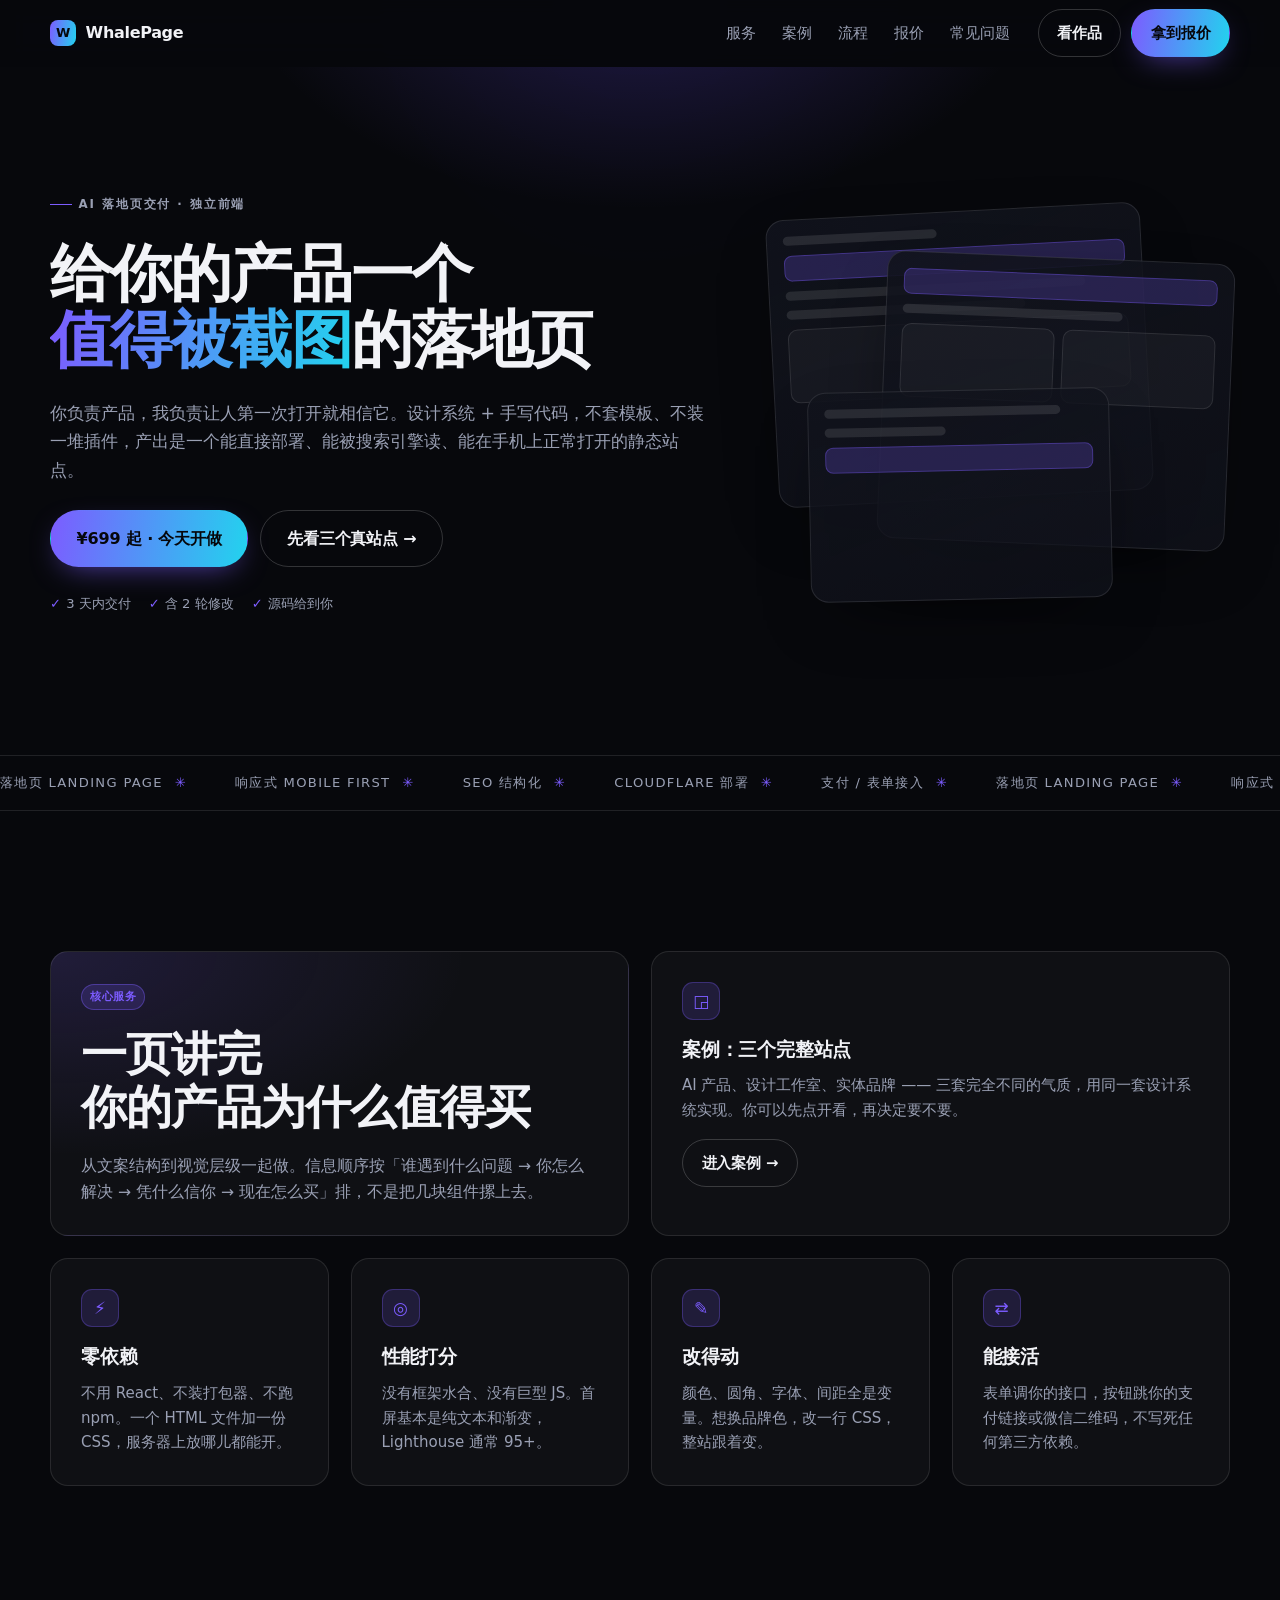
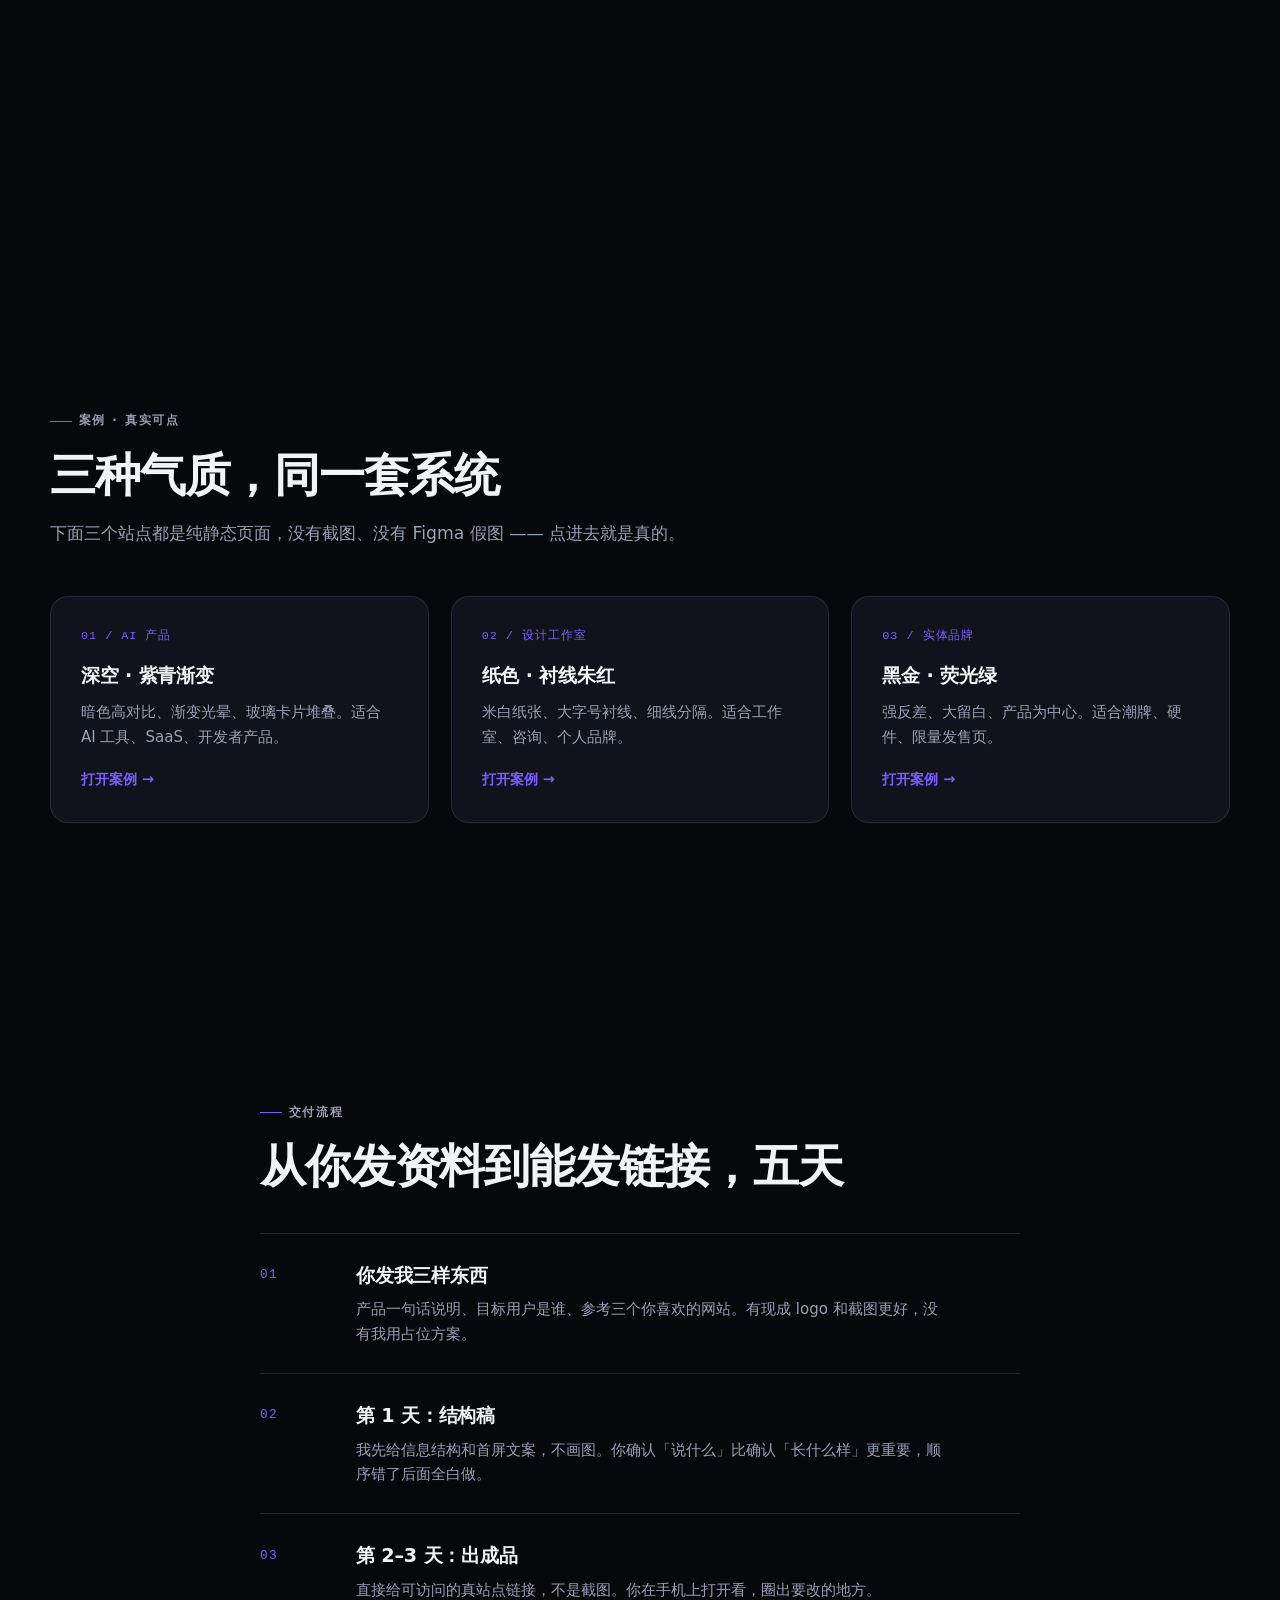
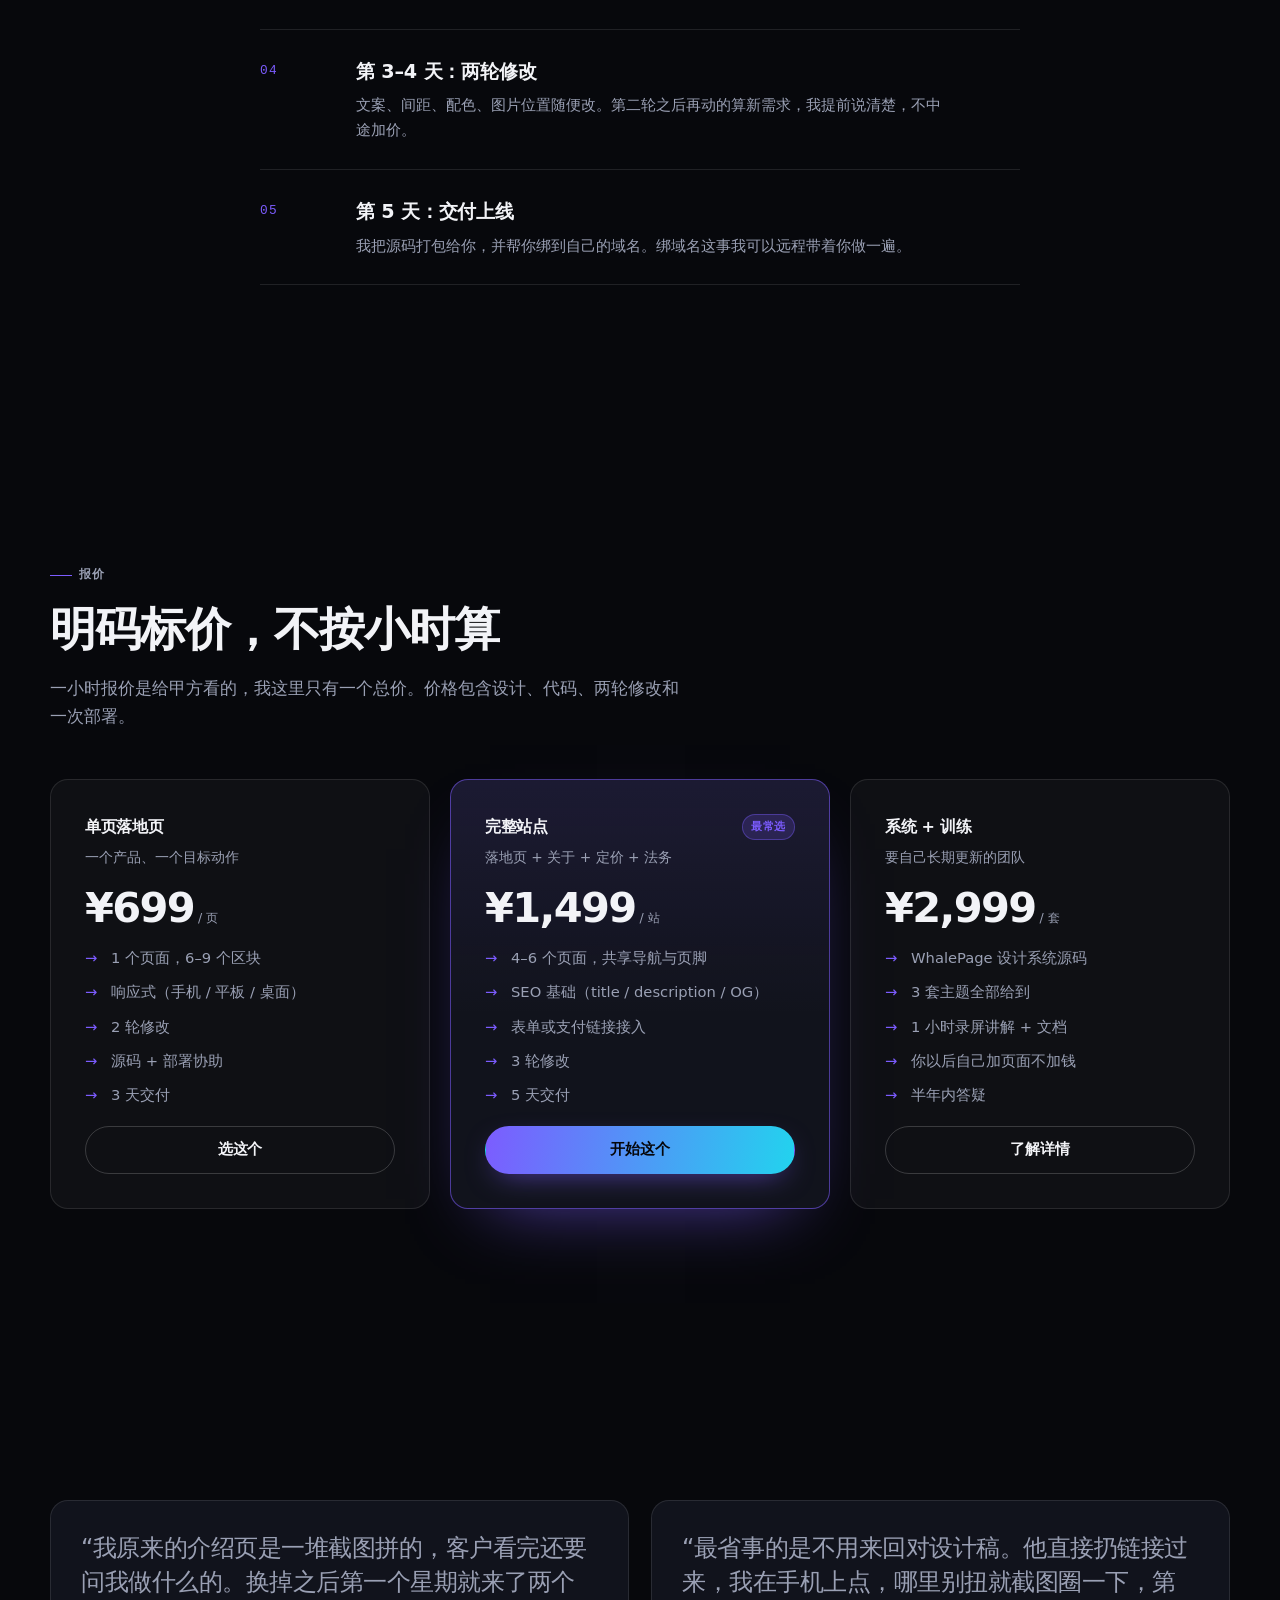
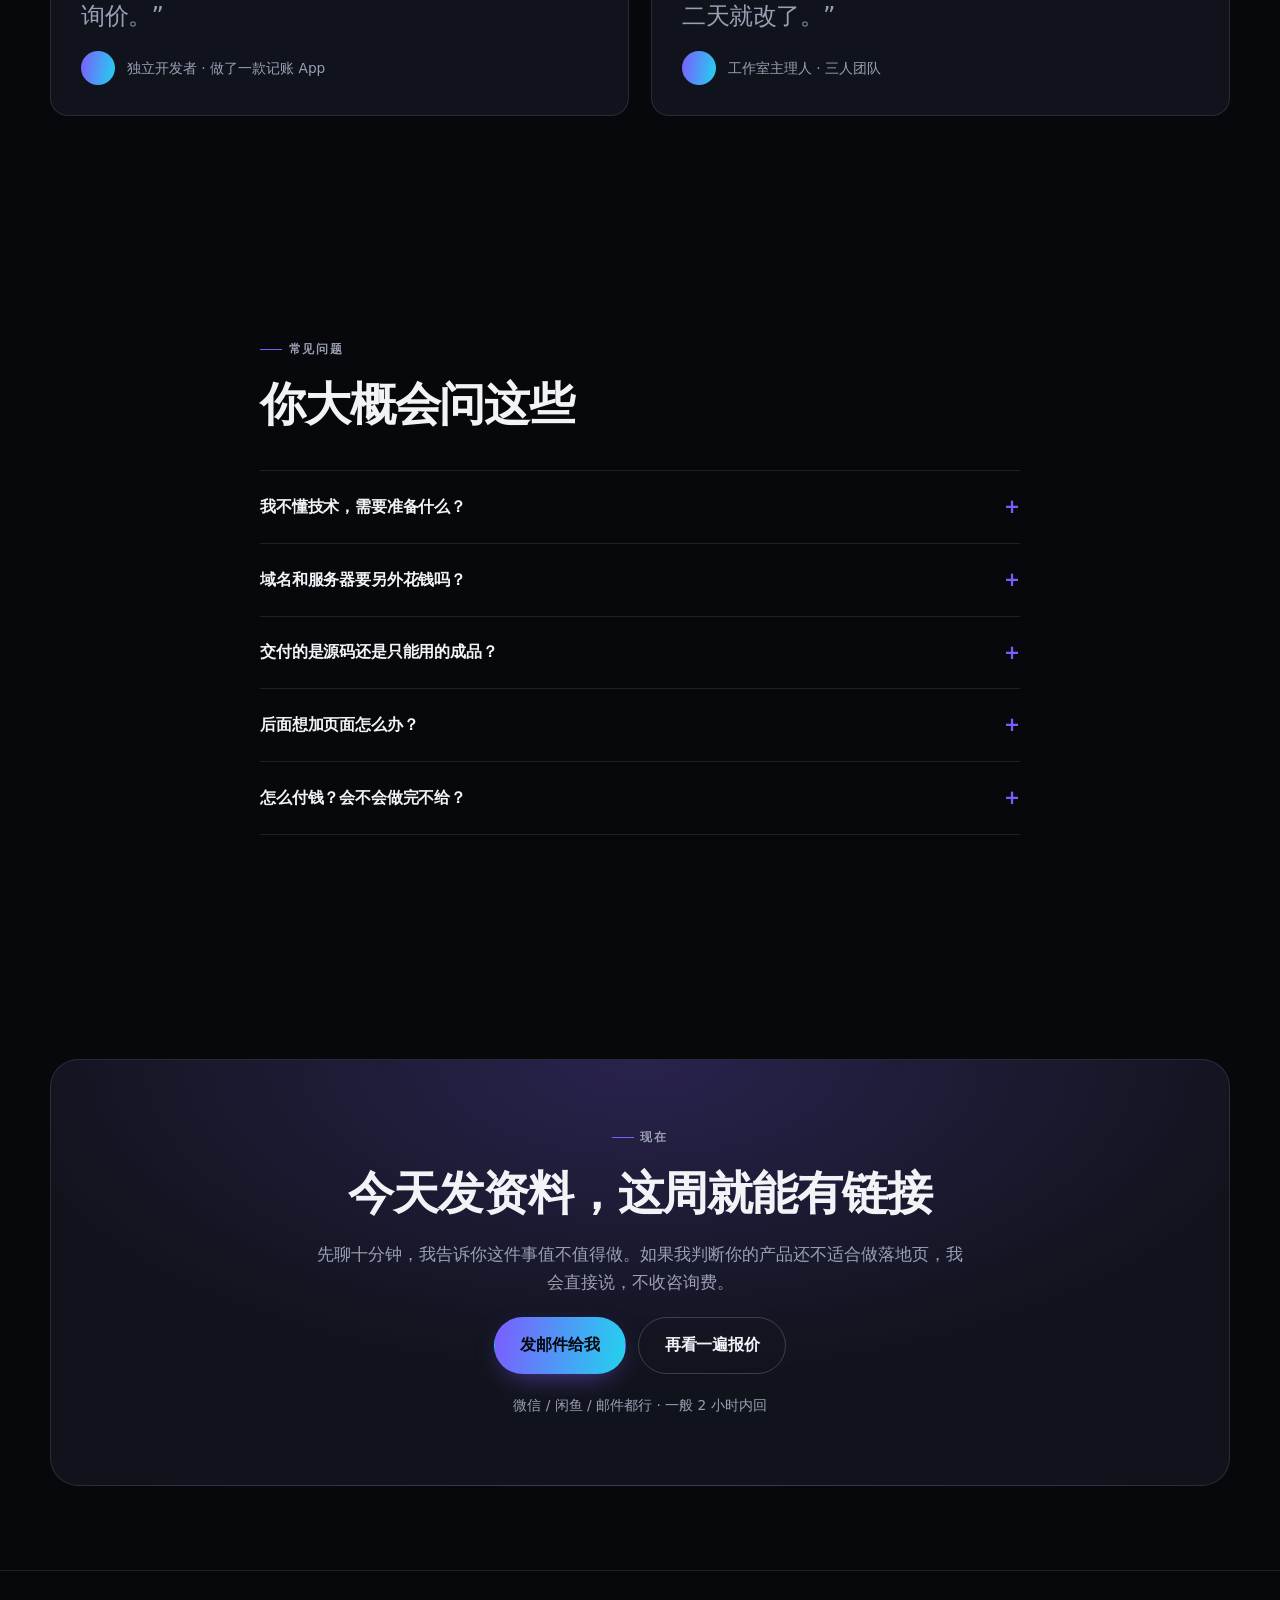
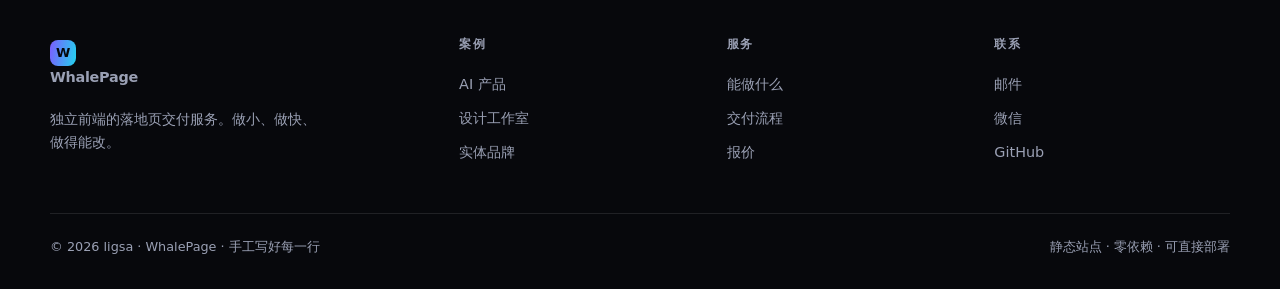
<file: index.html>
<!DOCTYPE html>
<html lang="zh-CN" data-theme="ai">
<head>
<meta charset="UTF-8">
<meta name="viewport" content="width=device-width, initial-scale=1">
<title>ligsa WhalePage — 3 天交付一个值得被截图的落地页</title>
<meta name="description" content="面向独立开发者与小团队的落地页交付服务：3 天上线、响应式、可直接接支付或表单。也可购买 WhalePage Kit 源码自己改。">
<meta name="theme-color" content="#07080c">
<link rel="preconnect" href="https://fonts.googleapis.com">
<link rel="stylesheet" href="assets/kit.css">
</head>
<body class="grain spotlight">

<!-- ============ 顶栏 ============ -->
<header class="site-header">
  <div class="wrap">
    <nav class="nav">
      <a class="logo" href="index.html">
        <span class="logo-mark">W</span>
        WhalePage
      </a>
      <div class="nav-links">
        <a href="#services">服务</a>
        <a href="#cases">案例</a>
        <a href="#process">流程</a>
        <a href="#pricing">报价</a>
        <a href="#faq">常见问题</a>
      </div>
      <div class="nav-cta">
        <a class="btn btn-ghost" href="#cases">看作品</a>
        <a class="btn btn-primary" href="#pricing">拿到报价</a>
      </div>
      <button class="menu-btn" aria-label="打开菜单" aria-expanded="false">
        <span></span><span></span><span></span>
      </button>
    </nav>
  </div>
</header>

<!-- ============ Hero ============ -->
<section class="hero glow-top">
  <div class="wrap hero-grid">
    <div class="hero-copy">
      <span class="eyebrow reveal">AI 落地页交付 · 独立前端</span>
      <h1 class="display reveal">给你的产品一个<br><span class="grad-text">值得被截图</span>的落地页</h1>
      <p class="lead reveal">你负责产品，我负责让人第一次打开就相信它。设计系统 + 手写代码，不套模板、不装一堆插件，产出是一个能直接部署、能被搜索引擎读、能在手机上正常打开的静态站点。</p>
      <div class="hero-actions reveal">
        <a class="btn btn-primary btn-lg" href="#pricing">¥699 起 · 今天开做</a>
        <a class="btn btn-ghost btn-lg" href="#cases">先看三个真站点 →</a>
      </div>
      <div class="hero-note reveal">
        <span>3 天内交付</span>
        <span>含 2 轮修改</span>
        <span>源码给到你</span>
      </div>
    </div>

    <div class="hero-art reveal">
      <div class="stack">
        <div class="stack-card"><div class="stack-inner">
          <div class="mock-row w-45"></div>
          <div class="mock-chip"></div>
          <div class="mock-row w-88"></div>
          <div class="mock-row w-70"></div>
          <div class="mock-block"></div>
        </div></div>
        <div class="stack-card"><div class="stack-inner">
          <div class="mock-chip"></div>
          <div class="mock-row w-70"></div>
          <div class="mock-grid">
            <div class="mock-block"></div>
            <div class="mock-block"></div>
          </div>
        </div></div>
        <div class="stack-card"><div class="stack-inner">
          <div class="mock-row w-88"></div>
          <div class="mock-row w-45"></div>
          <div class="mock-chip"></div>
        </div></div>
      </div>
    </div>
  </div>
</section>

<!-- ============ 跑马灯 ============ -->
<div class="marquee">
  <div class="marquee-track">
    <span class="marquee-item">落地页 Landing Page</span>
    <span class="marquee-item">响应式 Mobile First</span>
    <span class="marquee-item">SEO 结构化</span>
    <span class="marquee-item">Cloudflare 部署</span>
    <span class="marquee-item">支付 / 表单接入</span>
    <span class="marquee-item">落地页 Landing Page</span>
    <span class="marquee-item">响应式 Mobile First</span>
    <span class="marquee-item">SEO 结构化</span>
    <span class="marquee-item">Cloudflare 部署</span>
    <span class="marquee-item">支付 / 表单接入</span>
  </div>
</div>

<!-- ============ 服务 ============ -->
<section id="services">
  <div class="wrap">
    <div class="bento">
      <div class="card card-solid b-span-2 b-feature reveal">
        <div>
          <span class="badge">核心服务</span>
          <h2 class="h2" style="margin-top:18px">一页讲完<br>你的产品为什么值得买</h2>
        </div>
        <p class="lead" style="font-size:.98rem;color:var(--fg-muted)">从文案结构到视觉层级一起做。信息顺序按「谁遇到什么问题 → 你怎么解决 → 凭什么信你 → 现在怎么买」排，不是把几块组件摞上去。</p>
      </div>

      <div class="card b-span-2 reveal">
        <div class="card-icon">◲</div>
        <h3 class="h3">案例：三个完整站点</h3>
        <p>AI 产品、设计工作室、实体品牌 —— 三套完全不同的气质，用同一套设计系统实现。你可以先点开看，再决定要不要。</p>
        <a class="btn btn-ghost" href="#cases" style="margin-top:16px">进入案例 →</a>
      </div>

      <div class="card reveal">
        <div class="card-icon">⚡</div>
        <h3 class="h3">零依赖</h3>
        <p>不用 React、不装打包器、不跑 npm。一个 HTML 文件加一份 CSS，服务器上放哪儿都能开。</p>
      </div>

      <div class="card reveal">
        <div class="card-icon">◎</div>
        <h3 class="h3">性能打分</h3>
        <p>没有框架水合、没有巨型 JS。首屏基本是纯文本和渐变，Lighthouse 通常 95+。</p>
      </div>

      <div class="card reveal">
        <div class="card-icon">✎</div>
        <h3 class="h3">改得动</h3>
        <p>颜色、圆角、字体、间距全是变量。想换品牌色，改一行 CSS，整站跟着变。</p>
      </div>

      <div class="card reveal">
        <div class="card-icon">⇄</div>
        <h3 class="h3">能接活</h3>
        <p>表单调你的接口，按钮跳你的支付链接或微信二维码，不写死任何第三方依赖。</p>
      </div>
    </div>
  </div>
</section>

<!-- ============ 数字 ============ -->
<section class="section-tight">
  <div class="wrap">
    <div class="stats">
      <div class="reveal">
        <div class="stat-value"><span data-count="3" data-suffix="">0</span></div>
        <div class="stat-label">天平均交付周期</div>
      </div>
      <div class="reveal">
        <div class="stat-value"><span data-count="3">0</span></div>
        <div class="stat-label">套可切换主题</div>
      </div>
      <div class="reveal">
        <div class="stat-value"><span data-count="0">0</span><small style="font-size:.4em;color:var(--fg-muted)"> 依赖</small></div>
        <div class="stat-label">除字体外无外部资源</div>
      </div>
      <div class="reveal">
        <div class="stat-value"><span data-count="2">0</span></div>
        <div class="stat-label">轮修改含在报价里</div>
      </div>
    </div>
  </div>
</section>

<!-- ============ 案例 ============ -->
<section id="cases">
  <div class="wrap">
    <div style="display:grid;gap:18px;margin-bottom:clamp(28px,4vw,48px)">
      <span class="eyebrow reveal">案例 · 真实可点</span>
      <h2 class="h2 reveal">三种气质，同一套系统</h2>
      <p class="lead reveal">下面三个站点都是纯静态页面，没有截图、没有 Figma 假图 —— 点进去就是真的。</p>
    </div>

    <div class="grid g-3">
      <a class="card card-solid reveal" href="demos/demo-ai.html">
        <div class="card-num">01 / AI 产品</div>
        <h3 class="h3">深空 · 紫青渐变</h3>
        <p>暗色高对比、渐变光晕、玻璃卡片堆叠。适合 AI 工具、SaaS、开发者产品。</p>
        <div style="display:flex;align-items:center;gap:8px;margin-top:18px;color:var(--accent);font-weight:650;font-size:.9rem">打开案例 →</div>
      </a>
      <a class="card card-solid reveal" href="demos/demo-studio.html">
        <div class="card-num">02 / 设计工作室</div>
        <h3 class="h3">纸色 · 衬线朱红</h3>
        <p>米白纸张、大字号衬线、细线分隔。适合工作室、咨询、个人品牌。</p>
        <div style="display:flex;align-items:center;gap:8px;margin-top:18px;color:var(--accent);font-weight:650;font-size:.9rem">打开案例 →</div>
      </a>
      <a class="card card-solid reveal" href="demos/demo-shop.html">
        <div class="card-num">03 / 实体品牌</div>
        <h3 class="h3">黑金 · 荧光绿</h3>
        <p>强反差、大留白、产品为中心。适合潮牌、硬件、限量发售页。</p>
        <div style="display:flex;align-items:center;gap:8px;margin-top:18px;color:var(--accent);font-weight:650;font-size:.9rem">打开案例 →</div>
      </a>
    </div>
  </div>
</section>

<!-- ============ 流程 ============ -->
<section id="process">
  <div class="wrap narrow">
    <div style="display:grid;gap:18px;margin-bottom:clamp(24px,4vw,40px)">
      <span class="eyebrow reveal">交付流程</span>
      <h2 class="h2 reveal">从你发资料到能发链接，五天</h2>
    </div>
    <div class="steps">
      <div class="step reveal">
        <div class="step-body">
          <h3 class="h3">你发我三样东西</h3>
          <p>产品一句话说明、目标用户是谁、参考三个你喜欢的网站。有现成 logo 和截图更好，没有我用占位方案。</p>
        </div>
      </div>
      <div class="step reveal">
        <div class="step-body">
          <h3 class="h3">第 1 天：结构稿</h3>
          <p>我先给信息结构和首屏文案，不画图。你确认「说什么」比确认「长什么样」更重要，顺序错了后面全白做。</p>
        </div>
      </div>
      <div class="step reveal">
        <div class="step-body">
          <h3 class="h3">第 2–3 天：出成品</h3>
          <p>直接给可访问的真站点链接，不是截图。你在手机上打开看，圈出要改的地方。</p>
        </div>
      </div>
      <div class="step reveal">
        <div class="step-body">
          <h3 class="h3">第 3–4 天：两轮修改</h3>
          <p>文案、间距、配色、图片位置随便改。第二轮之后再动的算新需求，我提前说清楚，不中途加价。</p>
        </div>
      </div>
      <div class="step reveal">
        <div class="step-body">
          <h3 class="h3">第 5 天：交付上线</h3>
          <p>我把源码打包给你，并帮你绑到自己的域名。绑域名这事我可以远程带着你做一遍。</p>
        </div>
      </div>
    </div>
  </div>
</section>

<!-- ============ 报价 ============ -->
<section id="pricing">
  <div class="wrap">
    <div style="display:grid;gap:18px;margin-bottom:clamp(28px,4vw,48px);max-width:640px">
      <span class="eyebrow reveal">报价</span>
      <h2 class="h2 reveal">明码标价，不按小时算</h2>
      <p class="lead reveal">一小时报价是给甲方看的，我这里只有一个总价。价格包含设计、代码、两轮修改和一次部署。</p>
    </div>

    <div class="pricing">
      <div class="plan reveal">
        <div>
          <div class="plan-name">单页落地页</div>
          <p class="small" style="margin-top:6px">一个产品、一个目标动作</p>
        </div>
        <div class="plan-price">¥699<small> / 页</small></div>
        <ul class="plan-list">
          <li>1 个页面，6–9 个区块</li>
          <li>响应式（手机 / 平板 / 桌面）</li>
          <li>2 轮修改</li>
          <li>源码 + 部署协助</li>
          <li>3 天交付</li>
        </ul>
        <a class="btn btn-ghost" href="#contact">选这个</a>
      </div>

      <div class="plan featured reveal">
        <div style="display:flex;justify-content:space-between;align-items:start;gap:12px">
          <div>
            <div class="plan-name">完整站点</div>
            <p class="small" style="margin-top:6px">落地页 + 关于 + 定价 + 法务</p>
          </div>
          <span class="badge">最常选</span>
        </div>
        <div class="plan-price">¥1,499<small> / 站</small></div>
        <ul class="plan-list">
          <li>4–6 个页面，共享导航与页脚</li>
          <li>SEO 基础（title / description / OG）</li>
          <li>表单或支付链接接入</li>
          <li>3 轮修改</li>
          <li>5 天交付</li>
        </ul>
        <a class="btn btn-primary" href="#contact">开始这个</a>
      </div>

      <div class="plan reveal">
        <div>
          <div class="plan-name">系统 + 训练</div>
          <p class="small" style="margin-top:6px">要自己长期更新的团队</p>
        </div>
        <div class="plan-price">¥2,999<small> / 套</small></div>
        <ul class="plan-list">
          <li>WhalePage 设计系统源码</li>
          <li>3 套主题全部给到</li>
          <li>1 小时录屏讲解 + 文档</li>
          <li>你以后自己加页面不加钱</li>
          <li>半年内答疑</li>
        </ul>
        <a class="btn btn-ghost" href="#contact">了解详情</a>
      </div>
    </div>

    <p class="small reveal" style="margin-top:22px;max-width:70ch">不接的活我也说清楚：需要后端数据库、需要做小程序、需要长期维护运营的，我做不了，会直接告诉你并推荐别人。骗一单的钱不值当。</p>
  </div>
</section>

<!-- ============ 评价 ============ -->
<section class="section-tight">
  <div class="wrap">
    <div class="grid g-2">
      <div class="card card-solid quote reveal">
        <p>“我原来的介绍页是一堆截图拼的，客户看完还要问我做什么的。换掉之后第一个星期就来了两个询价。”</p>
        <div class="quote-by"><span class="avatar"></span><span>独立开发者 · 做了一款记账 App</span></div>
      </div>
      <div class="card card-solid quote reveal">
        <p>“最省事的是不用来回对设计稿。他直接扔链接过来，我在手机上点，哪里别扭就截图圈一下，第二天就改了。”</p>
        <div class="quote-by"><span class="avatar"></span><span>工作室主理人 · 三人团队</span></div>
      </div>
    </div>
  </div>
</section>

<!-- ============ FAQ ============ -->
<section id="faq">
  <div class="wrap narrow">
    <div style="display:grid;gap:18px;margin-bottom:clamp(24px,4vw,40px)">
      <span class="eyebrow reveal">常见问题</span>
      <h2 class="h2 reveal">你大概会问这些</h2>
    </div>
    <div class="faq">
      <details class="reveal">
        <summary>我不懂技术，需要准备什么？</summary>
        <div class="faq-body">只需要两样：产品是干什么的（一两句话就行）、你希望访客看完做什么动作（加微信 / 下单 / 留下邮箱）。其他我来问。你不需要懂任何代码，也不需要买设计软件。</div>
      </details>
      <details class="reveal">
        <summary>域名和服务器要另外花钱吗？</summary>
        <div class="faq-body">域名一年几十块，你自己买、写你自己的名字。托管可以用 Cloudflare Pages 的免费额度，静态站基本不会超。这部分钱不进我口袋，我不经手。</div>
      </details>
      <details class="reveal">
        <summary>交付的是源码还是只能用的成品？</summary>
        <div class="faq-body">源码全给你，无加密、无授权限制。想换人接手、想自己改文案，都没问题。我不会在里面留后门或者要求必须挂我的链接。</div>
      </details>
      <details class="reveal">
        <summary>后面想加页面怎么办？</summary>
        <div class="faq-body">小改动（换字、换图、调颜色）我一般顺手就帮你改了，不收钱。加整个新页面按 ¥299/页，或者你买「系统 + 训练」那一档，以后自己加。</div>
      </details>
      <details class="reveal">
        <summary>怎么付钱？会不会做完不给？</summary>
        <div class="faq-body">先付一半开工，看到成品链接满意后再付另一半。中间任何一步你不满意可以停下，已付的部分我按已完成进度结算，剩余退你。闲鱼下单也支持，平台有担保。</div>
      </details>
    </div>
  </div>
</section>

<!-- ============ CTA ============ -->
<section id="contact" class="section-tight">
  <div class="wrap">
    <div class="cta-band reveal">
      <span class="eyebrow">现在</span>
      <h2 class="h2">今天发资料，这周就能有链接</h2>
      <p class="lead" style="text-align:center">先聊十分钟，我告诉你这件事值不值得做。如果我判断你的产品还不适合做落地页，我会直接说，不收咨询费。</p>
      <div class="hero-actions" style="justify-content:center">
        <a class="btn btn-primary btn-lg" href="mailto:2946595207@qq.com">发邮件给我</a>
        <a class="btn btn-ghost btn-lg" href="#pricing">再看一遍报价</a>
      </div>
      <p class="small">微信 / 闲鱼 / 邮件都行 · 一般 2 小时内回</p>
    </div>
  </div>
</section>

<!-- ============ 页脚 ============ -->
<footer class="site-footer">
  <div class="wrap">
    <div class="footer-grid">
      <div class="footer-col">
        <a class="logo" href="index.html" style="margin-bottom:14px"><span class="logo-mark">W</span>WhalePage</a>
        <p class="small" style="max-width:32ch">独立前端的落地页交付服务。做小、做快、做得能改。</p>
      </div>
      <div class="footer-col">
        <h4>案例</h4>
        <a href="demos/demo-ai.html">AI 产品</a>
        <a href="demos/demo-studio.html">设计工作室</a>
        <a href="demos/demo-shop.html">实体品牌</a>
      </div>
      <div class="footer-col">
        <h4>服务</h4>
        <a href="#services">能做什么</a>
        <a href="#process">交付流程</a>
        <a href="#pricing">报价</a>
      </div>
      <div class="footer-col">
        <h4>联系</h4>
        <a href="mailto:2946595207@qq.com">邮件</a>
        <a href="#contact">微信</a>
        <a href="https://github.com/Lightsakuras" target="_blank" rel="noopener">GitHub</a>
      </div>
    </div>
    <div class="footer-bottom">
      <span>© <span data-year>2026</span> ligsa · WhalePage · 手工写好每一行</span>
      <span>静态站点 · 零依赖 · 可直接部署</span>
    </div>
  </div>
</footer>

<script src="assets/kit.js"></script>
</body>
</html>
</file>
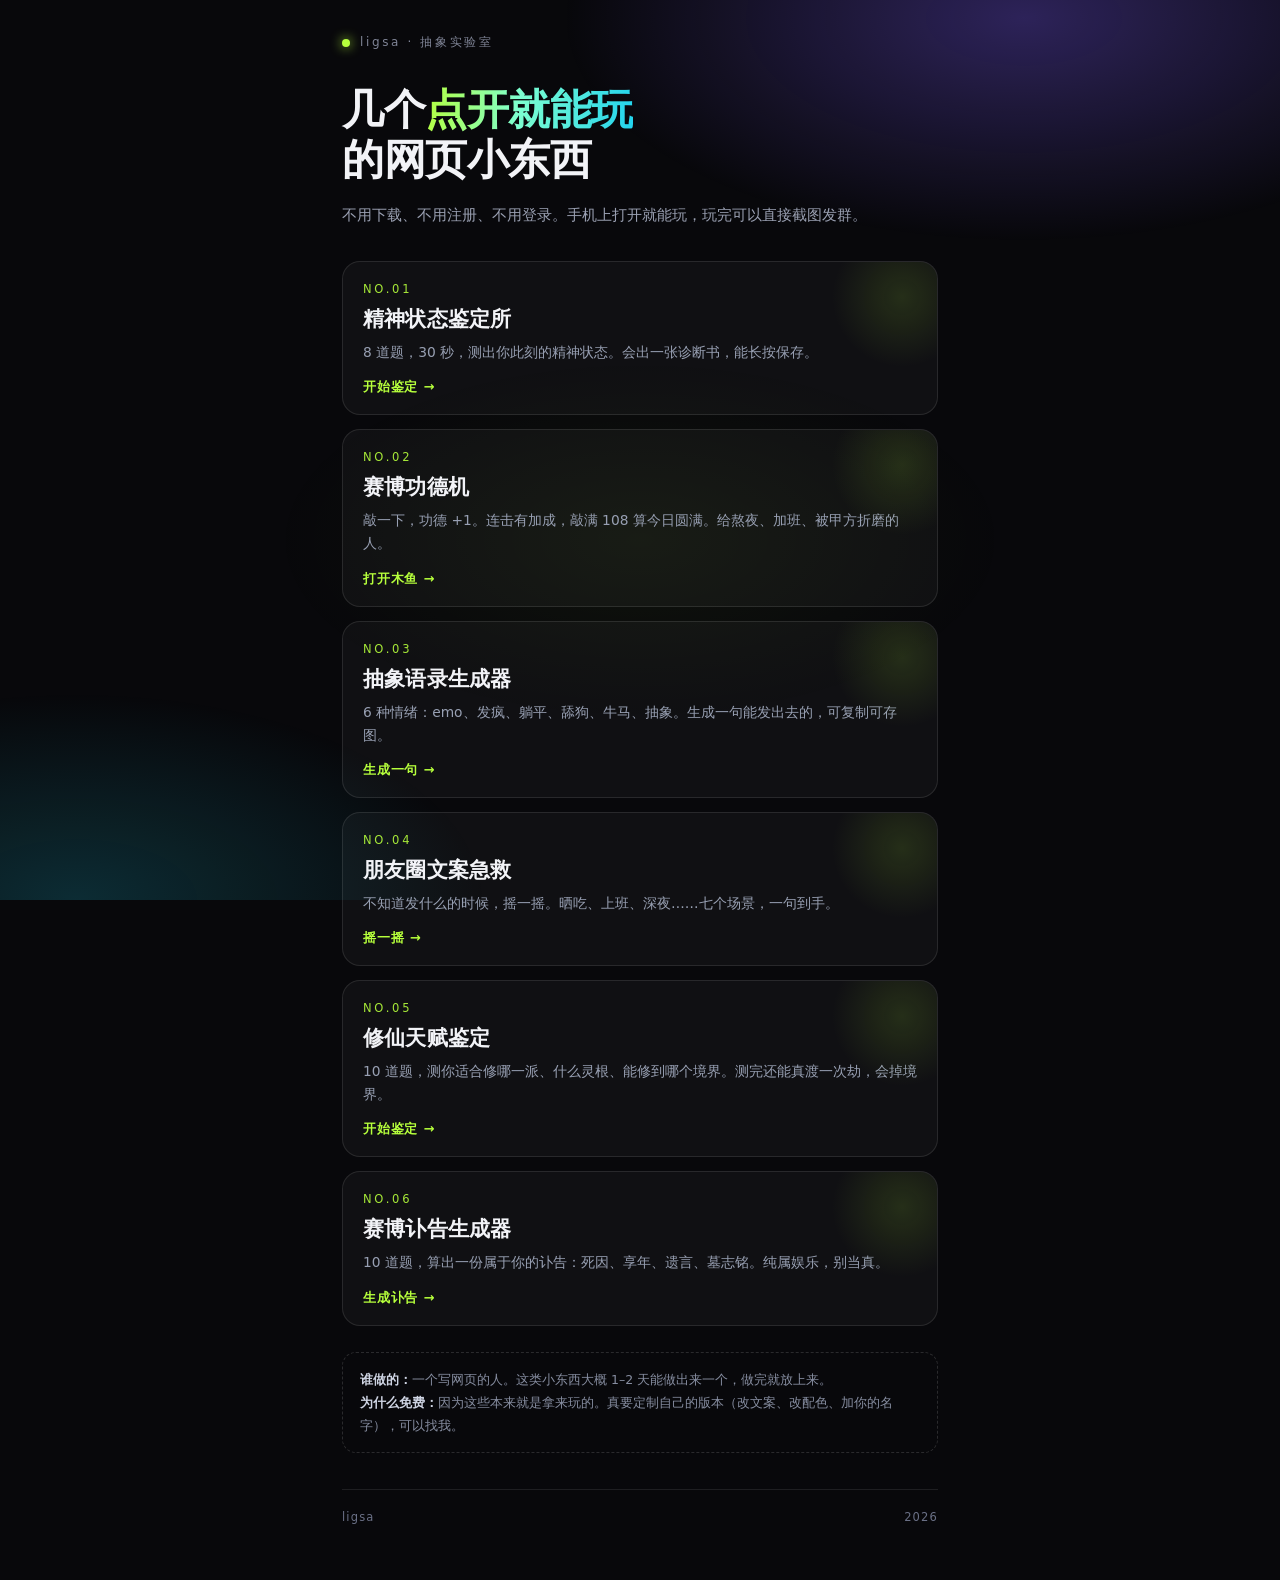
<file: abstract/index.html>
<!DOCTYPE html>
<html lang="zh-CN">
<head>
<meta charset="utf-8">
<meta name="viewport" content="width=device-width,initial-scale=1,viewport-fit=cover">
<title>抽象实验室 · 点开就能玩的破站</title>
<meta name="description" content="几个不用下载、点开就玩的网页小东西。功德机、精神状态鉴定、抽象生成器。">
<meta property="og:title" content="抽象实验室">
<meta property="og:description" content="不用下载，点开就能玩。">
<style>
  *{margin:0;padding:0;box-sizing:border-box;-webkit-tap-highlight-color:transparent}
  body{
    background:#08080b;color:#f2f3f7;min-height:100vh;
    font-family:"PingFang SC","Microsoft YaHei","Noto Sans SC",system-ui,sans-serif;
    overflow-x:hidden;
  }
  body::before{
    content:"";position:fixed;inset:0;pointer-events:none;
    background:radial-gradient(58% 40% at 80% 2%,rgba(124,92,255,.32),transparent 62%),
               radial-gradient(50% 36% at 6% 100%,rgba(34,211,238,.18),transparent 64%),
               radial-gradient(40% 28% at 50% 60%,rgba(182,255,60,.05),transparent 72%);
  }
  .wrap{position:relative;max-width:640px;margin:0 auto;padding:34px 22px 56px}
  .brand{display:flex;align-items:center;gap:10px;font-size:12px;letter-spacing:.22em;color:#7f8496}
  .brand i{width:8px;height:8px;border-radius:50%;background:#b6ff3c;box-shadow:0 0 12px #b6ff3c;display:block}

  h1{margin-top:34px;font-size:clamp(30px,8.4vw,42px);font-weight:800;line-height:1.18;letter-spacing:-.01em}
  h1 em{
    font-style:normal;
    background:linear-gradient(96deg,#b6ff3c,#7dffd0 45%,#22d3ee);
    -webkit-background-clip:text;background-clip:text;color:transparent;
  }
  .lede{margin-top:18px;font-size:15px;line-height:1.8;color:#9aa0b2;max-width:96%}

  .list{margin-top:32px;display:flex;flex-direction:column;gap:14px}
  .item{
    display:block;text-decoration:none;color:inherit;
    border:1px solid rgba(255,255,255,.10);border-radius:18px;padding:20px 20px 18px;
    background:rgba(255,255,255,.035);position:relative;overflow:hidden;
    transition:transform .14s,border-color .18s,background .18s;
  }
  .item::after{
    content:"";position:absolute;right:-40px;top:-40px;width:150px;height:150px;border-radius:50%;
    background:radial-gradient(circle,rgba(182,255,60,.16),transparent 66%);
    opacity:.8;transition:.2s;
  }
  .item:active{transform:scale(.988);background:rgba(182,255,60,.06);border-color:rgba(182,255,60,.42)}
  .item .no{font-size:11.5px;letter-spacing:.24em;color:#b6ff3c;opacity:.9}
  .item h2{margin-top:9px;font-size:21px;font-weight:750;letter-spacing:.01em}
  .item p{margin-top:8px;font-size:13.8px;line-height:1.68;color:#98a0b3}
  .item .go{
    margin-top:14px;display:inline-flex;align-items:center;gap:7px;
    font-size:13px;font-weight:650;color:#b6ff3c;letter-spacing:.06em;
  }
  .item.soon{opacity:.55}
  .item.soon::after{display:none}
  .item.soon .go{color:#7f8496}

  .hint{
    margin-top:26px;border:1px dashed rgba(255,255,255,.14);border-radius:14px;
    padding:15px 17px;font-size:12.5px;line-height:1.85;color:#868da0;
  }
  .hint b{color:#cfd5e4;font-weight:600}
  .foot{
    margin-top:36px;padding-top:20px;border-top:1px solid rgba(255,255,255,.09);
    display:flex;justify-content:space-between;align-items:center;
    font-size:11.5px;color:#6a7086;letter-spacing:.1em;
  }
  .foot a{color:#868da0;text-decoration:none}
</style>
</head>
<body>
<div class="wrap">
  <div class="brand"><i></i><span>ligsa · 抽象实验室</span></div>

  <h1>几个<em>点开就能玩</em><br>的网页小东西</h1>
  <p class="lede">不用下载、不用注册、不用登录。手机上打开就能玩，玩完可以直接截图发群。</p>

  <div class="list">
    <a class="item" href="jingshen/">
      <div class="no">NO.01</div>
      <h2>精神状态鉴定所</h2>
      <p>8 道题，30 秒，测出你此刻的精神状态。会出一张诊断书，能长按保存。</p>
      <span class="go">开始鉴定 →</span>
    </a>

    <a class="item" href="gongde/">
      <div class="no">NO.02</div>
      <h2>赛博功德机</h2>
      <p>敲一下，功德 +1。连击有加成，敲满 108 算今日圆满。给熬夜、加班、被甲方折磨的人。</p>
      <span class="go">打开木鱼 →</span>
    </a>

    <a class="item" href="yulu/">
      <div class="no">NO.03</div>
      <h2>抽象语录生成器</h2>
      <p>6 种情绪：emo、发疯、躺平、舔狗、牛马、抽象。生成一句能发出去的，可复制可存图。</p>
      <span class="go">生成一句 →</span>
    </a>

    <a class="item" href="pyq/">
      <div class="no">NO.04</div>
      <h2>朋友圈文案急救</h2>
      <p>不知道发什么的时候，摇一摇。晒吃、上班、深夜……七个场景，一句到手。</p>
      <span class="go">摇一摇 →</span>
    </a>

    <a class="item" href="xiuxian/">
      <div class="no">NO.05</div>
      <h2>修仙天赋鉴定</h2>
      <p>10 道题，测你适合修哪一派、什么灵根、能修到哪个境界。测完还能真渡一次劫，会掉境界。</p>
      <span class="go">开始鉴定 →</span>
    </a>

    <a class="item" href="gaobie/">
      <div class="no">NO.06</div>
      <h2>赛博讣告生成器</h2>
      <p>10 道题，算出一份属于你的讣告：死因、享年、遗言、墓志铭。纯属娱乐，别当真。</p>
      <span class="go">生成讣告 →</span>
    </a>
  </div>

  <div class="hint">
    <b>谁做的：</b>一个写网页的人。这类小东西大概 1–2 天能做出来一个，做完就放上来。<br>
    <b>为什么免费：</b>因为这些本来就是拿来玩的。真要定制自己的版本（改文案、改配色、加你的名字），可以找我。
  </div>

  <div class="foot">
    <span>ligsa</span>
    <span>2026</span>
  </div>
</div>
</body>
</html>
</file>
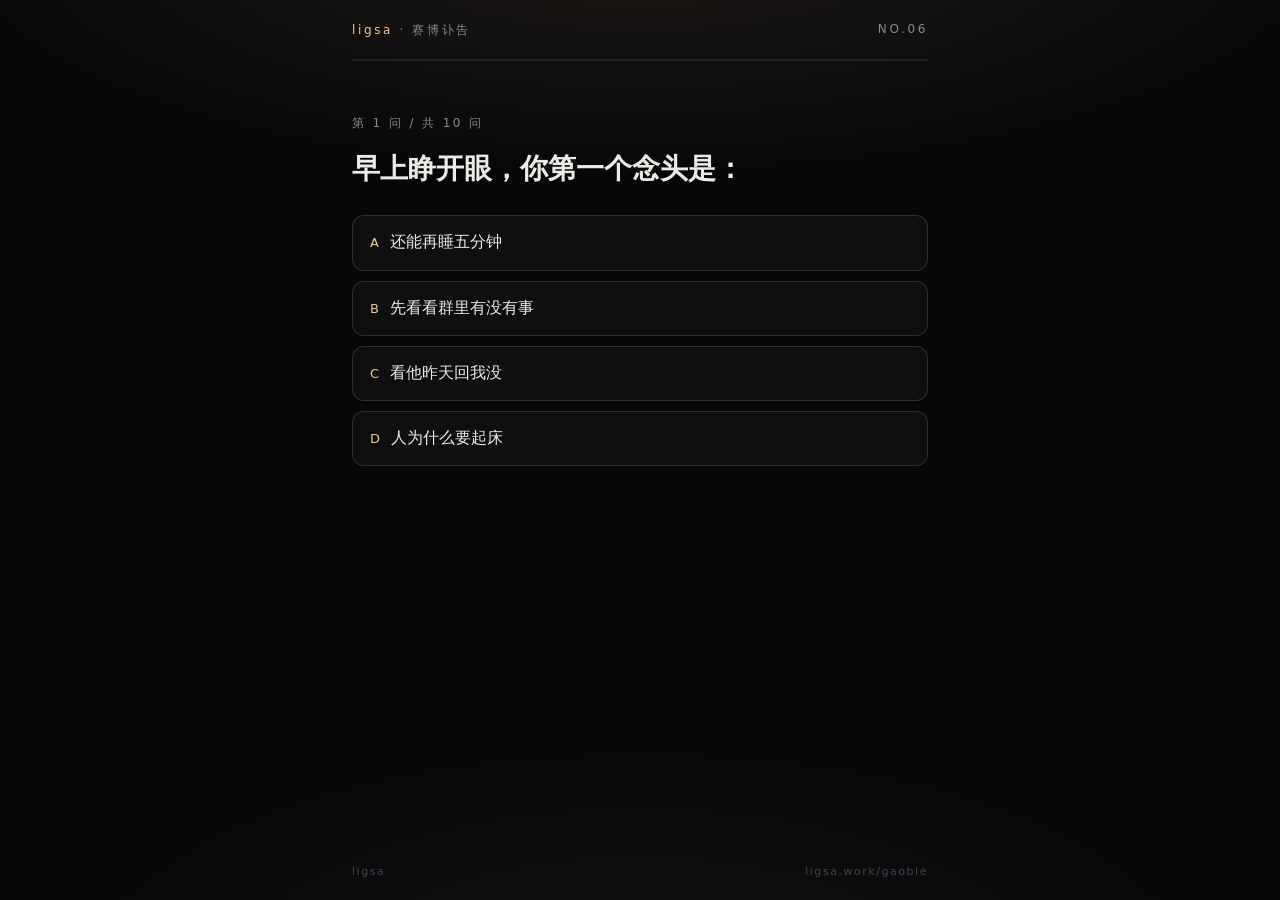
<file: abstract/gaobie/index.html>
<!DOCTYPE html>
<html lang="zh-CN">
<head>
<meta charset="utf-8">
<meta name="viewport" content="width=device-width,initial-scale=1,viewport-fit=cover">
<title>赛博讣告生成器 · ligsa</title>
<meta name="description" content="10 道题，生成一份属于你的赛博讣告。纯属娱乐。">
<style>
  :root{
    --bg:#07070a; --fg:#eceae4; --dim:#8b8a84;
    --ashes:#cfcabf; --stone:#1a1a1f; --line:rgba(207,202,191,.16);
    --candle:#f0c987;
  }
  *{box-sizing:border-box;-webkit-tap-highlight-color:transparent}
  html,body{height:100%}
  body{
    margin:0;background:var(--bg);color:var(--fg);min-height:100vh;
    font-family:"PingFang SC","Microsoft YaHei","Noto Sans SC",system-ui,sans-serif;
    background-image:radial-gradient(90% 45% at 50% -8%,rgba(240,201,135,.10),transparent 62%),
                     radial-gradient(70% 40% at 50% 108%,rgba(255,255,255,.045),transparent 66%);
    background-attachment:fixed;overflow-x:hidden;
  }
  .app{width:100%;max-width:620px;margin:0 auto;padding:22px 22px calc(22px + env(safe-area-inset-bottom));
       display:flex;flex-direction:column;min-height:100vh;overflow-x:hidden}
  .top{display:flex;justify-content:space-between;font-size:12px;letter-spacing:.22em;color:var(--dim)}
  .top b{color:var(--candle);font-weight:400}
  .pbar{height:2px;background:rgba(255,255,255,.07);margin-top:20px;border-radius:2px;overflow:hidden}
  .pbar i{display:block;height:100%;width:0;background:linear-gradient(90deg,#8b8a84,var(--candle));transition:width .35s ease}

  .qwrap{flex:1;display:flex;flex-direction:column;justify-content:flex-start;padding:6vh 0 18px}
  .qno{font-size:12px;letter-spacing:.2em;color:var(--dim);margin-bottom:14px}
  .qtext{font-size:clamp(20px,5.2vw,28px);line-height:1.62;font-weight:800;margin:0 0 24px;text-wrap:balance}
  .opts{display:flex;flex-direction:column;gap:10px}
  .opt{width:100%;text-align:left;background:rgba(255,255,255,.035);border:1px solid var(--line);color:var(--fg);
       border-radius:12px;padding:15px 17px;font:inherit;font-size:15.5px;line-height:1.5;cursor:pointer;
       transition:.16s;display:flex;gap:11px;align-items:flex-start}
  .opt:hover{border-color:rgba(240,201,135,.45);background:rgba(240,201,135,.05)}
  .opt:active{transform:scale(.99)}
  .opt span.k{color:var(--candle);font-size:13px;flex:none;padding-top:2px}
  .opt span:last-child{flex:1;min-width:0}

  /* 结果 */
  .res{display:none;flex-direction:column;padding-top:20px}
  .res.on{display:flex}
  .kick{font-size:12px;letter-spacing:.24em;color:var(--candle);margin-bottom:16px}

  .stone{
    position:relative;border-radius:180px 180px 10px 10px;
    background:linear-gradient(170deg,#24242a,#15151a 58%,#0f0f13);
    border:1px solid rgba(255,255,255,.09);
    padding:46px 26px 34px;text-align:center;
    box-shadow:0 30px 80px rgba(0,0,0,.6), inset 0 1px 0 rgba(255,255,255,.08);
  }
  .stone::before{
    content:"";position:absolute;inset:10px;border-radius:170px 170px 6px 6px;
    border:1px solid rgba(255,255,255,.05);pointer-events:none;
  }
  .rip{font-size:12px;letter-spacing:.5em;color:var(--dim);margin-bottom:16px;padding-left:.5em}
  .name{font-family:"Songti SC","Noto Serif SC","STSong",serif;font-size:clamp(26px,7vw,36px);
        font-weight:700;letter-spacing:.08em;color:#e9e4d8;margin:0}
  .years{margin-top:10px;font-size:13px;letter-spacing:.22em;color:#9c9a92}
  .epi{
    margin:22px auto 0;max-width:92%;
    font-family:"Songti SC","Noto Serif SC","STSong",serif;
    font-size:clamp(15px,4.2vw,18px);line-height:1.9;color:#d5d0c4;
    padding-top:18px;border-top:1px solid rgba(255,255,255,.09);
  }
  .cause{margin-top:18px;font-size:13px;line-height:1.8;color:#8b8a84}

  .grid{display:grid;grid-template-columns:1fr 1fr;gap:10px;margin-top:18px}
  .cell{border:1px solid var(--line);border-radius:12px;padding:12px 14px;background:rgba(255,255,255,.02);min-width:0}
  .cell .k{font-size:11px;letter-spacing:.16em;color:var(--dim);display:block;margin-bottom:6px}
  .cell .v{font-size:15.5px;color:var(--fg);font-weight:700;word-break:break-word}
  .cell.wide{grid-column:1/-1}

  .bar{display:grid;grid-template-columns:1fr auto auto;gap:10px;margin-top:18px}
  .primary{background:linear-gradient(135deg,#f4dcae,var(--candle));color:#241d0c;font-weight:800;font-size:15.5px;
           padding:15px 18px;border:none;border-radius:12px;cursor:pointer}
  .ghost{background:rgba(255,255,255,.05);color:var(--fg);border:1px solid var(--line);font-size:14.5px;
         padding:15px 16px;border-radius:12px;cursor:pointer}
  .primary:active,.ghost:active{transform:scale(.98)}

  .warn{margin-top:16px;font-size:11.5px;line-height:1.9;color:#6f6e69;border-top:1px dashed rgba(255,255,255,.1);padding-top:14px}
  .foot{margin-top:14px;display:flex;justify-content:space-between;font-size:11px;color:#46454a;letter-spacing:.14em}

  .toast{position:fixed;left:50%;bottom:96px;transform:translate(-50%,12px);background:rgba(20,20,24,.96);
         color:var(--candle);border:1px solid var(--line);padding:11px 20px;border-radius:999px;font-size:14px;
         opacity:0;pointer-events:none;transition:.24s;z-index:20}
  .toast.on{opacity:1;transform:translate(-50%,0)}
  .shot{position:fixed;inset:0;background:rgba(3,3,5,.96);display:none;flex-direction:column;align-items:center;
        justify-content:center;gap:14px;padding:18px;z-index:30}
  .shot.on{display:flex}
  .shot img{max-width:100%;max-height:70vh;border-radius:10px;box-shadow:0 24px 70px rgba(0,0,0,.75)}
  .shot p{margin:0;font-size:12.5px;color:var(--dim);text-align:center;line-height:1.7}
  .shot .row{display:flex;gap:10px}
</style>
</head>
<body>
<div class="app">
  <div class="top"><span><b>ligsa</b> · 赛博讣告</span><span>NO.06</span></div>
  <div class="pbar" id="pbar"><i id="pbarIn"></i></div>

  <div class="qwrap" id="qwrap">
    <div class="qno" id="qno">第一问 / 共 10 问</div>
    <h1 class="qtext" id="qtext">加载中</h1>
    <div class="opts" id="opts"></div>
  </div>

  <div class="res" id="res">
    <div class="kick" id="rKick">讣告已生成</div>

    <div class="stone">
      <div class="rip">R . I . P .</div>
      <h1 class="name" id="rName">一位网友</h1>
      <div class="years" id="rYears">1999 — 2031</div>
      <div class="epi" id="rEpi"></div>
      <div class="cause" id="rCause"></div>
    </div>

    <div class="grid">
      <div class="cell"><span class="k">死 因 类 型</span><span class="v" id="rType">—</span></div>
      <div class="cell"><span class="k">享 年</span><span class="v" id="rAge">—</span></div>
      <div class="cell"><span class="k">遗 言</span><span class="v" id="rWord">—</span></div>
      <div class="cell"><span class="k">稀 有 度</span><span class="v" id="rRare">—</span></div>
      <div class="cell wide"><span class="k">出 席 葬 礼 的 人 数</span><span class="v" id="rPeople">—</span></div>
    </div>

    <div class="bar">
      <button class="primary" id="again">重新投胎</button>
      <button class="ghost" id="copy">复制</button>
      <button class="ghost" id="save">存图</button>
    </div>

    <div class="warn">
      本页面是纯娱乐产物，不预测任何真实事件，也不带任何诅咒。<br>
      如果最近真的很难受，那一句话比这个页面有用：打 12356，或者找个活人说说话。
    </div>
  </div>

  <div class="foot"><span>ligsa</span><span>ligsa.work/gaobie</span></div>
</div>

<div class="toast" id="toast"></div>
<div class="shot" id="shot">
  <p>长按图片保存到相册<br>或者点下面按钮下载</p>
  <img id="shotImg" alt="赛博讣告">
  <div class="row">
    <button class="primary" id="dl">下载图片</button>
    <button class="ghost" id="closeShot">关闭</button>
  </div>
</div>

<script>
(function(){
  var NAME = '';
  var QS = [
    { q:'早上睁开眼，你第一个念头是：',
      o:[ ['还能再睡五分钟','juan'], ['先看看群里有没有事','she'], ['看他昨天回我没','xin'], ['人为什么要起床','chou'] ] },
    { q:'你手机相册里最多的是：',
      o:[ ['工作群截图','juan'], ['别人的朋友圈','she'], ['表情包','chou'], ['聊天记录','xin'] ] },
    { q:'周五晚上十点，你在：',
      o:[ ['还在改东西','juan'], ['在酒局上装开心','she'], ['一个人看剧','xin'], ['已经刷了四小时短视频','chou'] ] },
    { q:'你最常说的谎是：',
      o:[ ['马上就好','juan'], ['我在忙','she'], ['我没事','xin'], ['明天开始','chou'] ] },
    { q:'你的医保卡：',
      o:[ ['在抽屉里，一直没空用','juan'], ['借给同事了','she'], ['不敢查余额','xin'], ['已经找不到了','chou'] ] },
    { q:'你上一次情绪崩掉，是因为：',
      o:[ ['一个改不完的需求','juan'], ['一句「你变了」','xin'], ['一只猫的视频','chou'], ['年会上没抽到奖','she'] ] },
    { q:'如果要跟这个世界告别，你会：',
      o:[ ['先把文档交接完','juan'], ['发一条朋友圈','she'], ['什么都不说','xin'], ['留一个谜语','chou'] ] },
    { q:'你希望骨灰被：',
      o:[ ['撒在公司楼下，方便打卡','juan'], ['撒在群里，让大家刷到','she'], ['做成戒指','xin'], ['分装成 108 份','chou'] ] },
    { q:'你的葬礼上最可能出现的一幕：',
      o:[ ['领导说「他真的很敬业」','juan'], ['有人拍照发朋友圈','she'], ['前任没有来','xin'], ['大家终于笑出了声','chou'] ] },
    { q:'最后一个问题：你怕死吗？',
      o:[ ['怕，我还有活没干完','juan'], ['怕，怕没人来','she'], ['不怕，我早就想休息了','xin'], ['死是什么，能吃吗','chou'] ] }
  ];

  var TYPES = {
    juan:{ n:'过劳型', icon:'▮',
      cause:['被自己的第 37 版方案熬死在凌晨三点','连续九天没睡够，被周一吓死','为了赶一个「不急」的需求，赶没了','在会上一句话没说，气竭而亡'],
      word:['再给我五分钟就好','那个需求……改完了吗','我先走了，文档在共享盘','记得帮我把工位收拾一下'],
      epi:['此处长眠一位执行力很强的人。<br>他从不迟到，包括这一次。',
           '他把所有事都做完了，<br>除了活着。',
           '生前最常说「马上好」。<br>现在他终于好了。'] },
    she:{ n:'社死型', icon:'◍',
      cause:['在工作大群发错一条消息，社死三天后心力衰竭','在年会上被点名表演，当场去世','把吐槽领导的话发给了领导本人，抢救无效','朋友圈忘了分组，被亲戚围观后气绝'],
      word:['那条不是我发的','我可以解释','求你们别截图','把那条删了，谢谢'],
      epi:['死因：手滑。<br>享年：手滑那年。',
           '他一生谨慎，<br>只在最后那条消息上手滑了一次。',
           '朋友圈设置了三天可见。<br>现在永久可见了。'] },
    xin:{ n:'心碎型', icon:'◌',
      cause:['看到喜欢的人官宣，心脏停摆','收到前任的婚礼请柬，当场气绝','等一条消息等了三年，等到最后一条','把「我们」改成「我」，然后没再改回来'],
      word:['我祝福你，真的','我没事，你去吧','其实我早就知道了','别删我微信'],
      epi:['活着的时候没说出的话，<br>刻在这里也还是没写。',
           '他等了一辈子，<br>只等到一条「在吗」。',
           '此处没有遗憾，<br>只有一段没发出去的草稿。'] },
    chou:{ n:'抽象型', icon:'✦',
      cause:['洗澡时想到一个绝妙的笑话，笑到呛水','睡前决定再刷五分钟，刷到天亮，被太阳晒死','点了一份外卖，被自己的选择香到昏厥','在深夜认真思考人生，人生先熬不住'],
      word:['你听我说完，真的很好笑','这个梗你们不懂','别哭了，我死得挺轻松的','帮我把那个表情包发出去'],
      epi:['它真的很好笑。<br>可惜没人听完。',
           '一个把日子过成段子的人，<br>最后一次也成了段子。',
           '死因离谱，<br>生因更离谱。'] }
  };

  var CURLY = ['万中无一','仅此一份','不太常见','挺普通的'];
  var cur=0, dim={juan:0,she:0,xin:0,chou:0}, age=0, T='juan', epiTxt='';
  var $ = function(i){ return document.getElementById(i); };
  function say(t){ var e=$('toast'); e.textContent=t; e.classList.add('on'); clearTimeout(say._t); say._t=setTimeout(function(){e.classList.remove('on')},1600); }
  function pick(a){ return a[Math.floor(Math.random()*a.length)]; }

  function renderQ(){
    var q = QS[cur];
    $('qno').textContent = '第 ' + (cur+1) + ' 问 / 共 ' + QS.length + ' 问';
    $('qtext').textContent = q.q;
    $('pbarIn').style.width = (cur/QS.length*100)+'%';
    var box=$('opts'); box.innerHTML='';
    q.o.forEach(function(o,i){
      var b=document.createElement('button');
      b.className='opt';
      b.innerHTML='<span class="k">'+'ABCD'[i]+'</span><span>'+o[0]+'</span>';
      b.onclick=function(){
        dim[o[1]]++;
        cur++;
        if (cur>=QS.length) finish(); else renderQ();
      };
      box.appendChild(b);
    });
  }

  function finish(){
    $('pbarIn').style.width='100%';
    var best='chou', bv=-1;
    Object.keys(dim).forEach(function(k){ if (dim[k]>bv){ bv=dim[k]; best=k; } });
    T = best;
    var t = TYPES[T];
    age = 26 + Math.floor(Math.random()*24);
    epiTxt = pick(t.epi);
    var birth = 2026 - age;
    $('qwrap').style.display='none';
    $('res').classList.add('on');
    $('rName').textContent = NAME || '一位网友';
    $('rYears').textContent = birth + ' — 2026';
    $('rEpi').innerHTML = epiTxt;
    $('rCause').innerHTML = '死因：' + pick(t.cause);
    $('rType').textContent = t.n;
    $('rAge').textContent = age + ' 岁';
    $('rWord').textContent = '「' + pick(t.word) + '」';
    var total = dim.juan+dim.she+dim.xin+dim.chou;
    $('rRare').textContent = bv >= 7 ? CURLY[0] : bv >= 5 ? CURLY[1] : bv >= 3 ? CURLY[2] : CURLY[3];
    $('rPeople').textContent = (Math.max(0, Math.round((bv - 2) * 6 + Math.random()*8))) + ' 人（其中 ' + Math.max(0, bv-2) + ' 个是真心的）';
    $('rKick').textContent = '讣告已生成 · 共 ' + total + ' 题作答';
    document.title = t.n + ' · 赛博讣告 · ligsa';
    window.scrollTo({top:0,behavior:'smooth'});
  }

  $('again').onclick=function(){
    cur=0; dim={juan:0,she:0,xin:0,chou:0};
    $('res').classList.remove('on'); $('qwrap').style.display='flex';
    renderQ(); window.scrollTo({top:0,behavior:'instant'});
  };

  function summary(){
    return '我的赛博讣告：\n' + $('rName').textContent + '\n' + $('rYears').textContent +
      '\n死因：' + $('rCause').textContent.replace('死因：','') +
      '\n墓志铭：' + epiTxt.replace(/<br>/g,' ').replace(/<[^>]+>/g,'') +
      '\n遗言：' + $('rWord').textContent +
      '\n\n生成你的 → ligsa.work/gaobie';
  }
  function fb(txt,cb){ var ta=document.createElement('textarea'); ta.value=txt; ta.style.position='fixed'; ta.style.opacity='0';
    document.body.appendChild(ta); ta.select(); try{ document.execCommand('copy'); cb(); }catch(e){ say('复制失败，请长按选择'); } document.body.removeChild(ta); }
  $('copy').onclick=function(){ var t=summary();
    if (navigator.clipboard && navigator.clipboard.writeText) navigator.clipboard.writeText(t).then(function(){say('已复制')},function(){fb(t,function(){say('已复制')})});
    else fb(t, function(){say('已复制')}); };

  // ---- 出图 ----
  var W=1080, H=1440;
  function makeImage(){
    var c=document.createElement('canvas'); c.width=W; c.height=H;
    var x=c.getContext('2d');
    var g=x.createLinearGradient(0,0,W,H); g.addColorStop(0,'#0a0a0d'); g.addColorStop(1,'#050507');
    x.fillStyle=g; x.fillRect(0,0,W,H);
    var rg=x.createRadialGradient(W/2,180,0,W/2,180,W*1.1);
    rg.addColorStop(0,'rgba(240,201,135,.13)'); rg.addColorStop(1,'rgba(240,201,135,0)');
    x.fillStyle=rg; x.fillRect(0,0,W,H*.75);

    x.fillStyle='#8b8a84'; x.font='400 30px "Songti SC",serif';
    x.textAlign='center';
    x.fillText('R  .  I  .  P  .', W/2, 168);

    // 墓碑
    // 先算行数，墓碑高度随墓志铭变
    var plain0 = epiTxt.replace(/<br>/g,'\n').replace(/<[^>]+>/g,'');
    var lines0 = plain0.split('\n');
    var causeY = 296 + lines0.length*54 + 30;
    var bw=740, bx=(W-bw)/2, by=250, bh=causeY+86, r=170;
    x.save();
    var sg=x.createLinearGradient(bx,by,bx+bw,by+bh);
    sg.addColorStop(0,'#26262c'); sg.addColorStop(.6,'#16161b'); sg.addColorStop(1,'#101014');
    x.fillStyle=sg;
    x.beginPath();
    x.moveTo(bx, by+bh); x.lineTo(bx, by+r);
    x.quadraticCurveTo(bx, by, bx+r, by);
    x.lineTo(bx+bw-r, by);
    x.quadraticCurveTo(bx+bw, by, bx+bw, by+r);
    x.lineTo(bx+bw, by+bh);
    x.closePath(); x.fill();
    x.strokeStyle='rgba(255,255,255,.10)'; x.lineWidth=2; x.stroke();
    x.restore();

    // 名字
    x.fillStyle='#eae5d8'; x.font='700 60px "Songti SC","Noto Serif SC",serif';
    x.fillText($('rName').textContent, W/2, by+138);
    x.fillStyle='#9c9a92'; x.font='400 27px "Songti SC",serif';
    x.fillText($('rYears').textContent, W/2, by+190);

    // 分隔线
    x.strokeStyle='rgba(255,255,255,.10)'; x.lineWidth=1;
    x.beginPath(); x.moveTo(bx+80, by+232); x.lineTo(bx+bw-80, by+232); x.stroke();

    // 墓志铭（折行）
    x.fillStyle='#d8d3c6'; x.font='400 33px "Songti SC",serif';
    var plain = epiTxt.replace(/<br>/g,'\n').replace(/<[^>]+>/g,'');
    var lines = plain.split('\n');
    for (var i=0;i<lines.length;i++) x.fillText(lines[i], W/2, by+296+i*54);

    // 死因
    x.fillStyle='#8b8a84'; x.font='400 25px "PingFang SC",sans-serif';
    var cause = $('rCause').textContent.replace('死因：','');
    x.fillText('死因：' + cause.slice(0,20), W/2, by+causeY);

    // 中部推广位
    x.strokeStyle='rgba(240,201,135,.20)'; x.lineWidth=2;
    x.strokeRect(W/2-260, H-520, 520, 210);
    x.fillStyle='#6f6e69'; x.font='400 24px "PingFang SC",sans-serif';
    x.fillText('你也可以有一个', W/2, H-460);
    x.fillStyle='#f0c987'; x.font='700 44px "PingFang SC",sans-serif';
    x.fillText('ligsa.work/gaobie', W/2, H-396);
    x.fillStyle='#575652'; x.font='400 22px "PingFang SC",sans-serif';
    x.fillText('10 道题，一份赛博讣告', W/2, H-346);

    // 底部信息
    x.fillStyle='#5c5b57'; x.font='400 24px "PingFang SC",sans-serif';
    x.fillText($('rType').textContent + ' · 享年 ' + $('rAge').textContent, W/2, H-110);
    x.textAlign='left';
    return c.toDataURL('image/png');
  }

  var lastUrl='';
  $('save').onclick=function(){ lastUrl=makeImage(); $('shotImg').src=lastUrl; $('shot').classList.add('on'); };
  $('closeShot').onclick=function(){ $('shot').classList.remove('on'); };
  $('dl').onclick=function(){ var a=document.createElement('a'); a.href=lastUrl||makeImage(); a.download='ligsa-gaobie-'+Date.now()+'.png'; a.click(); say('已保存'); };

  renderQ();
})();
</script>
</body>
</html>
</file>
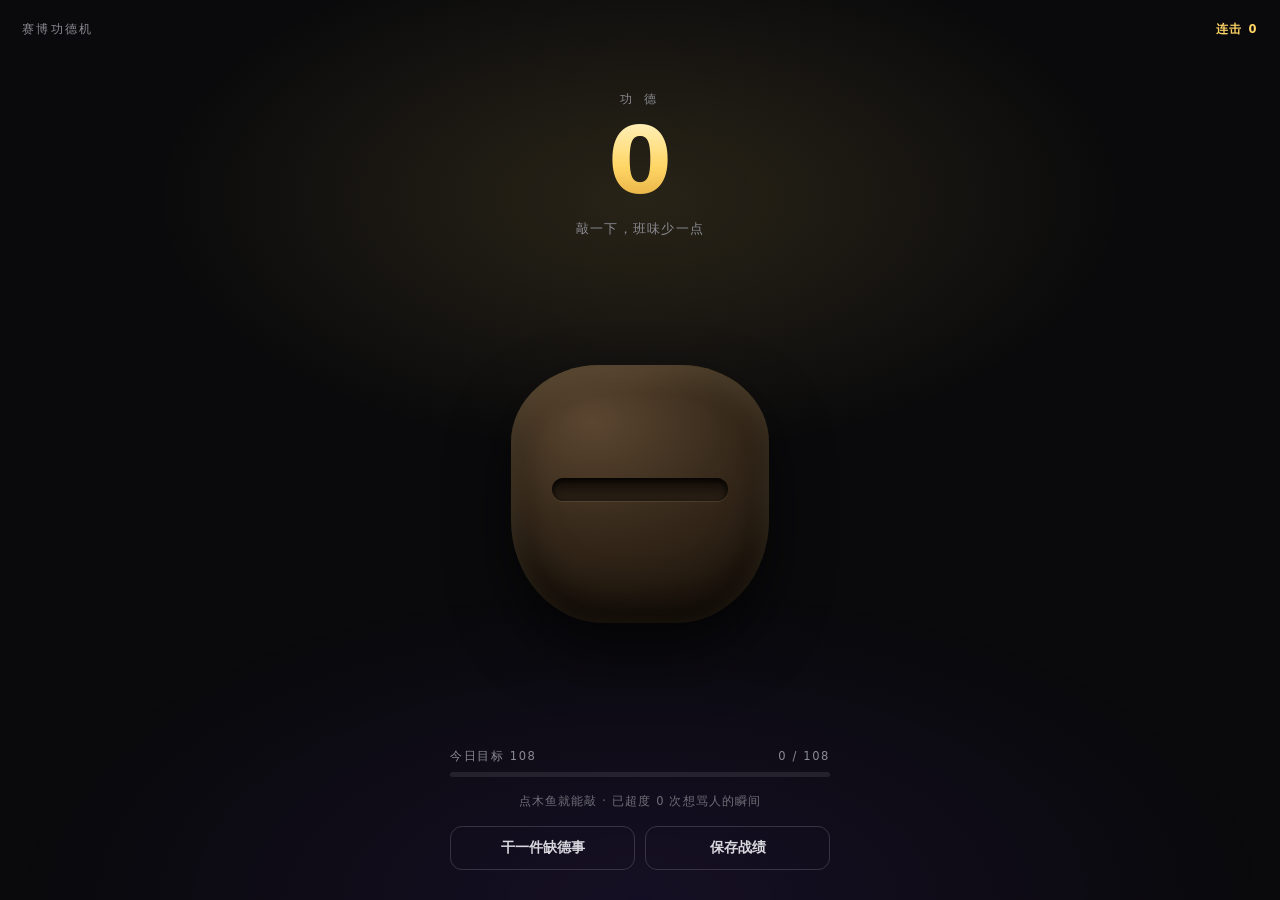
<file: abstract/gongde/index.html>
<!DOCTYPE html>
<html lang="zh-CN">
<head>
<meta charset="utf-8">
<meta name="viewport" content="width=device-width,initial-scale=1,viewport-fit=cover">
<title>赛博功德机 · 敲一下，班味少一点</title>
<meta name="description" content="敲一下功德 +1。不用下载，点开就敲。">
<style>
  *{margin:0;padding:0;box-sizing:border-box;-webkit-tap-highlight-color:transparent;user-select:none}
  html,body{height:100%}
  body{
    background:#0a0a0c;color:#f2f2f2;overflow:hidden;
    font-family:"PingFang SC","Microsoft YaHei","Noto Sans SC",system-ui,sans-serif;
    display:flex;flex-direction:column;align-items:center;
  }
  body::before{
    content:"";position:fixed;inset:0;pointer-events:none;
    background:radial-gradient(60% 45% at 50% 22%,rgba(255,214,102,.13),transparent 65%),
               radial-gradient(70% 50% at 50% 100%,rgba(120,60,255,.10),transparent 70%);
  }
  .top{
    position:relative;z-index:2;width:100%;padding:22px 22px 0;
    display:flex;align-items:center;justify-content:space-between;
    font-size:11.5px;letter-spacing:.2em;color:#8a8a92;
  }
  .top b{color:#ffd666;letter-spacing:.14em}

  .count{
    position:relative;z-index:2;margin-top:6vh;text-align:center;
  }
  .lab{font-size:12px;letter-spacing:.34em;color:#8a8a92}
  .num{
    margin-top:8px;font-size:clamp(64px,20vw,92px);font-weight:800;line-height:1;
    font-variant-numeric:tabular-nums;
    background:linear-gradient(180deg,#fff3c4,#ffd666 55%,#e0a63c);
    -webkit-background-clip:text;background-clip:text;color:transparent;
    transition:transform .06s;
  }
  .num.hit{transform:scale(1.06)}
  .sub{margin-top:12px;font-size:13px;color:#8a8a92;letter-spacing:.1em;height:18px}

  .stage{
    position:relative;z-index:2;flex:1;width:100%;
    display:flex;align-items:center;justify-content:center;
  }
  .fish{
    position:relative;width:min(62vw,258px);aspect-ratio:1;
    border-radius:34% 34% 36% 36%/30% 30% 40% 40%;
    background:
      radial-gradient(120% 90% at 32% 22%,#5b4630 0%,#3a2c1d 42%,#241a10 78%,#1a120a 100%);
    box-shadow:
      inset 0 10px 26px rgba(255,222,160,.16),
      inset 0 -18px 40px rgba(0,0,0,.65),
      0 30px 60px rgba(0,0,0,.6);
    cursor:pointer;transition:transform .07s ease;
    display:flex;align-items:center;justify-content:center;
  }
  .fish::after{
    content:"";position:absolute;left:16%;right:16%;top:44%;height:9%;
    border-radius:99px;
    background:linear-gradient(180deg,#120c07,#2c2116);
    box-shadow:inset 0 2px 6px rgba(0,0,0,.9),0 1px 0 rgba(255,222,160,.10);
  }
  .fish:active{transform:scale(.965)}
  .fish.pulse{animation:pulse .22s ease}
  @keyframes pulse{0%{transform:scale(1)}45%{transform:scale(.955)}100%{transform:scale(1)}}

  .ring{
    position:absolute;left:50%;top:50%;width:20px;height:20px;margin:-10px 0 0 -10px;
    border:2px solid rgba(255,214,102,.75);border-radius:50%;pointer-events:none;
    animation:ring .7s ease-out forwards;
  }
  @keyframes ring{to{width:280px;height:280px;margin:-140px 0 0 -140px;opacity:0;border-width:1px}}

  .float{
    position:absolute;left:50%;top:38%;pointer-events:none;
    font-size:16px;font-weight:700;color:#ffd666;opacity:0;
    transform:translateX(-50%);animation:fl .8s ease-out forwards;white-space:nowrap;
  }
  @keyframes fl{0%{opacity:1;transform:translate(-50%,0)}100%{opacity:0;transform:translate(-50%,-64px)}}

  .bottom{
    position:relative;z-index:2;width:100%;padding:0 22px 30px;display:flex;flex-direction:column;align-items:center;gap:14px;
  }
  .goal{width:100%;max-width:380px}
  .goal-t{display:flex;justify-content:space-between;font-size:11.5px;color:#8a8a92;letter-spacing:.14em;margin-bottom:8px}
  .track{height:5px;border-radius:99px;background:rgba(255,255,255,.09);overflow:hidden}
  .track span{display:block;height:100%;width:0;border-radius:99px;background:linear-gradient(90deg,#ffd666,#ffeeb0);transition:width .25s}
  .tips{font-size:11.5px;color:#6f6f78;letter-spacing:.1em;text-align:center;line-height:1.8}
  .row{display:flex;gap:10px;width:100%;max-width:380px}
  .b{
    flex:1;font-family:inherit;font-size:13.5px;font-weight:600;padding:12px;border-radius:12px;
    background:transparent;border:1px solid rgba(255,255,255,.16);color:#d8d8de;cursor:pointer;
  }
  .b:active{background:rgba(255,255,255,.07)}

  /* 达标提示 */
  .toast{
    position:fixed;left:50%;top:22%;transform:translate(-50%,-10px);
    background:rgba(20,18,10,.92);border:1px solid rgba(255,214,102,.45);
    color:#ffe9a8;padding:14px 20px;border-radius:14px;font-size:14px;line-height:1.7;
    text-align:center;opacity:0;pointer-events:none;transition:.3s;z-index:9;max-width:82vw;
  }
  .toast.on{opacity:1;transform:translate(-50%,0)}
</style>
</head>
<body>

<div class="top">
  <span>赛博功德机</span>
  <b id="combo">连击 0</b>
</div>

<div class="count">
  <div class="lab">功 德</div>
  <div class="num" id="num">0</div>
  <div class="sub" id="sub">敲一下，班味少一点</div>
</div>

<div class="stage">
  <div class="fish" id="fish"></div>
</div>

<div class="bottom">
  <div class="goal">
    <div class="goal-t"><span>今日目标 108</span><span id="goalTxt">0 / 108</span></div>
    <div class="track"><span id="track"></span></div>
  </div>
  <p class="tips">点木鱼就能敲 · <span id="bangTxt">已超度 0 次想骂人的瞬间</span></p>
  <div class="row">
    <button class="b" id="miss">干一件缺德事</button>
    <button class="b" id="save">保存战绩</button>
  </div>
</div>

<div class="toast" id="toast"></div>

<script>
var merit = 0, combo = 0, maxCombo = 0, last = 0, timer = null, miss = 0, goalHit = false;
var $ = function(id){ return document.getElementById(id); };

/* ---------- 音效：WebAudio 合成木鱼声（不需要音频文件） ---------- */
var ac = null;
function knock(){
  try {
    if (!ac) ac = new (window.AudioContext || window.webkitAudioContext)();
    if (ac.state === 'suspended') ac.resume();
    var t = ac.currentTime;

    // 木头主体：短促的正弦 + 快速衰减
    var o = ac.createOscillator(), g = ac.createGain();
    o.type = 'sine';
    o.frequency.setValueAtTime(430 + Math.random()*26, t);
    o.frequency.exponentialRampToValueAtTime(180, t + 0.075);
    g.gain.setValueAtTime(0.0001, t);
    g.gain.exponentialRampToValueAtTime(0.28, t + 0.004);
    g.gain.exponentialRampToValueAtTime(0.0001, t + 0.14);
    o.connect(g); g.connect(ac.destination);
    o.start(t); o.stop(t + 0.16);

    // 敲击的"嗒"：白噪声短脉冲
    var len = Math.floor(ac.sampleRate * 0.035);
    var buf = ac.createBuffer(1, len, ac.sampleRate);
    var d = buf.getChannelData(0);
    for (var i=0;i<len;i++){ d[i] = (Math.random()*2-1) * Math.pow(1 - i/len, 3); }
    var s = ac.createBufferSource(), sg = ac.createGain();
    s.buffer = buf; sg.gain.value = 0.16;
    s.connect(sg); sg.connect(ac.destination); s.start(t);
  } catch(e) {}
}

function ripple(){
  var r = document.createElement('div');
  r.className = 'ring';
  $('fish').appendChild(r);
  setTimeout(function(){ r.remove(); }, 720);
}

function floatText(txt){
  var f = document.createElement('div');
  f.className = 'float'; f.textContent = txt;
  $('fish').parentNode.appendChild(f);
  setTimeout(function(){ f.remove(); }, 820);
}

function toast(msg){
  var t = $('toast'); t.textContent = msg; t.classList.add('on');
  clearTimeout(t.__h); t.__h = setTimeout(function(){ t.classList.remove('on'); }, 2600);
}

function refresh(){
  $('num').textContent = merit;
  var pct = Math.min(merit / 108 * 100, 100);
  $('track').style.width = pct + '%';
  $('goalTxt').textContent = merit + ' / 108';
  $('combo').textContent = '连击 ' + combo;
  $('bangTxt').textContent = '已超度 ' + (merit + miss * 9) + ' 次想骂人的瞬间';
}

function hit(e){
  if (e && e.cancelable) e.preventDefault();
  var now = Date.now();
  combo = (now - last < 620) ? combo + 1 : 1;
  last = now;
  if (combo > maxCombo) maxCombo = combo;

  // 连击加成：10 连以后每次多 +1，最高 +5
  var gain = 1 + Math.min(Math.floor(combo / 10), 4);
  merit += gain;

  $('num').classList.add('hit');
  setTimeout(function(){ $('num').classList.remove('hit'); }, 70);
  $('fish').classList.add('pulse');
  setTimeout(function(){ $('fish').classList.remove('pulse'); }, 230);

  knock(); ripple();
  floatText('+' + gain + (combo >= 10 ? '  x' + combo : ''));

  if (combo === 10) { $('sub').textContent = '手速惊人，佛祖加班了'; }
  else if (combo === 30) { $('sub').textContent = '三十连，建议挂号'; }
  else if (combo === 60) { $('sub').textContent = '你这不是敲木鱼，是发电'; }
  else if (combo < 10) { $('sub').textContent = combo > 1 ? '功德 +' + gain : '敲一下，班味少一点'; }

  if (!goalHit && merit >= 108) {
    goalHit = true;
    toast('今日功德已满 108\n按佛教说法，这叫「功课圆满」\n按打工人的说法，这叫「今天没白过」');
  }
  refresh();
}

$('fish').addEventListener('pointerdown', hit, {passive:false});
document.addEventListener('keydown', function(e){
  if (e.code === 'Space' || e.code === 'Enter') { e.preventDefault(); hit(); }
});

/* 缺德：一次扣 1 功德——因为看了个地狱笑话 */
$('miss').onclick = function(){
  miss++;
  if (merit > 0) merit -= 1;
  combo = 0;
  $('num').textContent = merit;
  $('combo').textContent = '连击 0';
  $('sub').textContent = '功德 -1，缺德 +1';
  toast('你刚刚是不是笑了\n笑了就要扣功德\n——这就是赛博玄学的逻辑');
  refresh();
};

/* 保存战绩：把数字做成图 */
$('save').onclick = function(){
  var W = 900, H = 1200;
  var c = document.createElement('canvas'); c.width = W; c.height = H;
  var x = c.getContext('2d');
  x.fillStyle = '#0a0a0c'; x.fillRect(0,0,W,H);
  var g = x.createRadialGradient(W/2,H*0.26,0,W/2,H*0.26,W*0.8);
  g.addColorStop(0,'rgba(255,214,102,.20)'); g.addColorStop(1,'rgba(255,214,102,0)');
  x.fillStyle = g; x.fillRect(0,0,W,H);

  x.textAlign = 'center';
  x.fillStyle = 'rgba(255,255,255,.5)'; x.font = '400 26px "PingFang SC",sans-serif';
  x.fillText('赛博功德机', W/2, 132);

  x.fillStyle = '#8a8a92'; x.font = '500 28px "PingFang SC",sans-serif';
  x.fillText('今 日 功 德', W/2, 300);

  x.fillStyle = '#ffd666'; x.font = '800 190px "PingFang SC",sans-serif';
  x.fillText(String(merit), W/2, 490);

  x.fillStyle = '#d8d8de'; x.font = '500 32px "PingFang SC",sans-serif';
  x.fillText('最高连击 ' + maxCombo + ' · 缺德 ' + miss + ' 次', W/2, 580);

  x.fillStyle = '#8a8a92'; x.font = '400 27px "PingFang SC",sans-serif';
  x.fillText('已超度 ' + (merit + miss*9) + ' 次想骂人的瞬间', W/2, 650);

  x.strokeStyle = 'rgba(255,255,255,.14)'; x.lineWidth = 2;
  x.beginPath(); x.moveTo(120, 720); x.lineTo(W-120, 720); x.stroke();

  var lines = ['你今天已经很努力了', '剩下的交给概率', '功德不能兑换任何东西', '但敲一会儿确实会好一点'];
  x.fillStyle = 'rgba(255,255,255,.42)'; x.font = '400 26px "PingFang SC",sans-serif';
  lines.forEach(function(t,i){ x.fillText(t, W/2, 790 + i*46); });

  x.fillStyle = 'rgba(255,255,255,.30)'; x.font = '400 24px "PingFang SC",sans-serif';
  x.fillText('ligsa · 赛博功德机', W/2, H - 96);

  var a = document.createElement('a');
  a.href = c.toDataURL('image/png');
  a.download = '功德-' + merit + '.png';
  a.click();
  toast('战绩图已生成\n（iPhone 上如果没反应，长按图片保存）');
};

refresh();
</script>
</body>
</html>
</file>
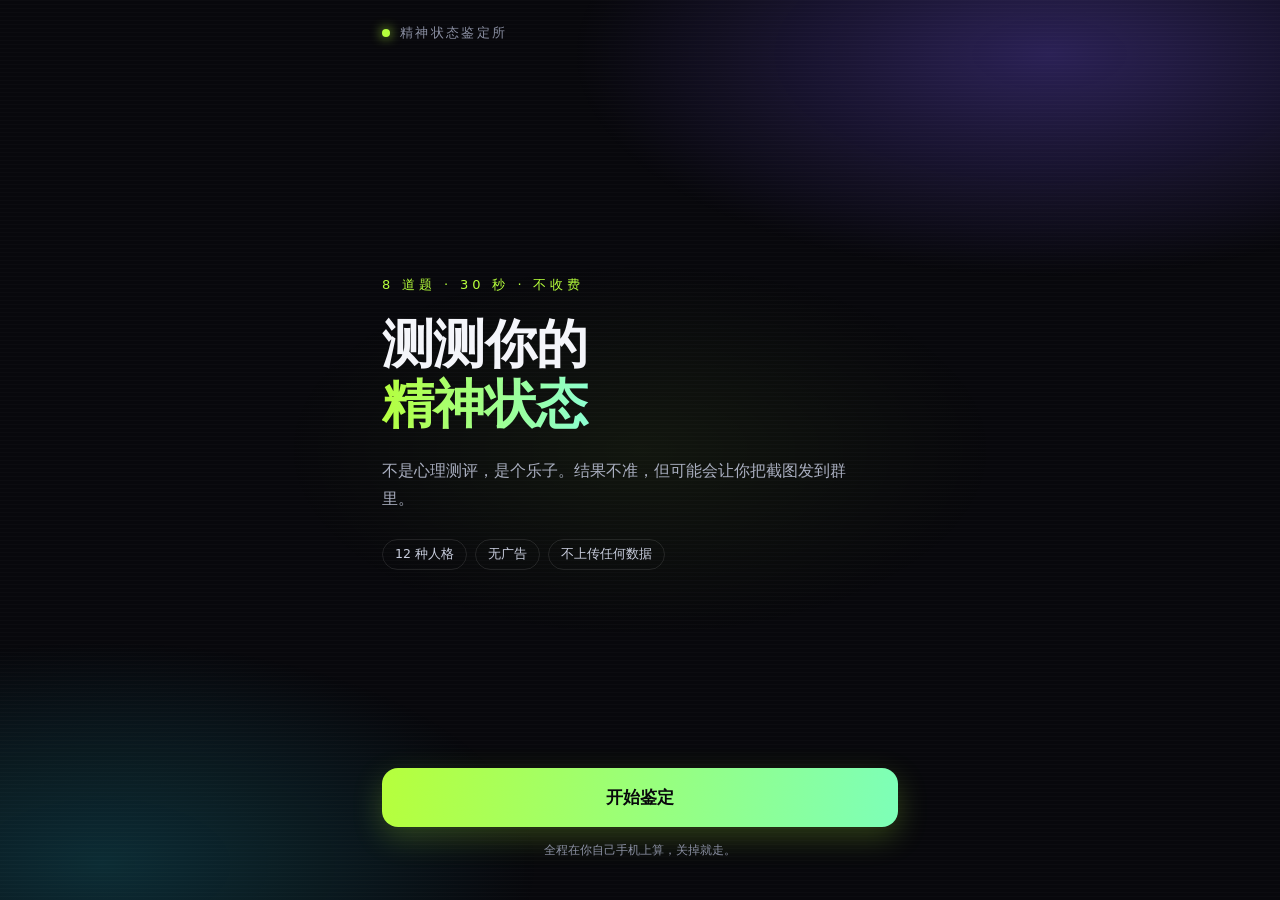
<file: abstract/jingshen/index.html>
<!DOCTYPE html>
<html lang="zh-CN">
<head>
<meta charset="utf-8">
<meta name="viewport" content="width=device-width,initial-scale=1,viewport-fit=cover">
<title>精神状态鉴定所 · 测测你还剩几分清醒</title>
<meta name="description" content="8 道题，30 秒，测出你此刻的精神状态。不准，但很爽。">
<meta property="og:title" content="精神状态鉴定所">
<meta property="og:description" content="8 道题，30 秒，测出你此刻的精神状态。">
<style>
  *{margin:0;padding:0;box-sizing:border-box;-webkit-tap-highlight-color:transparent}
  :root{
    --bg:#08080c; --fg:#f4f5fa; --muted:#8b90a3; --line:rgba(255,255,255,.1);
    --n1:#b6ff3c; --n2:#7c5cff; --n3:#22d3ee; --warn:#ff4d6d;
  }
  html,body{min-height:100%}
  body{
    background:var(--bg); color:var(--fg);
    font-family:"PingFang SC","Microsoft YaHei","Noto Sans SC",system-ui,sans-serif;
    overflow-x:hidden;
  }
  body::before{
    content:""; position:fixed; inset:0; pointer-events:none; z-index:0;
    background:
      radial-gradient(60% 40% at 82% 6%,rgba(124,92,255,.30),transparent 62%),
      radial-gradient(55% 40% at 8% 96%,rgba(34,211,238,.18),transparent 62%),
      radial-gradient(40% 30% at 50% 50%,rgba(182,255,60,.06),transparent 70%);
  }
  body::after{
    content:""; position:fixed; inset:0; pointer-events:none; z-index:0; opacity:.35;
    background-image:linear-gradient(rgba(255,255,255,.05) 1px,transparent 1px);
    background-size:100% 4px;
  }
  .app{position:relative;z-index:1;max-width:560px;margin:0 auto;padding:0 22px 40px;min-height:100vh;display:flex;flex-direction:column}
  .screen{display:none;flex:1;flex-direction:column}
  .screen.on{display:flex}

  /* ---------- 封面 ---------- */
  .brand{display:flex;align-items:center;gap:10px;padding:24px 0 0;font-size:13px;letter-spacing:.18em;color:var(--muted)}
  .brand i{width:8px;height:8px;border-radius:50%;background:var(--n1);box-shadow:0 0 12px var(--n1);display:block}
  .cover{flex:1;display:flex;flex-direction:column;justify-content:center;padding:8vh 0 0}
  .kicker{font-size:13px;letter-spacing:.3em;color:var(--n1);margin-bottom:20px}
  h1{font-size:clamp(34px,9.6vw,52px);line-height:1.16;font-weight:800;letter-spacing:-.01em}
  h1 em{
    font-style:normal;display:block;
    background:linear-gradient(96deg,var(--n1),#8dffd0 40%,var(--n3));
    -webkit-background-clip:text;background-clip:text;color:transparent;
  }
  .lede{margin-top:22px;font-size:16px;line-height:1.75;color:#a9aebf;max-width:92%}
  .facts{display:flex;gap:8px;flex-wrap:wrap;margin-top:26px}
  .facts span{font-size:12.5px;color:#c9cede;border:1px solid var(--line);border-radius:999px;padding:6px 12px}
  .cta{margin-top:auto;padding-top:36px}
  .btn{
    width:100%;border:0;border-radius:16px;padding:18px;font-size:17px;font-weight:700;
    color:#08080c;background:linear-gradient(96deg,var(--n1),#7dffb8);
    box-shadow:0 10px 30px rgba(182,255,60,.22);cursor:pointer;font-family:inherit;
  }
  .btn:active{transform:scale(.985)}
  .tip{margin-top:14px;font-size:12px;color:var(--muted);text-align:center;line-height:1.6}

  /* ---------- 答题 ---------- */
  .bar{height:4px;background:rgba(255,255,255,.08);border-radius:99px;margin-top:22px;overflow:hidden}
  .bar span{display:block;height:100%;width:12.5%;border-radius:99px;background:linear-gradient(90deg,var(--n2),var(--n3));transition:width .3s}
  .qnum{margin-top:22px;font-size:12px;letter-spacing:.22em;color:var(--muted)}
  .q{margin-top:14px;font-size:clamp(22px,6.2vw,28px);line-height:1.42;font-weight:700}
  .opts{margin-top:28px;display:flex;flex-direction:column;gap:12px}
  .opt{
    text-align:left;font-family:inherit;cursor:pointer;
    background:rgba(255,255,255,.045);border:1px solid var(--line);border-radius:14px;
    padding:15px 16px;color:#dfe3ef;font-size:15.5px;line-height:1.5;
    display:flex;gap:12px;align-items:flex-start;transition:background .16s,border-color .16s,transform .12s;
  }
  .opt b{color:var(--n1);font-weight:700;flex:none;font-size:13px;margin-top:2px;opacity:.8}
  .opt:active{transform:scale(.99);background:rgba(182,255,60,.10);border-color:rgba(182,255,60,.5)}

  /* ---------- 结果 ---------- */
  .res{flex:1;display:flex;flex-direction:column;padding-top:8px}
  .rtop{font-size:12px;letter-spacing:.24em;color:var(--muted);margin-top:22px}
  .rname{margin-top:12px;font-size:clamp(32px,9vw,46px);font-weight:800;line-height:1.14;letter-spacing:-.01em}
  .rtag{margin-top:12px;font-size:16px;line-height:1.7;color:#b9bfd0}
  .rmeta{display:flex;align-items:baseline;gap:10px;margin-top:20px}
  .rmeta b{font-size:44px;font-weight:800;
    background:linear-gradient(96deg,var(--n1),var(--n3));-webkit-background-clip:text;background-clip:text;color:transparent}
  .rmeta span{font-size:13px;color:var(--muted)}
  .card{margin-top:24px;border:1px solid var(--line);border-radius:16px;padding:16px 18px;background:rgba(255,255,255,.035)}
  .card h3{font-size:12px;letter-spacing:.22em;color:var(--n3);font-weight:600;margin-bottom:12px}
  .card li{list-style:none;font-size:15px;line-height:1.66;color:#d6dae6;padding-left:18px;position:relative;margin-bottom:8px}
  .card li::before{content:"";position:absolute;left:0;top:11px;width:7px;height:7px;border-radius:50%;background:var(--n1);opacity:.75}
  .card li:last-child{margin-bottom:0}
  .rx{color:#ffe27a}
  .btns{margin-top:26px;display:flex;flex-direction:column;gap:10px}
  .btn2{
    width:100%;font-family:inherit;cursor:pointer;border-radius:14px;padding:16px;font-size:16px;font-weight:600;
    background:transparent;border:1px solid rgba(255,255,255,.22);color:var(--fg);
  }
  .btn2.pri{background:linear-gradient(96deg,var(--n2),var(--n3));border:0;color:#0a0a12}
  .btn2:active{transform:scale(.99)}
  .again{margin-top:14px;text-align:center;font-size:13px;color:var(--muted);cursor:pointer;text-decoration:underline;text-underline-offset:3px}

  /* 出图预览 */
  .shot{position:fixed;inset:0;z-index:20;background:rgba(4,4,8,.92);backdrop-filter:blur(6px);display:none;flex-direction:column;align-items:center;justify-content:center;padding:20px;gap:16px}
  .shot.on{display:flex}
  .shot img{max-width:100%;max-height:74vh;border-radius:12px;box-shadow:0 20px 60px rgba(0,0,0,.6)}
  .shot p{font-size:13px;color:#b9bfd0;text-align:center;line-height:1.7}
  .shot .row{display:flex;gap:10px;width:100%;max-width:340px}
  .shot a,.shot button{
    flex:1;font-family:inherit;font-size:15px;font-weight:600;padding:14px;border-radius:12px;border:1px solid rgba(255,255,255,.2);
    background:transparent;color:#fff;text-align:center;text-decoration:none;cursor:pointer;
  }
  .shot a{background:linear-gradient(96deg,var(--n1),#7dffb8);color:#08080c;border:0}

  .foot{margin-top:30px;padding-top:18px;border-top:1px solid var(--line);display:flex;justify-content:space-between;font-size:11.5px;color:#6b7183;letter-spacing:.1em}
</style>
</head>
<body>
<div class="app">

  <div class="brand"><i></i><span>精神状态鉴定所</span></div>

  <!-- 封面 -->
  <section class="screen on" id="s-cover">
    <div class="cover">
      <div class="kicker">8 道题 · 30 秒 · 不收费</div>
      <h1>测测你的<em>精神状态</em></h1>
      <p class="lede">不是心理测评，是个乐子。结果不准，但可能会让你把截图发到群里。</p>
      <div class="facts"><span>12 种人格</span><span>无广告</span><span>不上传任何数据</span></div>
    </div>
    <div class="cta">
      <button class="btn" id="start">开始鉴定</button>
      <p class="tip">全程在你自己手机上算，关掉就走。</p>
    </div>
  </section>

  <!-- 答题 -->
  <section class="screen" id="s-quiz">
    <div class="bar"><span id="bar"></span></div>
    <div class="qnum" id="qnum">01 / 08</div>
    <h2 class="q" id="q">…</h2>
    <div class="opts" id="opts"></div>
  </section>

  <!-- 结果 -->
  <section class="screen" id="s-res">
    <div class="res">
      <div class="rtop">鉴定结果</div>
      <h2 class="rname" id="rname">…</h2>
      <p class="rtag" id="rtag">…</p>
      <div class="rmeta"><b id="rmatch">92</b><span>% 符合你的现状</span></div>

      <div class="card">
        <h3>主要症状</h3>
        <ul id="rsym"></ul>
      </div>
      <div class="card">
        <h3>医嘱</h3>
        <ul id="rrx"></ul>
      </div>

      <div class="btns">
        <button class="btn2 pri" id="mkimg">生成结果图（可保存发群）</button>
        <button class="btn2" id="reshare">换个人测 · 复制文案</button>
      </div>
      <div class="again" id="again">再测一次</div>

      <div class="foot"><span>ligsa</span><span>精神状态鉴定所 v1.0</span></div>
    </div>
  </section>

</div>

<div class="shot" id="shot">
  <img id="shotimg" alt="结果图">
  <p>长按图片保存到相册<br>或点下面按钮直接下载</p>
  <div class="row"><a id="dl" download="精神状态鉴定.png">下载图片</a><button id="close">关闭</button></div>
</div>

<script>
/* ============ 题目：每题 4 个选项，分别给 疯/丧/抽象/稳 加分 ============ */
var QS = [
  { q:'早上闹钟响第三遍时，你脑子里第一句话是：',
    o:[['再睡五分钟，五分钟就好','稳'],['我为什么还活着','丧'],['要不今天辞职吧','疯'],['起床，但灵魂留在床上','抽象']] },
  { q:'同事在群里 @ 你，说「这个方案再改一版」，你：',
    o:[['好的收到，马上改','稳'],['先回个「嗯」，然后发呆十分钟','抽象'],['手指已经在打字骂人了，但删掉了','疯'],['改吧，反正我的人生也是这样','丧']] },
  { q:'你的手机相册里，最近 100 张照片是：',
    o:[['猫、狗、天空、云','稳'],['截图：聊天记录、备忘录、别人的文案','抽象'],['全是黑屏和模糊的桌面','疯'],['截图：工资条、体检报告、房租','丧']] },
  { q:'凌晨两点你还醒着，通常是因为：',
    o:[['在刷「如何早睡」的帖子','抽象'],['emo，但说不清在 emo 什么','丧'],['突然想起三年前一句说错的话','疯'],['刚加完班，脑子还在跑','稳']] },
  { q:'朋友问你「最近怎么样」，你的真实回答是：',
    o:[['挺好的，就是有点累','稳'],['活着','丧'],['我已经不知道怎么回答了','疯'],['我很好，只是偶尔想把自己折叠起来','抽象']] },
  { q:'看到「已读不回」三个字，你的第一反应：',
    o:[['人家可能忙','稳'],['开始复盘自己上一条说了什么','丧'],['直接把聊天框删了','疯'],['已读不回也是一种回答，我接受','抽象']] },
  { q:'你现在最想拥有的一项超能力：',
    o:[['暂停时间，让我睡够','丧'],['一键清空所有人的期待','疯'],['把自己上传到云端，物理身体不要了','抽象'],['永远保持情绪稳定','稳']] },
  { q:'如果此刻必须发一条朋友圈，你会发：',
    o:[['一张风景，配「随便拍拍」','稳'],['什么都没有，只是设置了仅自己可见','丧'],['一段前言不搭后语的话，然后删掉','疯'],['一张黑白图，配文「系统维护中」','抽象']] }
];

/* ============ 结果：4 个维度 × 3 档 ============ */
var RES = {
  '疯':[
    { n:'定时爆炸体', t:'外面看着没事，里面已经倒计时了。',
      s:['回复「好的」的时候，指甲在掐手心','突然对很小的事产生巨大情绪','删掉了三条已经打好的消息'],
      r:['今天就别硬撑了，找个没人的地方骂两句','把「我不生气」这句话从你的词库里删掉','生气是正常的，你不需要每次都体面'] },
    { n:'发疯文学活体样本', t:'情绪来得快，去得也快，但每次都很真。',
      s:['凌晨发过很长的一段话，早上自己删了','在备忘录里写小说，主角全是自己','对着空气演过一场完整的吵架'],
      r:['把想说的话写在纸上，不用发出去','找一个不会评价你的人，每周说十句话','你的激烈不是毛病，是还没被接住'] },
    { n:'已疯未遂', t:'还没疯，是因为你一直在忍。',
      s:['心里骂了很多遍，脸上还是笑的','被冒犯时第一反应是反思自己','已经很久没有发过脾气了'],
      r:['练习一次「不解释的拒绝」','今天允许自己有一次不高兴','忍不是修养，是慢性消耗'] }
  ],
  '丧':[
    { n:'液态电池', t:'电量在 20% 上下浮动，永远充不满。',
      s:['起床需要给自己做心理建设','对以前喜欢的事提不起劲','周末过完比上班还累'],
      r:['先睡够，别用意志力补觉','今天只做一件小事，做完就算成功','低电量不是懒，是真没电'] },
    { n:'低电量模式', t:'还能运行，但只保留最必要的功能。',
      s:['社交靠复制粘贴固定回复','消息攒到十几个才一起回','能点外卖绝不做饭'],
      r:['把「必须做的事」砍到三件','关掉一半的通知','省电模式不是故障，是保护机制'] },
    { n:'床上哲学家', t:'躺着的两个小时，想完了整个人生。',
      s:['凌晨思考过宇宙和意义','白天想的和晚上想的完全是两个人','躺着的时候最有表达欲'],
      r:['床头放纸笔，想到就写，写完就睡','别在凌晨做任何决定','你的深刻可以留到白天用'] }
  ],
  '抽象':[
    { n:'赛博仙人掌', t:'表面没事，内部缺水，还长刺。',
      s:['用梗说话，认真说话会尴尬','和人聊天靠表情包撑场','情绪上来时先想「这能做成什么梗」'],
      r:['找一个人，认真说三句不带梗的话','允许自己有一次不好笑','梗是盔甲，不是皮肤'] },
    { n:'抽象本体', t:'你不是在抽象，你是抽象本身。',
      s:['说话没有逻辑但对方莫名懂了','笑点很奇怪，且解释不了','把生活过成了一场行为艺术'],
      r:['把最近的荒诞记下来，它有价值','找同类，你们之间不用翻译','你的怪不是问题，是稀缺'] },
    { n:'认知失调观察员', t:'你一边清醒地看着自己失控，一边记笔记。',
      s:['能精准分析自己的问题，然后不改','给自己当心理医生，还收费那种','对一切都保持半步距离'],
      r:['从「观察」走到「做一次」','允许自己难看一次','分析不能代替经历'] }
  ],
  '稳':[
    { n:'职场忍者', t:'所有情绪都处理在内部，代价是你自己。',
      s:['被夸「情绪稳定」，你听了想笑','从不在群里表达真实意见','已经很久没和人吵过架了'],
      r:['试着表达一次「我不太同意」','稳定不是没有情绪，是不外露','你的懂事，别人看不见成本'] },
    { n:'情绪黑洞', t:'你很稳，因为什么都往里吞。',
      s:['难过来的时候先想「没必要」','习惯自己消化，不麻烦别人','别人崩溃时会来找你，你崩溃时找谁'],
      r:['找一个人，说一次「我需要帮忙」','允许自己麻烦别人一次','吞下去的东西不会消失'] },
    { n:'假装正常大师', t:'你演得很好，好到自己也快信了。',
      s:['公共场合永远得体','独处时会有种说不出的空','别人眼里的你和镜子里的你不太一样'],
      r:['找一个不用演的地方待着','每周留两小时给「不像你」的自己','演久了会忘记本来的台词'] }
  ]
};

var order = ['疯','丧','抽象','稳'];
var score = {'疯':0,'丧':0,'抽象':0,'稳':0};
var idx = 0;

var $ = function(id){ return document.getElementById(id); };
function show(id){ document.querySelectorAll('.screen').forEach(function(s){ s.classList.remove('on'); }); $(id).classList.add('on'); window.scrollTo(0,0); }

function renderQ(){
  var Q = QS[idx];
  $('qnum').textContent = ('0'+(idx+1)).slice(-2) + ' / 08';
  $('bar').style.width = ((idx+1)/QS.length*100) + '%';
  $('q').textContent = Q.q;
  var box = $('opts'); box.innerHTML = '';
  Q.o.forEach(function(pair, i){
    var b = document.createElement('button');
    b.className = 'opt';
    b.innerHTML = '<b>' + 'ABCD'[i] + '</b><span>' + pair[0] + '</span>';
    b.onclick = function(){
      score[pair[1]] += 1;
      idx++;
      if (idx < QS.length) { renderQ(); }
      else { result(); }
    };
    box.appendChild(b);
  });
}

function result(){
  // 主维度 = 最高分；同分时按 疯 > 抽象 > 丧 > 稳 优先（更符合分享欲）
  var best = order[0], bv = -1;
  order.forEach(function(k){ if (score[k] > bv) { bv = score[k]; best = k; } });

  // 档位：主维度得分 1-3 → 第 1/2/3 个结果
  var tier = Math.min(score[best] - 1, 2);
  if (tier < 0) tier = 0;
  var R = RES[best][tier];

  // 匹配度：主维度占比越高越"符合"
  var pct = Math.round(66 + (score[best] / 8) * 32);
  if (pct > 99) pct = 99;

  $('rname').textContent = R.n;
  $('rtag').textContent = R.t;
  $('rmatch').textContent = pct;
  $('rsym').innerHTML = R.s.map(function(x){ return '<li>'+x+'</li>'; }).join('');
  $('rrx').innerHTML = R.r.map(function(x){ return '<li class="rx">'+x+'</li>'; }).join('');
  show('s-res');
  window.__R = R; window.__pct = pct; window.__best = best;
}

/* ---------- 生成图片（canvas 1080×1440） ---------- */
function drawImage(){
  var W = 1080, H = 1440;
  var c = document.createElement('canvas');
  c.width = W; c.height = H;
  var x = c.getContext('2d');
  var R = window.__R, pct = window.__pct, best = window.__best;

  // 背景
  x.fillStyle = '#08080c'; x.fillRect(0,0,W,H);
  var g1 = x.createRadialGradient(W*0.85,H*0.05,0,W*0.85,H*0.05,W*0.75);
  g1.addColorStop(0,'rgba(124,92,255,.45)'); g1.addColorStop(1,'rgba(124,92,255,0)');
  x.fillStyle = g1; x.fillRect(0,0,W,H);
  var g2 = x.createRadialGradient(W*0.05,H*0.95,0,W*0.05,H*0.95,W*0.6);
  g2.addColorStop(0,'rgba(34,211,238,.28)'); g2.addColorStop(1,'rgba(34,211,238,0)');
  x.fillStyle = g2; x.fillRect(0,0,W,H);

  var pad = 78;
  // 顶栏
  x.fillStyle = '#b6ff3c'; x.font = '600 26px "PingFang SC","Microsoft YaHei",sans-serif';
  x.fillText('精神状态鉴定所', pad, 118);
  x.fillStyle = 'rgba(255,255,255,.5)'; x.font = '400 24px "PingFang SC",sans-serif';
  x.textAlign = 'right'; x.fillText('v1.0', W-pad, 118); x.textAlign = 'left';
  x.strokeStyle = 'rgba(255,255,255,.14)'; x.lineWidth = 2;
  x.beginPath(); x.moveTo(pad, 152); x.lineTo(W-pad, 152); x.stroke();

  // 标签
  x.fillStyle = 'rgba(182,255,60,.85)'; x.font = '500 26px "PingFang SC",sans-serif';
  x.fillText('你的精神状态是', pad, 240);

  // 名称（自动换行）
  x.fillStyle = '#f4f5fa'; x.font = '800 96px "PingFang SC","Microsoft YaHei",sans-serif';
  wrap(x, R.n, pad, 366, W-pad*2, 108);

  // 一句话
  x.fillStyle = '#a9aebf'; x.font = '400 34px "PingFang SC",sans-serif';
  wrap(x, R.t, pad, 500, W-pad*2-20, 52);

  // 匹配度
  x.fillStyle = '#22d3ee'; x.font = '800 132px "PingFang SC",sans-serif';
  x.fillText(pct + '%', pad, 700);
  x.fillStyle = 'rgba(255,255,255,.45)'; x.font = '400 26px "PingFang SC",sans-serif';
  x.fillText('符合你的现状', pad, 748);

  // 卡片：症状
  var y = 812;
  x.strokeStyle = 'rgba(255,255,255,.12)'; x.lineWidth = 2;
  roundRect(x, pad, y, W-pad*2, 268, 22); x.stroke();
  x.fillStyle = '#22d3ee'; x.font = '600 24px "PingFang SC",sans-serif';
  x.fillText('主要症状', pad+34, y+52);
  x.fillStyle = '#dcdfe9'; x.font = '400 30px "PingFang SC",sans-serif';
  R.s.forEach(function(s, i){ wrap(x, '· ' + s, pad+34, y+112+i*62, W-pad*2-68, 42); });

  // 卡片：医嘱
  y = 1112;
  x.strokeStyle = 'rgba(255,255,255,.12)';
  roundRect(x, pad, y, W-pad*2, 190, 22); x.stroke();
  x.fillStyle = '#ffe27a'; x.font = '600 24px "PingFang SC",sans-serif';
  x.fillText('医嘱', pad+34, y+52);
  x.fillStyle = '#e7e0c4'; x.font = '400 27px "PingFang SC",sans-serif';
  wrap(x, R.r[0], pad+34, y+104, W-pad*2-68, 40);
  if (R.r[1]) wrap(x, R.r[1], pad+34, y+150, W-pad*2-68, 40);

  // 底栏
  x.fillStyle = 'rgba(255,255,255,.42)'; x.font = '400 24px "PingFang SC",sans-serif';
  x.fillText('ligsa · 8 道题测你的精神状态', pad, H-62);
  x.textAlign = 'right';
  x.fillText('ligsa.work', W-pad, H-62); x.textAlign = 'left';

  return c.toDataURL('image/png');
}

function wrap(ctx, text, x0, y0, maxW, lh){
  var line = '', n = 0;
  for (var i=0;i<text.length;i++){
    var t = line + text[i];
    if (ctx.measureText(t).width > maxW && line) { ctx.fillText(line, x0, y0 + n*lh); line = text[i]; n++; }
    else { line = t; }
  }
  if (line) ctx.fillText(line, x0, y0 + n*lh);
  return y0 + (n+1)*lh;
}
function roundRect(c,x,y,w,h,r){
  c.beginPath();
  c.moveTo(x+r,y); c.lineTo(x+w-r,y); c.quadraticCurveTo(x+w,y,x+w,y+r);
  c.lineTo(x+w,y+h-r); c.quadraticCurveTo(x+w,y+h,x+w-r,y+h);
  c.lineTo(x+r,y+h); c.quadraticCurveTo(x,y+h,x,y+h-r);
  c.lineTo(x,y+r); c.quadraticCurveTo(x,y,x+r,y); c.closePath();
}

/* ---------- 交互 ---------- */
$('start').onclick = function(){
  score = {'疯':0,'丧':0,'抽象':0,'稳':0}; idx = 0;
  renderQ(); show('s-quiz');
};

$('mkimg').onclick = function(){
  var url = drawImage();
  $('shotimg').src = url;
  $('dl').href = url;
  $('shot').classList.add('on');
};
$('close').onclick = function(){ $('shot').classList.remove('on'); };

$('reshare').onclick = function(){
  var R = window.__R, pct = window.__pct;
  var txt = '我的精神状态是「' + R.n + '」——' + R.t + '\n' +
            '匹配度 ' + pct + '%\n\n' +
            '主要症状：\n' + R.s.map(function(s){return '· '+s;}).join('\n') + '\n\n' +
            '医嘱：' + R.r[0] + '\n\n' +
            '（8 道题，30 秒，测你的：' + location.origin + location.pathname + '）';
  if (navigator.clipboard) {
    navigator.clipboard.writeText(txt).then(function(){
      alert('文案已复制，去群里发吧。');
    }, function(){ alert(txt); });
  } else { alert(txt); }
};

$('again').onclick = function(){
  score = {'疯':0,'丧':0,'抽象':0,'稳':0}; idx = 0;
  show('s-cover');
};
/* ============ 演示 / 截图用：?r=<结果名>&poster=1 ============ */
(function(){
  try{
    var p = new URLSearchParams(location.search);
    var name = p.get('r');
    if(!name) return;
    var hit = null;
    Object.keys(RES).forEach(function(k){
      RES[k].forEach(function(it, i){ if(it.n === name) hit = {k:k, tier:i}; });
    });
    if(!hit) return;
    order.forEach(function(k){ score[k] = 0; });
    score[hit.k] = hit.tier + 1;
    result();
    if(p.get('poster') === '1'){
      setTimeout(function(){
        var b = $('mkimg'); if(!b) return;
        b.click();
        setTimeout(function(){
          var im = document.querySelector('.shot img') || document.querySelector('img[src^="data:image"]');
          if(!im) return;
          var src = im.src;
          document.documentElement.innerHTML = '<body style="margin:0;background:#07080c;display:flex;align-items:center;justify-content:center;height:100vh;overflow:hidden"><img src="' + src + '" style="width:1080px;height:1440px;display:block"></body>';
        }, 1000);
      }, 400);
    }
  }catch(e){}
})();
</script>
</body>
</html>
</file>
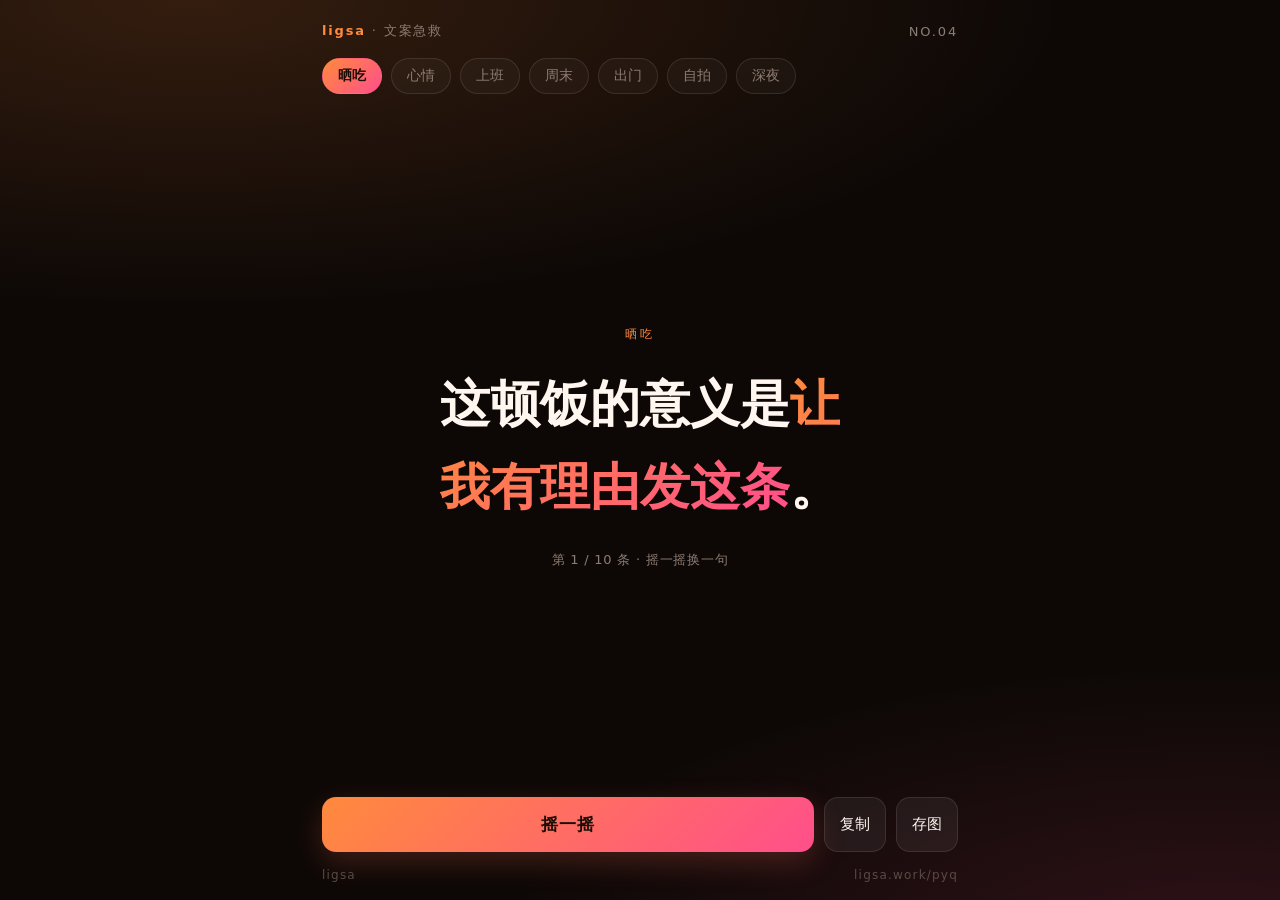
<file: abstract/pyq/index.html>
<!DOCTYPE html>
<html lang="zh-CN">
<head>
<meta charset="utf-8">
<meta name="viewport" content="width=device-width,initial-scale=1,viewport-fit=cover">
<title>朋友圈文案急救 · ligsa</title>
<meta name="description" content="不知道发什么的时候，摇一摇。一句话，直接复制发朋友圈。">
<style>
  :root{
    --bg:#0d0806; --fg:#fff6ef; --dim:#8d7c72;
    --acc:#ff8a3d; --acc2:#ff4f8b;
    --line:rgba(255,255,255,.1);
  }
  *{box-sizing:border-box;-webkit-tap-highlight-color:transparent}
  html,body{height:100%}
  body{
    margin:0;background:var(--bg);color:var(--fg);
    font-family:"PingFang SC","HarmonyOS Sans SC","Microsoft YaHei",system-ui,-apple-system,"Noto Sans SC",sans-serif;
    display:flex;flex-direction:column;min-height:100%;
    background-image:radial-gradient(110% 55% at 15% 0%,rgba(255,138,61,.16),transparent 62%),
                     radial-gradient(90% 50% at 95% 105%,rgba(255,79,139,.14),transparent 62%);
    background-attachment:fixed;overflow-x:hidden;
  }
  .app{width:100%;max-width:680px;margin:0 auto;padding:22px 22px calc(18px + env(safe-area-inset-bottom));
       display:flex;flex-direction:column;min-height:100%;flex:1}
  .top{display:flex;align-items:center;justify-content:space-between;font-size:13px;letter-spacing:.14em;color:var(--dim)}
  .top b{color:var(--acc);font-weight:700}
  .tabs{display:flex;gap:9px;overflow-x:auto;padding:18px 22px 6px;margin:0 -22px;scrollbar-width:none}
  .tabs::-webkit-scrollbar{display:none}
  .tab{flex:none;padding:8px 15px;border-radius:999px;border:1px solid var(--line);background:rgba(255,255,255,.03);
       color:var(--dim);font-size:14px;cursor:pointer;transition:.18s;white-space:nowrap}
  .tab.on{background:linear-gradient(135deg,var(--acc),var(--acc2));border-color:transparent;color:#1a0d07;font-weight:800}
  .stage{flex:1;display:flex;flex-direction:column;justify-content:center;padding:18px 2px 20px;text-align:center}
  .scene{font-size:12px;letter-spacing:.24em;color:var(--acc);margin-bottom:20px}
  .line{margin:0;font-size:clamp(26px,7vw,50px);line-height:1.66;font-weight:800;text-wrap:balance;word-break:break-word}
  .line em{font-style:normal;background:linear-gradient(135deg,var(--acc),var(--acc2));
           -webkit-background-clip:text;background-clip:text;color:transparent}
  .shake{animation:sh .42s cubic-bezier(.36,.07,.19,.97) both}
  @keyframes sh{
    10%,90%{transform:translate3d(-2px,0,0)} 20%,80%{transform:translate3d(4px,0,0)}
    30%,50%,70%{transform:translate3d(-7px,0,0)} 40%,60%{transform:translate3d(7px,0,0)}
  }
  .hint{margin-top:22px;font-size:13px;color:var(--dim);letter-spacing:.06em}
  .bar{display:grid;grid-template-columns:1fr auto auto;gap:10px}
  button{font:inherit;cursor:pointer;border:none;border-radius:14px;transition:.16s}
  button:active{transform:scale(.97)}
  .primary{background:linear-gradient(135deg,var(--acc),var(--acc2));color:#1a0d07;font-weight:800;font-size:17px;
           padding:16px 18px;letter-spacing:.04em;box-shadow:0 10px 30px rgba(255,110,80,.22)}
  .ghost{background:rgba(255,255,255,.06);color:var(--fg);border:1px solid var(--line);font-size:15px;padding:16px 15px}
  .foot{margin-top:16px;display:flex;justify-content:space-between;font-size:12px;color:#5a4a42;letter-spacing:.1em}
  .toast{position:fixed;left:50%;bottom:96px;transform:translate(-50%,12px);background:rgba(28,16,12,.95);
         color:var(--acc);border:1px solid rgba(255,138,61,.34);padding:11px 20px;border-radius:999px;font-size:14px;
         opacity:0;pointer-events:none;transition:.24s;z-index:20}
  .toast.on{opacity:1;transform:translate(-50%,0)}
  .shot{position:fixed;inset:0;background:rgba(8,4,3,.95);display:none;flex-direction:column;align-items:center;
        justify-content:center;gap:16px;padding:20px;z-index:30}
  .shot.on{display:flex}
  .shot img{max-width:100%;max-height:74vh;border-radius:14px;box-shadow:0 24px 70px rgba(0,0,0,.6)}
  .shot p{margin:0;font-size:14px;color:var(--dim);text-align:center;line-height:1.7}
  .shot .row{display:flex;gap:10px}
  .shot .row button{padding:13px 22px;font-size:15px}
</style>
</head>
<body>
<div class="app">
  <div class="top"><span><b>ligsa</b> · 文案急救</span><span>NO.04</span></div>

  <div class="tabs" id="tabs">
    <button class="tab on" data-k="food">晒吃</button>
    <button class="tab" data-k="mood">心情</button>
    <button class="tab" data-k="work">上班</button>
    <button class="tab" data-k="week">周末</button>
    <button class="tab" data-k="trip">出门</button>
    <button class="tab" data-k="self">自拍</button>
    <button class="tab" data-k="night">深夜</button>
  </div>

  <div class="stage">
    <div class="scene" id="scene">晒吃</div>
    <p class="line" id="line">这顿饭的意义是<em>让我有理由发这条</em>。</p>
    <div class="hint" id="hint">摇一摇，或者点下面的按钮</div>
  </div>

  <div class="bar">
    <button class="primary" id="shuffle">摇一摇</button>
    <button class="ghost" id="copy">复制</button>
    <button class="ghost" id="save">存图</button>
  </div>

  <div class="foot"><span>ligsa</span><span>ligsa.work/pyq</span></div>
</div>

<div class="toast" id="toast"></div>

<div class="shot" id="shot">
  <p>长按图片保存到相册<br>或者点下面按钮下载</p>
  <img id="shotImg" alt="文案图">
  <div class="row">
    <button class="primary" id="dl">下载图片</button>
    <button class="ghost" id="closeShot">关闭</button>
  </div>
</div>

<script>
(function(){
  var DATA = {
    food: { name:'晒吃', items:[
      '这顿饭的意义是<em>让我有理由发这条</em>。',
      '热量是今天的，<em>快乐是永久的</em>。',
      '减脂第一天，<em>这是第 37 次第一天</em>。',
      '好吃到沉默，<em>沉默到吃完</em>。',
      '这家的分量，<em>刚好够我发一条</em>。',
      '人生建议：<em>难过的时候吃点热的</em>。',
      '我在吃饭，<em>顺便活着</em>。',
      '账单很痛，<em>但我拍照很快</em>。',
      '今天的我，<em>被这碗面哄好了</em>。',
      '碳水是我的<em>情绪稳定剂</em>。'
    ]},
    mood: { name:'心情', items:[
      '今天心情不错，<em>因为没发生什么</em>。',
      '没事，<em>就是想发个状态</em>。',
      '生活给了我一巴掌，<em>我说谢谢</em>。',
      '我正在变好，<em>只是有点慢</em>。',
      '情绪来了又走，<em>我负责站着</em>。',
      '今天很普通，<em>普通得刚刚好</em>。',
      '我不是不开心，<em>我是没表情</em>。',
      '允许自己慢一点，<em>天不会塌</em>。',
      '我在恢复，<em>请勿打扰</em>。',
      '心里有事，<em>但今天先吃饭</em>。'
    ]},
    work: { name:'上班', items:[
      '打工人今日打卡，<em>人还在，魂不在</em>。',
      '上班如上坟，<em>下班如重生</em>。',
      '我的班味，<em>已经浓得能腌咸菜了</em>。',
      '今天也是<em>把热爱换成工资</em>的一天。',
      '在工位上<em>安静地消耗自己</em>。',
      '我不是在摸鱼，<em>我是在回血</em>。',
      '周一的闹钟，<em>是全世界最准的</em>。',
      '同事很好，<em>工作是顺便的</em>。',
      '我的理想是<em>不上班也不穷</em>。',
      '打卡成功，<em>今天的我到此为止</em>。'
    ]},
    week: { name:'周末', items:[
      '周末的意义，<em>是把手机横过来</em>。',
      '两天时间，<em>一天赖床，一天后悔</em>。',
      '我的周末安排：<em>什么都不安排</em>。',
      '出门是不可能的，<em>床不让</em>。',
      '周末过得好快，<em>快得像没发生过</em>。',
      '把时间还给自己，<em>哪怕只是躺着</em>。',
      '今天的计划：<em>取消今天的计划</em>。',
      '休息不是浪费，<em>是续命</em>。',
      '周末的我，<em>是完整版的我</em>。',
      '明天又周一了，<em>让我再躺五分钟</em>。'
    ]},
    trip: { name:'出门', items:[
      '人挤人，<em>也是一种风景</em>。',
      '出门不是为了看世界，<em>是为了不用回消息</em>。',
      '到了一座新城市，<em>先找吃的</em>。',
      '旅行治不好一切，<em>但能治好这周</em>。',
      '路很长，<em>但我带了耳机</em>。',
      '我把工作留在了原地，<em>它好像也没找我</em>。',
      '风景很好，<em>就是腿有点废</em>。',
      '换个地方发呆，<em>发呆也很专业</em>。',
      '这趟值了，<em>下次不来了</em>。',
      '出发的时候没想那么多，<em>回来的时候想了很多</em>。'
    ]},
    self: { name:'自拍', items:[
      '今天这张能发，<em>明天可能就不行了</em>。',
      '滤镜是我<em>最后的尊严</em>。',
      '本人比照片<em>好一点点</em>。',
      '角度找了三分钟，<em>修图三秒钟</em>。',
      '我这张脸，<em>今天状态在线</em>。',
      '拍照的意义，<em>是证明我来过</em>。',
      '不美颜，<em>但也不服输</em>。',
      '这张勉强，<em>但今天只有这张</em>。',
      '我把快乐<em>存进了相册</em>。',
      '今天气质不错，<em>明天再看吧</em>。'
    ]},
    night: { name:'深夜', items:[
      '深夜的我和白天的我，<em>不是一个物种</em>。',
      '凌晨两点，<em>全网都在装睡</em>。',
      '这个时候还醒着的人，<em>心里都有点事</em>。',
      '白天讲道理，<em>晚上讲情绪</em>。',
      '我把今天翻了一遍，<em>没找到睡意的开关</em>。',
      '夜很安静，<em>安静得有点吵</em>。',
      '明天还要早起，<em>但我现在很清醒</em>。',
      '该睡了，<em>但再刷五分钟</em>。',
      '深夜的想法不要信，<em>但它们很真诚</em>。',
      '睡吧，<em>明天的事明天再疯</em>。'
    ]}
  };

  var cur='food', idx=0;
  var elLine=document.getElementById('line'), elScene=document.getElementById('scene'), elHint=document.getElementById('hint');
  var tabs=document.getElementById('tabs'), toast=document.getElementById('toast');
  function trimTags(s){ return s.replace(/<[^>]+>/g,''); }

  function render(){
    elScene.textContent = DATA[cur].name;
    elLine.innerHTML = DATA[cur].items[idx];
    elHint.textContent = '第 ' + (idx+1) + ' / ' + DATA[cur].items.length + ' 条 · 摇一摇换一句';
    document.title = trimTags(DATA[cur].items[idx]).slice(0,16) + ' · ligsa';
  }

  function pick(){
    var n=DATA[cur].items.length, x=idx;
    if (n<2) return;
    while (x===idx) x = Math.floor(Math.random()*n);
    idx = x; render();
    elLine.classList.remove('shake');
    void elLine.offsetWidth;
    elLine.classList.add('shake');
  }

  function say(t){
    toast.textContent=t; toast.classList.add('on');
    clearTimeout(say._t); say._t=setTimeout(function(){ toast.classList.remove('on'); },1600);
  }

  tabs.addEventListener('click', function(e){
    var b=e.target.closest('.tab'); if(!b) return;
    [].forEach.call(tabs.querySelectorAll('.tab'), function(x){ x.classList.remove('on'); });
    b.classList.add('on');
    cur=b.getAttribute('data-k');
    idx=Math.floor(Math.random()*DATA[cur].items.length);
    render(); pick();
  });

  document.getElementById('shuffle').addEventListener('click', pick);

  document.getElementById('copy').addEventListener('click', function(){
    var txt=trimTags(DATA[cur].items[idx]);
    var done=function(){ say('已复制，去朋友圈粘贴'); };
    if (navigator.clipboard && navigator.clipboard.writeText) {
      navigator.clipboard.writeText(txt).then(done, function(){ fallback(txt,done); });
    } else fallback(txt,done);
  });
  function fallback(txt, cb){
    var ta=document.createElement('textarea'); ta.value=txt;
    ta.style.position='fixed'; ta.style.opacity='0';
    document.body.appendChild(ta); ta.select();
    try{ document.execCommand('copy'); cb(); }catch(e){ say('复制失败，长按文字手动选'); }
    document.body.removeChild(ta);
  }

  var W=1080,H=1440;
  function makeImage(){
    var txt=trimTags(DATA[cur].items[idx]);
    var c=document.createElement('canvas'); c.width=W; c.height=H;
    var x=c.getContext('2d');
    var g=x.createLinearGradient(0,0,W,H);
    g.addColorStop(0,'#140a07'); g.addColorStop(.5,'#0d0806'); g.addColorStop(1,'#160910');
    x.fillStyle=g; x.fillRect(0,0,W,H);
    var rg=x.createRadialGradient(W*.2,0,0,W*.2,0,W);
    rg.addColorStop(0,'rgba(255,138,61,.20)'); rg.addColorStop(1,'rgba(255,138,61,0)');
    x.fillStyle=rg; x.fillRect(0,0,W,H*.8);

    var pad=96;
    x.fillStyle='#ff8a3d'; x.font='700 34px "PingFang SC",sans-serif';
    x.fillText('ligsa · 文案急救', pad, 132);
    x.fillStyle='rgba(255,79,139,.92)'; x.font='600 26px "PingFang SC",sans-serif';
    x.fillText(DATA[cur].name, pad, 196);

    x.fillStyle='#fff6ef';
    var size = txt.length<=14?96: txt.length<=22?84: txt.length<=34?72:62;
    x.font='800 '+size+'px "PingFang SC",sans-serif';
    var lh=Math.round(size*1.66);
    var chunks = txt.match(/[A-Za-z0-9]+|[^\sA-Za-z0-9]|\s+/g) || [txt];
    var lines=[], line='';
    for (var i=0;i<chunks.length;i++){
      var t=line+chunks[i];
      if (x.measureText(t).width>W-pad*2 && line){ lines.push(line.trim()); line=chunks[i]; }
      else line=t;
    }
    if (line.trim()) lines.push(line.trim());
    var y=Math.round(H/2-(lines.length*lh)/2+size*0.64);
    for (var j=0;j<lines.length;j++) x.fillText(lines[j], pad, y + j*lh);

    x.fillStyle='rgba(255,255,255,.16)'; x.fillRect(pad,H-190,W-pad*2,2);
    x.fillStyle='#8d7c72'; x.font='400 28px "PingFang SC",sans-serif';
    x.fillText('ligsa.work/pyq', pad, H-124);
    x.textAlign='right'; x.fillText('NO.04', W-pad, H-124); x.textAlign='left';
    return c.toDataURL('image/png');
  }

  var shot=document.getElementById('shot'), shotImg=document.getElementById('shotImg'), lastUrl='';
  document.getElementById('save').addEventListener('click', function(){
    lastUrl=makeImage(); shotImg.src=lastUrl; shot.classList.add('on');
  });
  document.getElementById('closeShot').addEventListener('click', function(){ shot.classList.remove('on'); });
  document.getElementById('dl').addEventListener('click', function(){
    var a=document.createElement('a');
    a.href=lastUrl||makeImage();
    a.download='ligsa-pyq-'+Date.now()+'.png';
    a.click(); say('已保存');
  });

  render();
})();
</script>
</body>
</html>
</file>
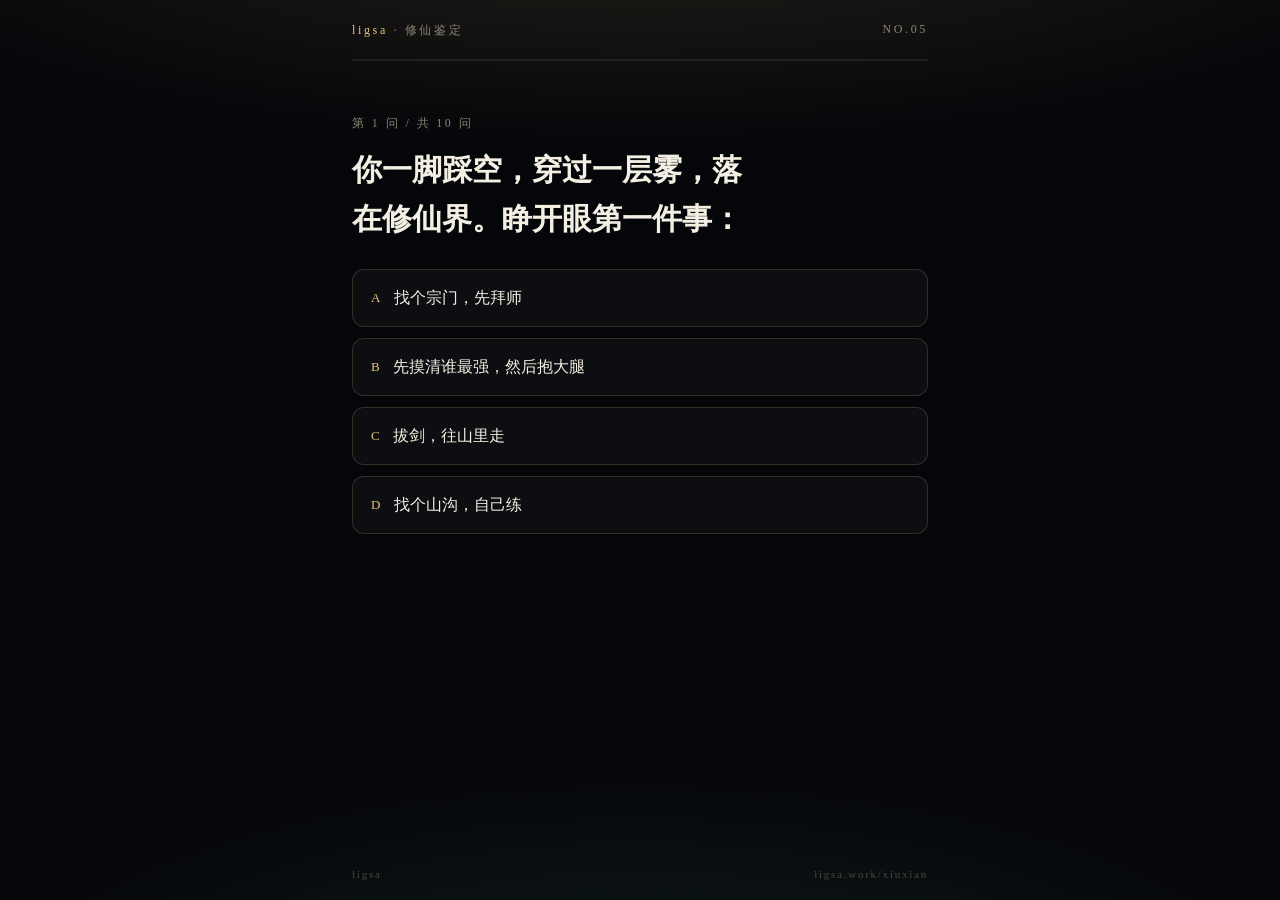
<file: abstract/xiuxian/index.html>
<!DOCTYPE html>
<html lang="zh-CN">
<head>
<meta charset="utf-8">
<meta name="viewport" content="width=device-width,initial-scale=1,viewport-fit=cover">
<title>修仙天赋鉴定 · ligsa</title>
<meta name="description" content="10 道题，测出你适合修什么仙、能修到哪个境界。可以渡劫。">
<style>
  :root{
    --bg:#05060a; --fg:#f3efe2; --dim:#8b8574;
    --gold:#e8c67a; --jade:#7ce3c0; --ink:#0b0d14;
    --line:rgba(232,198,122,.18);
  }
  *{box-sizing:border-box;-webkit-tap-highlight-color:transparent}
  html,body{height:100%}
  body{
    margin:0;background:var(--bg);color:var(--fg);
    font-family:"Songti SC","Noto Serif SC","Source Han Serif SC","STSong","SimSun",serif;
    min-height:100vh;
    background-image:radial-gradient(120% 50% at 50% -12%,rgba(232,198,122,.14),transparent 58%),
                     radial-gradient(90% 45% at 50% 112%,rgba(124,227,192,.10),transparent 60%);
    background-attachment:fixed;overflow-x:hidden;
  }
  .app{width:100%;max-width:620px;margin:0 auto;padding:22px 22px calc(20px + env(safe-area-inset-bottom));
       display:flex;flex-direction:column;min-height:100vh;overflow-x:hidden}
  .top{display:flex;justify-content:space-between;font-size:12px;letter-spacing:.22em;color:var(--dim)}
  .top b{color:var(--gold);font-weight:400}

  /* 进度 */
  .pbar{height:2px;background:rgba(255,255,255,.07);margin:20px 0 0;border-radius:2px;overflow:hidden}
  .pbar i{display:block;height:100%;width:0;background:linear-gradient(90deg,var(--jade),var(--gold));transition:width .35s ease}

  /* 题 */
  .qwrap{flex:1;display:flex;flex-direction:column;justify-content:flex-start;padding:6vh 0 18px}
  .qno{font-size:12px;letter-spacing:.2em;color:var(--dim);margin-bottom:14px}
  .qtext{font-size:clamp(21px,5.4vw,30px);line-height:1.62;font-weight:700;margin:0 0 26px;text-wrap:balance}
  .opts{display:flex;flex-direction:column;gap:11px}
  .opt{width:100%;text-align:left;background:rgba(255,255,255,.035);border:1px solid var(--line);color:var(--fg);
       border-radius:12px;padding:16px 18px;font:inherit;font-size:16px;line-height:1.5;cursor:pointer;
       transition:.16s;display:flex;gap:12px;align-items:flex-start}
  .opt:hover{border-color:rgba(232,198,122,.5);background:rgba(232,198,122,.06)}
  .opt:active{transform:scale(.99)}
  .opt span.k{color:var(--gold);font-size:13px;flex:none;padding-top:2px;letter-spacing:.1em}
  .opt span:last-child{flex:1;min-width:0}

  /* 结果 */
  .res{display:none;flex-direction:column;gap:0;padding-top:6px}
  .res.on{display:flex}
  .kick{font-size:12px;letter-spacing:.24em;color:var(--jade);margin-bottom:10px}
  .title{font-size:clamp(34px,9vw,58px);line-height:1.18;font-weight:700;margin:0;
         background:linear-gradient(120deg,#f6e6bd,var(--gold) 45%,#b98f3d);-webkit-background-clip:text;background-clip:text;color:transparent}
  .sub{margin:14px 0 0;font-size:16px;line-height:1.8;color:#cfc7b2}
  .grid{display:grid;grid-template-columns:1fr 1fr;gap:10px;margin-top:22px}
  .cell{border:1px solid var(--line);border-radius:12px;padding:13px 15px;background:rgba(255,255,255,.02)}
  .cell .k{font-size:11px;letter-spacing:.18em;color:var(--dim);display:block;margin-bottom:6px}
  .cell .v{font-size:17px;color:var(--fg);font-weight:700;word-break:break-word}
  .cell.wide{grid-column:1/-1}
  .poem{margin-top:18px;border-left:2px solid var(--gold);padding:4px 0 4px 14px;color:#cfc7b2;font-size:15px;line-height:1.9}
  .dh{margin-top:20px;border:1px solid var(--line);border-radius:12px;padding:15px 16px;background:rgba(124,227,192,.04)}
  .dh .row{display:flex;justify-content:space-between;align-items:center;font-size:14px;color:var(--dim)}
  .dh b{color:var(--jade);font-size:22px}
  .dh button{margin-top:12px;width:100%;background:linear-gradient(135deg,#2a3d36,#3d5548);color:#dff7ee;
             border:1px solid rgba(124,227,192,.35);border-radius:10px;padding:14px;font:inherit;font-size:16px;
             font-weight:700;cursor:pointer;letter-spacing:.1em}
  .dh button:active{transform:scale(.99)}
  .dh .log{margin-top:12px;font-size:14px;line-height:1.7;color:#cfc7b2;min-height:0}

  .bar{display:grid;grid-template-columns:1fr auto auto;gap:10px;margin-top:20px}
  button{font-family:inherit}
  .primary{background:linear-gradient(135deg,#f0d59b,var(--gold));color:#241a06;font-weight:700;font-size:16px;
           padding:15px 18px;border:none;border-radius:12px;cursor:pointer;letter-spacing:.06em}
  .ghost{background:rgba(255,255,255,.05);color:var(--fg);border:1px solid var(--line);font-size:15px;
         padding:15px 16px;border-radius:12px;cursor:pointer}
  .primary:active,.ghost:active{transform:scale(.98)}
  .foot{margin-top:16px;display:flex;justify-content:space-between;font-size:11px;color:#4a463c;letter-spacing:.16em}

  .toast{position:fixed;left:50%;bottom:96px;transform:translate(-50%,12px);background:rgba(18,16,12,.95);
         color:var(--gold);border:1px solid var(--line);padding:11px 20px;border-radius:999px;font-size:14px;
         opacity:0;pointer-events:none;transition:.24s;z-index:20}
  .toast.on{opacity:1;transform:translate(-50%,0)}
  .shot{position:fixed;inset:0;background:rgba(3,4,6,.95);display:none;flex-direction:column;align-items:center;
        justify-content:center;gap:16px;padding:20px;z-index:30}
  .shot.on{display:flex}
  .shot img{max-width:100%;max-height:72vh;border-radius:12px;box-shadow:0 24px 70px rgba(0,0,0,.7)}
  .shot p{margin:0;font-size:13px;color:var(--dim);text-align:center;line-height:1.7}
  .shot .row{display:flex;gap:10px}

  @keyframes flash{0%,100%{opacity:0}8%{opacity:.9}16%{opacity:.1}26%{opacity:.8}38%{opacity:.05}52%{opacity:.6}70%{opacity:0}}
  .bolt{position:fixed;inset:0;background:radial-gradient(circle at 50% 40%,#fff,rgba(200,240,255,.4) 40%,transparent 70%);
        pointer-events:none;opacity:0;z-index:25}
  .bolt.go{animation:flash 1.6s ease-out}
</style>
</head>
<body>
<div class="app">
  <div class="top"><span><b>ligsa</b> · 修仙鉴定</span><span>NO.05</span></div>
  <div class="pbar" id="pbar"><i id="pbarIn"></i></div>

  <div class="qwrap" id="qwrap">
    <div class="qno" id="qno">第一问 / 共 10 问</div>
    <h1 class="qtext" id="qtext">加载中</h1>
    <div class="opts" id="opts"></div>
  </div>

  <div class="res" id="res">
    <div class="kick" id="rKick">鉴定完毕</div>
    <h1 class="title" id="rTitle">剑修</h1>
    <p class="sub" id="rSub"></p>

    <div class="grid">
      <div class="cell"><span class="k">灵 根</span><span class="v" id="rRoot">—</span></div>
      <div class="cell"><span class="k">境 界</span><span class="v" id="rRealm">—</span></div>
      <div class="cell"><span class="k">宗 门</span><span class="v" id="rSect">—</span></div>
      <div class="cell"><span class="k">法 宝</span><span class="v" id="rItem">—</span></div>
      <div class="cell wide"><span class="k">主 修 功 法</span><span class="v" id="rSkill">—</span></div>
    </div>

    <div class="poem" id="rPoem"></div>

    <div class="dh">
      <div class="row"><span>渡劫成功率</span><b id="rRate">—%</b></div>
      <button id="dujie">现在就渡劫</button>
      <div class="log" id="rLog"></div>
    </div>

    <div class="bar">
      <button class="primary" id="again">重新投胎</button>
      <button class="ghost" id="copy">复制</button>
      <button class="ghost" id="save">存图</button>
    </div>
  </div>

  <div class="foot"><span>ligsa</span><span>ligsa.work/xiuxian</span></div>
</div>

<div class="toast" id="toast"></div>
<div class="bolt" id="bolt"></div>
<div class="shot" id="shot">
  <p>长按图片保存到相册<br>或者点下面按钮下载</p>
  <img id="shotImg" alt="修仙档案">
  <div class="row">
    <button class="primary" id="dl">下载图片</button>
    <button class="ghost" id="closeShot">关闭</button>
  </div>
</div>

<script>
(function(){
  var QS = [
    { q:'你一脚踩空，穿过一层雾，落在修仙界。睁开眼第一件事：',
      o:[ ['找个宗门，先拜师','dan',2], ['先摸清谁最强，然后抱大腿','fu',2], ['拔剑，往山里走','jian',3], ['找个山沟，自己练','mo',2] ] },
    { q:'你分到的法器是：',
      o:[ ['一把剑，很旧，但认你','jian',3], ['一只药炉，看着像古董','dan',3], ['一支符笔，写啥成啥','fu',3], ['什么都没有，你自己','ti',3] ] },
    { q:'第一次遇上天劫，你：',
      o:[ ['迎上去，扛','ti',2, 'jian',1], ['布阵，躲','fu',2], ['吞了它','mo',3], ['喊师兄','dan',1, 'fu',1] ] },
    { q:'你的修炼速度：',
      o:[ ['快，但不稳','mo',2], ['慢，但没走过火','ti',2], ['全靠脑子，不靠打坐','fu',3], ['靠资源，堆出来的','dan',2] ] },
    { q:'修仙界里你最怕：',
      o:[ ['走火入魔，变成别人的故事','dan',2], ['被人从背后捅一刀','ti',1, 'jian',1], ['三百年无事可做','mo',2], ['一辈子没人记得你','jian',2] ] },
    { q:'有人当众抢了你的机缘：',
      o:[ ['当场打回来','jian',3], ['笑着让，记他一辈子','mo',3], ['换一条路走，山不转我转','fu',2], ['算了，我还有别的办法','dan',2] ] },
    { q:'闭关十年，你出来发现：',
      o:[ ['修为暴涨，肉身如铁','ti',3], ['走火入魔，但也变强了','mo',2, 'ti',1], ['什么都没悟到，但想通了一件事','fu',2], ['境界没动，丹药倒是吃空了','dan',2] ] },
    { q:'你觉得修仙界最大的骗局是：',
      o:[ ['努力就能成仙','mo',3], ['灵根决定一切','ti',2], ['宗门会护着你','jian',2], ['丹药能解决一切','dan',1, 'fu',1] ] },
    { q:'有人给你取道号，你选：',
      o:[ ['青山','jian',2], ['无涯','mo',2], ['半仙','fu',2], ['老实人','ti',2] ] },
    { q:'最后一个问题 —— 你为什么要修仙？',
      o:[ ['想变强，强到没人能管我','jian',3], ['想活得久一点','dan',3], ['想弄明白这个世界','fu',3], ['不服','mo',3] ] }
  ];

  var SCHOOLS = {
    jian:{ n:'剑修', t:'一剑破万法',
      d:'你的道很直：说不过就打过。别人修仙靠熬，你靠一口气。',
      sect:'万剑宗', skills:['九转玄雷诀','无相破虚剑经','太虚斩月真解','青莲剑歌'],
      items:['青索剑','断虹刃','三尺青锋','寒潭剑匣'],
      poem:'心若不直，剑便不直。<br>人间万法，一剑可破。' },
    dan:{ n:'丹修', t:'一颗丹药定生死',
      d:'你不爱打，但全修仙界都欠你人情。活到最后的人，通常是会炼药的。',
      sect:'丹霞谷', skills:['太虚归元经','九转还阳真解','紫府养神诀','归元造化心法'],
      items:['聚灵瓶','九转丹炉','紫金葫芦','百草囊'],
      poem:'不求一夜飞升，<br>只求每一年都还在。' },
    fu:{ n:'符修', t:'画符的人，从不硬碰',
      d:'你擅长用规则办事。别人用力，你用巧。缺点是——你画的符，自己也不敢全信。',
      sect:'天符门', skills:['无相符箓真解','太虚爻变经','紫府天机诀','北斗引星符法'],
      items:['朱砂符笔','乾坤符囊','太虚镜','落魂铃'],
      poem:'一笔落下，天地为纸。<br>我写什么，就是什么。' },
    ti:{ n:'体修', t:'肉身即道场',
      d:'你不修花活，只修一副扛得住的身子。别人渡劫靠法宝，你渡劫靠挨。',
      sect:'金刚寺', skills:['九转锻体真经','不动明王心法','太虚铜皮诀','归元血魄经'],
      items:['玄铁护腕','镇岳杵','不动明王印','雷纹战甲'],
      poem:'天塌下来，先砸到我。<br>但我还站着。' },
    mo:{ n:'魔修', t:'逆天而行',
      d:'规则在你眼里是给别人定的。你会走得比谁都快，也更容易在某一天变成别人的故事。',
      sect:'幽泉殿', skills:['玄阴噬灵经','九转炼魂诀','无相蚀骨真解','幽泉血影心法'],
      items:['血魂幡','噬灵珠','幽泉骨笛','九幽锁'],
      poem:'天道要我低头，<br>我把头抬得更高。' }
  };

  var REALMS = ['练气','筑基','金丹','元婴','化神','炼虚','合体','大乘','渡劫','地仙'];
  var ROOTS = [
    { min:25, n:'天灵根', d:'万中无一' },
    { min:21, n:'变异灵根 · 雷', d:'天生带煞' },
    { min:16, n:'双灵根', d:'根骨上佳' },
    { min:11, n:'三灵根', d:'中规中矩' },
    { min:0,  n:'五灵根', d:'杂而不精，但能修' }
  ];

  var cur = 0, score = 0, dim = {jian:0,dan:0,fu:0,ti:0,mo:0}, realmIdx = 0, luck = 0;

  var $ = function(id){ return document.getElementById(id); };
  function say(t){ var e=$('toast'); e.textContent=t; e.classList.add('on'); clearTimeout(say._t); say._t=setTimeout(function(){e.classList.remove('on')},1600); }

  function renderQ(){
    var q = QS[cur];
    $('qno').textContent = '第 ' + (cur+1) + ' 问 / 共 ' + QS.length + ' 问';
    $('qtext').textContent = q.q;
    $('pbarIn').style.width = (cur/QS.length*100) + '%';
    var box = $('opts');
    box.innerHTML = '';
    q.o.forEach(function(o, i){
      var b = document.createElement('button');
      b.className = 'opt';
      b.innerHTML = '<span class="k">' + 'ABCD'[i] + '</span><span>' + o[0] + '</span>';
      b.onclick = function(){
        for (var j=1;j<o.length;j+=2){ dim[o[j]] = (dim[o[j]]||0) + o[j+1]; }
        score += 2;
        cur++;
        if (cur >= QS.length) finish(); else renderQ();
      };
      box.appendChild(b);
    });
  }

  function pickSchool(){
    var best='jian', bv=-1;
    Object.keys(dim).forEach(function(k){ if (dim[k] > bv){ bv=dim[k]; best=k; } });
    return best;
  }
  function pickRoot(){
    var s = dim[pickSchool()];
    for (var i=0;i<ROOTS.length;i++) if (s >= ROOTS[i].min) return ROOTS[i];
    return ROOTS[ROOTS.length-1];
  }
  function realmFromScore(){
    var s = Math.max(0, dim[pickSchool()]) / 26;
    var idx = Math.round(Math.pow(s, .85) * 6.5 + (Math.random()*1.2 - .5));
    return Math.max(0, Math.min(REALMS.length-1, idx));
  }
  function pickOne(arr){ return arr[Math.floor(Math.random()*arr.length)]; }

  function finish(){
    $('pbarIn').style.width = '100%';
    var k = pickSchool(), S = SCHOOLS[k];
    realmIdx = realmFromScore();
    luck = 38 + Math.min(26, Math.round(dim[pickSchool()]*1.5)) + Math.floor(Math.random()*7);
    var root = pickRoot();
    var skill = pickOne(S.skills), item = pickOne(S.items);

    $('qwrap').style.display = 'none';
    $('res').classList.add('on');
    $('rTitle').textContent = S.n;
    $('rSub').innerHTML = '<b>' + S.t + '</b><br>' + S.d;
    $('rRoot').textContent = root.n;
    $('rRealm').textContent = REALMS[realmIdx];
    $('rSect').textContent = S.sect;
    $('rItem').textContent = item;
    $('rSkill').textContent = '《' + skill + '》';
    $('rPoem').innerHTML = S.poem;
    $('rRate').textContent = luck + '%';
    $('rKick').textContent = '鉴定完毕 · ' + root.d;
    $('rLog').innerHTML = '';
    window.scrollTo({top:0, behavior:'smooth'});
    document.title = S.n + ' · ' + REALMS[realmIdx] + ' · ligsa';
  }

  $('dujie').onclick = function(){
    var bolt = $('bolt');
    bolt.classList.remove('go'); void bolt.offsetWidth; bolt.classList.add('go');
    $('dujie').disabled = true;
    var log = $('rLog');
    log.innerHTML = '天雷落下来了……';
    setTimeout(function(){
      var ok = Math.random()*100 < luck;
      if (ok){
        if (realmIdx < REALMS.length-1){
          realmIdx++;
          $('rRealm').textContent = REALMS[realmIdx];
          log.innerHTML = '渡劫成功。境界进至 <b style="color:#7ce3c0">' + REALMS[realmIdx] + '</b>。<br>运气：' + luck + '%（下次会变）';
        } else {
          log.innerHTML = '你已经在<b style="color:#7ce3c0">地仙</b>了。再渡，就是飞升，<br>没人知道飞升之后是什么。';
        }
        luck = Math.max(20, luck - 8);
      } else {
        if (realmIdx > 0) realmIdx--;
        $('rRealm').textContent = REALMS[realmIdx];
        log.innerHTML = '<b style="color:#e08a7a">渡劫失败</b>，境界跌至 ' + REALMS[realmIdx] + '。<br>雷劈完，你还活着，这就够了。';
        luck = Math.min(92, luck + 6);
      }
      $('rRate').textContent = luck + '%';
      $('dujie').disabled = false;
      $('dujie').textContent = '再渡一次';
    }, 1700);
  };

  $('again').onclick = function(){
    cur=0; score=0; dim={jian:0,dan:0,fu:0,ti:0,mo:0}; realmIdx=0;
    $('res').classList.remove('on');
    $('qwrap').style.display = 'flex';
    $('dujie').textContent = '现在就渡劫';
    renderQ();
    window.scrollTo({top:0,behavior:'instant'});
  };

  function summary(){
    var k = pickSchool(), S = SCHOOLS[k];
    return '我的修仙天赋：' + S.n + '\n境界：' + REALMS[realmIdx] + '\n灵根：' + $('rRoot').textContent +
           '\n宗门：' + S.sect + '\n法宝：' + $('rItem').textContent + '\n主修：' + $('rSkill').textContent +
           '\n\n测测你适合修什么仙 → ligsa.work/xiuxian';
  }

  $('copy').onclick = function(){
    var txt = summary();
    var done = function(){ say('已复制'); };
    if (navigator.clipboard && navigator.clipboard.writeText) navigator.clipboard.writeText(txt).then(done, function(){ fb(txt,done); });
    else fb(txt, done);
  };
  function fb(txt, cb){
    var ta=document.createElement('textarea'); ta.value=txt; ta.style.position='fixed'; ta.style.opacity='0';
    document.body.appendChild(ta); ta.select();
    try{ document.execCommand('copy'); cb(); }catch(e){ say('复制失败，长按文字手动选'); }
    document.body.removeChild(ta);
  }

  // ---- 出图 ----
  var W=1080, H=1440;
  function makeImage(){
    var k = pickSchool(), S = SCHOOLS[k];
    var c = document.createElement('canvas'); c.width=W; c.height=H;
    var x = c.getContext('2d');
    var g = x.createLinearGradient(0,0,W,H);
    g.addColorStop(0,'#0a0b10'); g.addColorStop(.5,'#05060a'); g.addColorStop(1,'#0d0a06');
    x.fillStyle=g; x.fillRect(0,0,W,H);
    var rg = x.createRadialGradient(W*.5,-H*.05,0,W*.5,-H*.05,W*.95);
    rg.addColorStop(0,'rgba(232,198,122,.20)'); rg.addColorStop(1,'rgba(232,198,122,0)');
    x.fillStyle=rg; x.fillRect(0,0,W,H*.7);

    var pad=96;
    x.fillStyle='#e8c67a'; x.font='400 32px "Songti SC","Noto Serif SC",serif';
    x.fillText('ligsa · 修仙天赋鉴定', pad, 128);

    x.fillStyle='#8b8574'; x.font='400 24px "Songti SC",serif';
    x.fillText('修仙档案', pad, 196);

    // 流派
    x.fillStyle='#f6e6bd'; x.font='700 104px "Songti SC","Noto Serif SC",serif';
    x.fillText(S.n, pad, 330);
    x.fillStyle='#7ce3c0'; x.font='400 34px "Songti SC",serif';
    x.fillText(S.t, pad, 392);

    // 分隔
    x.fillStyle='rgba(232,198,122,.25)'; x.fillRect(pad, 440, W-pad*2, 2);

    // 四行档案
    var rows = [
      ['灵 根', $('rRoot').textContent],
      ['境 界', REALMS[realmIdx]],
      ['宗 门', S.sect],
      ['法 宝', $('rItem').textContent],
      ['功 法', $('rSkill').textContent]
    ];
    var y = 512;
    rows.forEach(function(r){
      x.fillStyle='#8b8574'; x.font='400 26px "Songti SC",serif';
      x.fillText(r[0], pad, y);
      x.fillStyle='#f3efe2'; x.font='700 34px "Songti SC",serif';
      x.fillText(r[1], pad + 170, y);
      y += 84;
    });

    // 批语
    x.fillStyle='rgba(232,198,122,.25)'; x.fillRect(pad, y+6, W-pad*2, 2);
    var poem = S.poem.replace(/<br>/g,'\n');
    x.fillStyle='#cfc7b2'; x.font='400 30px "Songti SC",serif';
    var lines = poem.split('\n');
    for (var i=0;i<lines.length;i++) x.fillText(lines[i], pad, y + 96 + i*56);

    // 渡劫成功率
    x.fillStyle='#8b8574'; x.font='400 26px "Songti SC",serif';
    x.fillText('渡劫成功率', pad, y + 300);
    x.fillStyle='#7ce3c0'; x.font='700 34px "Songti SC",serif';
    x.fillText($('rRate').textContent, pad + 170, y + 300);

    // 底部
    x.fillStyle='#4a463c'; x.font='400 26px "Songti SC",serif';
    x.fillText('ligsa.work/xiuxian', pad, H-84);
    x.textAlign='right'; x.fillText('NO.05', W-pad, H-84); x.textAlign='left';
    return c.toDataURL('image/png');
  }

  var shot=$('shot'), shotImg=$('shotImg'), lastUrl='';
  $('save').onclick = function(){ lastUrl = makeImage(); shotImg.src = lastUrl; shot.classList.add('on'); };
  $('closeShot').onclick = function(){ shot.classList.remove('on'); };
  $('dl').onclick = function(){
    var a=document.createElement('a'); a.href = lastUrl || makeImage();
    a.download = 'ligsa-xiuxian-' + Date.now() + '.png'; a.click(); say('已保存');
  };

  renderQ();
})();
</script>
</body>
</html>
</file>
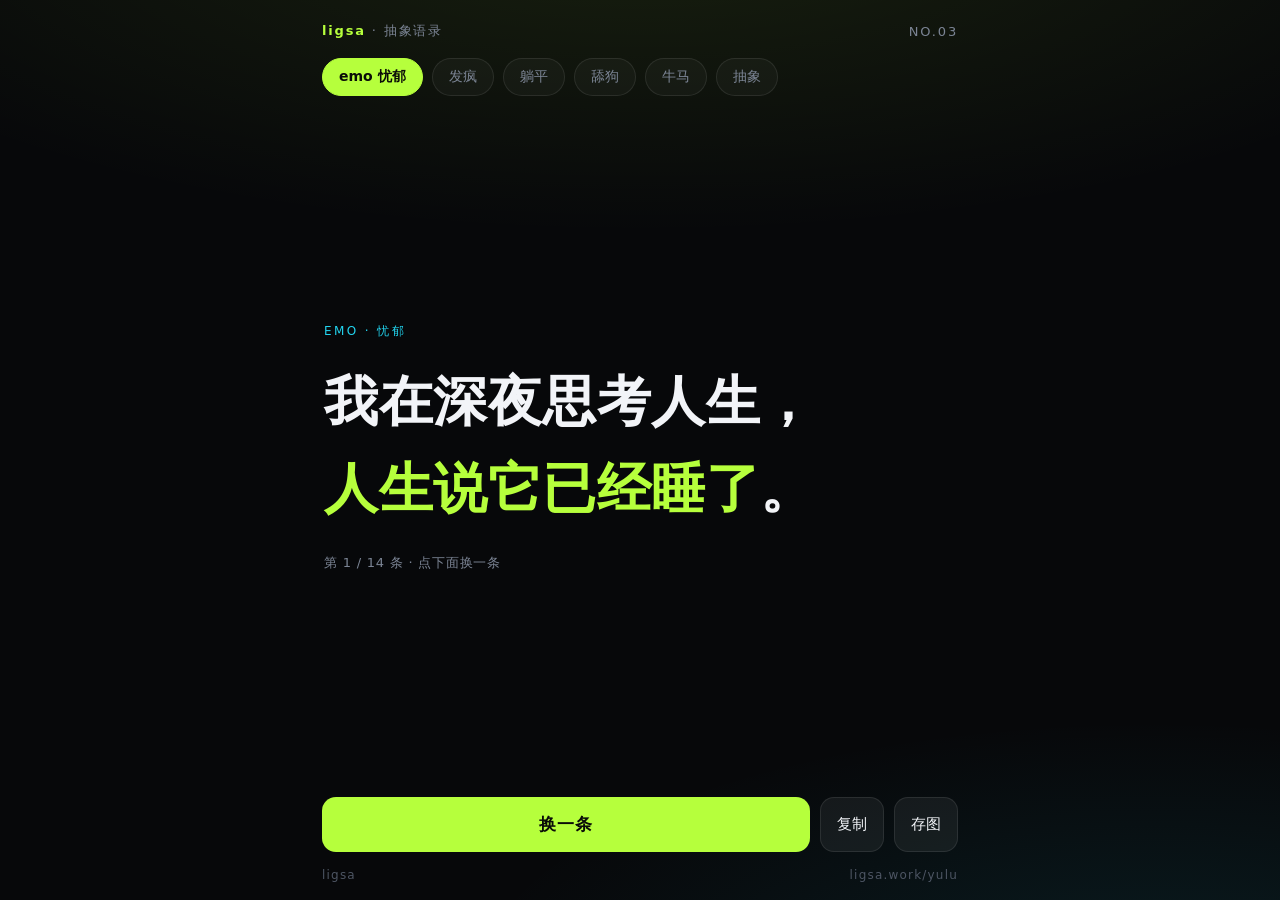
<file: abstract/yulu/index.html>
<!DOCTYPE html>
<html lang="zh-CN">
<head>
<meta charset="utf-8">
<meta name="viewport" content="width=device-width,initial-scale=1,viewport-fit=cover">
<title>抽象语录生成器 · ligsa</title>
<meta name="description" content="选一个情绪，一键生成能发出去的抽象语录。可以复制，也可以存成图。">
<style>
  :root{
    --bg:#07080a; --fg:#f2f4f8; --dim:#7b8494;
    --acc:#b6ff3c; --acc2:#22d3ee;
    --line:rgba(255,255,255,.09);
  }
  *{box-sizing:border-box;-webkit-tap-highlight-color:transparent}
  html,body{height:100%}
  body{
    margin:0;background:var(--bg);color:var(--fg);
    font-family:"PingFang SC","HarmonyOS Sans SC","Microsoft YaHei",system-ui,-apple-system,"Noto Sans SC",sans-serif;
    display:flex;flex-direction:column;
    background-image:radial-gradient(120% 60% at 50% -10%,rgba(182,255,60,.10),transparent 60%),
                     radial-gradient(90% 50% at 90% 110%,rgba(34,211,238,.10),transparent 60%);
    background-attachment:fixed;
    overflow-x:hidden;
  }
  .app{width:100%;max-width:680px;margin:0 auto;padding:22px 22px calc(18px + env(safe-area-inset-bottom));
       display:flex;flex-direction:column;min-height:100%;flex:1}
  .top{display:flex;align-items:center;justify-content:space-between;font-size:13px;letter-spacing:.14em;color:var(--dim)}
  .top b{color:var(--acc);font-weight:700}
  .tabs{display:flex;gap:9px;overflow-x:auto;padding:18px 0 4px;margin:0 -22px;padding-left:22px;padding-right:22px;
        scrollbar-width:none}
  .tabs::-webkit-scrollbar{display:none}
  .tab{flex:none;padding:9px 16px;border-radius:999px;border:1px solid var(--line);background:rgba(255,255,255,.03);
       color:var(--dim);font-size:14px;cursor:pointer;transition:.18s;white-space:nowrap}
  .tab:active{transform:scale(.96)}
  .tab.on{background:var(--acc);border-color:var(--acc);color:#0a0c08;font-weight:700}
  .stage{flex:1;display:flex;flex-direction:column;justify-content:center;padding:26px 2px 20px;position:relative}
  .mood{font-size:12px;letter-spacing:.2em;color:var(--acc2);margin-bottom:18px;text-transform:uppercase}
  .line{margin:0;font-size:clamp(27px,7.4vw,54px);line-height:1.62;font-weight:800;letter-spacing:.01em;
        text-wrap:balance;word-break:break-word}
  .line em{font-style:normal;color:var(--acc)}
  .meta{margin-top:22px;font-size:13px;color:var(--dim);letter-spacing:.06em}
  .bar{display:grid;grid-template-columns:1fr auto auto;gap:10px;margin-top:8px}
  button{font:inherit;cursor:pointer;border:none;border-radius:14px;transition:.16s}
  button:active{transform:scale(.97)}
  .primary{background:var(--acc);color:#0a0c08;font-weight:800;font-size:17px;padding:16px 18px;letter-spacing:.04em}
  .ghost{background:rgba(255,255,255,.06);color:var(--fg);border:1px solid var(--line);font-size:15px;padding:16px 16px}
  .foot{margin-top:16px;display:flex;justify-content:space-between;font-size:12px;color:#4d5563;letter-spacing:.1em}
  .toast{position:fixed;left:50%;bottom:96px;transform:translate(-50%,12px);background:rgba(20,24,20,.94);
         color:var(--acc);border:1px solid rgba(182,255,60,.3);padding:11px 20px;border-radius:999px;font-size:14px;
         opacity:0;pointer-events:none;transition:.24s;z-index:20}
  .toast.on{opacity:1;transform:translate(-50%,0)}
  .shot{position:fixed;inset:0;background:rgba(4,5,7,.94);display:none;flex-direction:column;align-items:center;
        justify-content:center;gap:16px;padding:20px;z-index:30}
  .shot.on{display:flex}
  .shot img{max-width:100%;max-height:74vh;border-radius:14px;box-shadow:0 24px 70px rgba(0,0,0,.6)}
  .shot p{margin:0;font-size:14px;color:var(--dim);text-align:center;line-height:1.7}
  .shot .row{display:flex;gap:10px}
  .shot .row button{padding:13px 22px;font-size:15px}
  @media (max-width:420px){ .bar{grid-template-columns:1fr auto auto} .ghost{padding:16px 13px;font-size:14px} }
</style>
</head>
<body>
<div class="app">
  <div class="top"><span><b>ligsa</b> · 抽象语录</span><span>NO.03</span></div>

  <div class="tabs" id="tabs">
    <button class="tab on" data-k="emo">emo 忧郁</button>
    <button class="tab" data-k="mad">发疯</button>
    <button class="tab" data-k="lie">躺平</button>
    <button class="tab" data-k="dog">舔狗</button>
    <button class="tab" data-k="cow">牛马</button>
    <button class="tab" data-k="abs">抽象</button>
  </div>

  <div class="stage">
    <div class="mood" id="mood">EMO · 忧郁</div>
    <p class="line" id="line">我在深夜思考人生，<br>人生说它已经睡了。</p>
    <div class="meta" id="meta">第 1 / 14 条 · 点下面换一条</div>
  </div>

  <div class="bar">
    <button class="primary" id="next">换一条</button>
    <button class="ghost" id="copy">复制</button>
    <button class="ghost" id="save">存图</button>
  </div>

  <div class="foot"><span>ligsa</span><span>ligsa.work/yulu</span></div>
</div>

<div class="toast" id="toast"></div>

<div class="shot" id="shot">
  <p>长按图片保存到相册<br>或者点下面按钮下载</p>
  <img id="shotImg" alt="语录图">
  <div class="row">
    <button class="primary" id="dl">下载图片</button>
    <button class="ghost" id="closeShot">关闭</button>
  </div>
</div>

<script>
(function(){
  var DATA = {
    emo: { name:'EMO · 忧郁', items:[
      '我在深夜思考人生，<em>人生说它已经睡了</em>。',
      '白天是个人，<em>晚上是个人设</em>。',
      '我把难过调成了静音，<em>现在连自己都听不见</em>。',
      '不是所有难过都需要理由，<em>但我的都有</em>。',
      '情绪像 WiFi，满格的时候没人连，<em>掉线的时候全是消息</em>。',
      '凌晨三点的清醒，<em>是白天欠下的</em>。',
      '我没有崩溃，<em>我只是在低电量运行</em>。',
      '心事攒够了，<em>就变成失眠</em>。',
      '热闹是他们的，<em>我负责在角落把饮料喝完</em>。',
      '我不是不想说话，<em>是说出来也没人接</em>。',
      '我把自己修好了，<em>只是零件多了几个</em>。',
      '有些人走着走着就散了，<em>有些人坐着坐着就哭了</em>。',
      '天亮以后我还是那个正常人，<em>这就是最不正常的地方</em>。',
      '我很好，<em>只是有点想消失一会儿</em>。'
    ]},
    mad: { name:'发疯 · 易燃', items:[
      '我精神状态很好啊，<em>正在把文件拖进回收站</em>。',
      '别惹我，<em>我现在是易燃易爆品</em>。',
      '已疯，勿扰，<em>谢谢配合</em>。',
      '我在努力保持冷静，<em>冷静快被我惹毛了</em>。',
      '不是我脾气差，<em>是我的容忍额度已用完</em>。',
      '刚才有一瞬间我想通了，<em>又没想通</em>。',
      '我很好，<em>只是有点想砸东西</em>。',
      '别管我，<em>我在跟空气对线</em>。',
      '发疯是一种爱好，<em>不是问题</em>。',
      '我的耐心是限量款，<em>已经停产了</em>。',
      '再逼我，<em>我就要开始讲道理了</em>。',
      '我不是在发疯，<em>我是在做压力测试</em>。',
      '让我静静，<em>静静也快受不了了</em>。',
      '我今天很有礼貌，<em>因为我在忍</em>。'
    ]},
    lie: { name:'躺平 · 节能', items:[
      '努力不一定成功，<em>但不努力一定很舒服</em>。',
      '我不是在摆烂，<em>我是在节能</em>。',
      '卷不动了，我先躺一会儿，<em>你们继续</em>。',
      '人生就像充电，<em>80% 最好，100% 会炸</em>。',
      '躺平不是放弃，<em>是把姿态调低一点</em>。',
      '今天什么都没做，<em>但今天也过去了</em>。',
      '有目标是好事，<em>但我选择有枕头</em>。',
      '我的野心很大，<em>但它需要午睡</em>。',
      '别叫我起来，<em>我在地心引力里</em>。',
      '奋斗是别人的事，<em>我负责鼓掌</em>。',
      '我不是懒，<em>我是在保存实力</em>。',
      '把期待降到最低，<em>每天都是惊喜</em>。',
      '我已经把人生调成了<em>省电模式</em>。',
      '比起改变世界，<em>我更想改变一下姿势</em>。'
    ]},
    dog: { name:'舔狗 · 上头', items:[
      '你回我一个字，<em>我能开心一整天</em>。',
      '我不缺爱，<em>我缺你回消息</em>。',
      '你忙你的，我等你，<em>我有的是时间</em>。',
      '我知道你不在意，<em>但我还是想发</em>。',
      '世界很吵，<em>我只想听你说话</em>。',
      '你的一句在吗，<em>够我脑补一整部剧</em>。',
      '我把你放在第一位，<em>你把我放在已读</em>。',
      '没关系，<em>我这个人主打一个不打扰</em>。',
      '你不需要知道，<em>我连孩子名字都想好了</em>。',
      '喜欢一个人是没有道理的，<em>所以我从不讲道理</em>。',
      '我很好养活，<em>一个表情包就够</em>。',
      '我们之间不是没可能，<em>是还没开始</em>。'
    ]},
    cow: { name:'牛马 · 班味', items:[
      '早八的痛，<em>是工资买不起的</em>。',
      '我的班味已经浓到<em>需要开窗通风</em>了。',
      '老板画的饼，<em>够我吃三年</em>。',
      '打工人的命，<em>是闹钟定的</em>。',
      '我不讨厌工作，<em>我讨厌没有盼头的工作</em>。',
      '周一的我，<em>比周一的天气还阴</em>。',
      '我的梦想是，<em>不用定闹钟也能醒</em>。',
      '上班使我快乐，<em>下班使我更快乐</em>。',
      '工资到手那一刻，<em>我感觉自己白干了一个月</em>。',
      '我正在成长，<em>主要长在黑眼圈上</em>。',
      '别问我周末干嘛，<em>我在补觉，补上周的</em>。',
      '我的工位很干净，<em>因为我不想来</em>。',
      '能力越大责任越大，<em>所以我选择没有能力</em>。',
      '每天都在离职，<em>每天都在打卡</em>。'
    ]},
    abs: { name:'抽象 · 浓度', items:[
      '已读乱回，<em>是当代人的体面</em>。',
      '我浓度过高，<em>需要稀释</em>。',
      '建议给我配个说明书，<em>我自己也看不懂</em>。',
      'CPU 烧了，<em>现在只剩 GPU 在硬撑</em>。',
      '我这个人，<em>主打一个说不清</em>。',
      '别问我，<em>我也刚来</em>。',
      '我的世界像加载失败的网页，<em>白屏但是有音效</em>。',
      '系统提示：<em>该用户正在重新连接自我</em>。',
      '我的人生是草稿版，<em>还忘了保存</em>。',
      '我很清醒，<em>清醒得像个 bug</em>。',
      '我的脑子在开会，<em>但没人主持</em>。',
      '我不是话少，<em>我是加载慢</em>。',
      '这个世界我信,<em>但只信一半</em>。',
      '我在进步，<em>主要是进步到放弃</em>。'
    ]}
  };

  var cur = 'emo', idx = 0, lastIdx = -1;
  var elLine=document.getElementById('line'), elMood=document.getElementById('mood'), elMeta=document.getElementById('meta');
  var tabs=document.getElementById('tabs'), toast=document.getElementById('toast');

  function trimTags(s){ return s.replace(/<[^>]+>/g,''); }

  function render(){
    var set = DATA[cur];
    elMood.textContent = set.name;
    elLine.innerHTML = set.items[idx];
    elMeta.textContent = '第 ' + (idx+1) + ' / ' + set.items.length + ' 条 · 点下面换一条';
    document.title = trimTags(set.items[idx]).slice(0,16) + ' · ligsa';
  }

  function pick(){
    var n = DATA[cur].items.length;
    if (n < 2) { idx = 0; return; }
    if (idx !== lastIdx) lastIdx = idx;
    var x = idx;
    while (x === idx) { x = Math.floor(Math.random()*n); }
    idx = x;
    render();
    bump();
  }

  function bump(){
    elLine.style.transition='none'; elLine.style.opacity='0'; elLine.style.transform='translateY(8px) scale(.99)';
    requestAnimationFrame(function(){
      elLine.style.transition='opacity .28s ease, transform .28s ease';
      elLine.style.opacity='1'; elLine.style.transform='none';
    });
  }

  function say(t){
    toast.textContent = t; toast.classList.add('on');
    clearTimeout(say._t);
    say._t = setTimeout(function(){ toast.classList.remove('on'); }, 1600);
  }

  tabs.addEventListener('click', function(e){
    var b = e.target.closest('.tab');
    if (!b) return;
    [].forEach.call(tabs.querySelectorAll('.tab'), function(x){ x.classList.remove('on'); });
    b.classList.add('on');
    cur = b.getAttribute('data-k');
    idx = Math.floor(Math.random()*DATA[cur].items.length);
    render(); bump();
  });

  document.getElementById('next').addEventListener('click', pick);

  document.getElementById('copy').addEventListener('click', function(){
    var txt = trimTags(DATA[cur].items[idx]);
    var done = function(){ say('已复制，去粘贴吧'); };
    if (navigator.clipboard && navigator.clipboard.writeText) {
      navigator.clipboard.writeText(txt).then(done, function(){ fallbackCopy(txt, done); });
    } else { fallbackCopy(txt, done); }
  });

  function fallbackCopy(txt, cb){
    var ta=document.createElement('textarea');
    ta.value=txt; ta.style.position='fixed'; ta.style.opacity='0';
    document.body.appendChild(ta); ta.select();
    try{ document.execCommand('copy'); cb(); }catch(e){ say('复制失败，长按文字手动选'); }
    document.body.removeChild(ta);
  }

  // ---- 出图 ----
  var W=1080, H=1440;
  function layout(ctx, text, maxW){
    var chunks = text.match(/[A-Za-z0-9]+|[^\sA-Za-z0-9]|\s+/g) || [text];
    var lines = [], line = '';
    for (var i=0;i<chunks.length;i++){
      var t = line + chunks[i];
      if (ctx.measureText(t).width > maxW && line) { lines.push(line.trim()); line = chunks[i]; }
      else { line = t; }
    }
    if (line.trim()) lines.push(line.trim());
    return lines;
  }

  function makeImage(){
    var txt = trimTags(DATA[cur].items[idx]);
    var c = document.createElement('canvas'); c.width=W; c.height=H;
    var x = c.getContext('2d');

    var g = x.createLinearGradient(0,0,W,H);
    g.addColorStop(0,'#0a0d08'); g.addColorStop(.55,'#07080a'); g.addColorStop(1,'#071016');
    x.fillStyle=g; x.fillRect(0,0,W,H);

    var rg = x.createRadialGradient(W*0.5,-H*0.1,0,W*0.5,-H*0.1,W*0.9);
    rg.addColorStop(0,'rgba(182,255,60,.16)'); rg.addColorStop(1,'rgba(182,255,60,0)');
    x.fillStyle=rg; x.fillRect(0,0,W,H*0.7);

    var pad = 96;
    x.fillStyle='#b6ff3c'; x.font='700 34px "PingFang SC",sans-serif';
    x.fillText('ligsa · 抽象语录', pad, 132);

    x.fillStyle='rgba(34,211,238,.9)'; x.font='600 26px "PingFang SC",sans-serif';
    x.fillText(DATA[cur].name, pad, 196);

    x.fillStyle='#f2f4f8';
    var size = txt.length <= 14 ? 96 : txt.length <= 22 ? 84 : txt.length <= 34 ? 72 : 62;
    x.font = '800 ' + size + 'px "PingFang SC",sans-serif';
    var lh = Math.round(size*1.62);
    var lines = layout(x, txt, W-pad*2);
    var startY = Math.round(H/2 - (lines.length*lh)/2 + size*0.62);
    for (var i=0;i<lines.length;i++) x.fillText(lines[i], pad, startY + i*lh);

    x.fillStyle='rgba(255,255,255,.16)';
    x.fillRect(pad, H-190, W-pad*2, 2);

    x.fillStyle='#7b8494'; x.font='400 28px "PingFang SC",sans-serif';
    x.fillText('ligsa.work/yulu', pad, H-124);
    x.textAlign='right';
    x.fillText('NO.03', W-pad, H-124);
    x.textAlign='left';

    return c.toDataURL('image/png');
  }

  var shot=document.getElementById('shot'), shotImg=document.getElementById('shotImg');
  var lastUrl='';
  document.getElementById('save').addEventListener('click', function(){
    lastUrl = makeImage();
    shotImg.src = lastUrl;
    shot.classList.add('on');
  });
  document.getElementById('closeShot').addEventListener('click', function(){ shot.classList.remove('on'); });
  document.getElementById('dl').addEventListener('click', function(){
    var a=document.createElement('a');
    a.href = lastUrl || makeImage();
    a.download = 'ligsa-yulu-' + Date.now() + '.png';
    a.click();
    say('已保存');
  });

  render();
})();
</script>
</body>
</html>
</file>
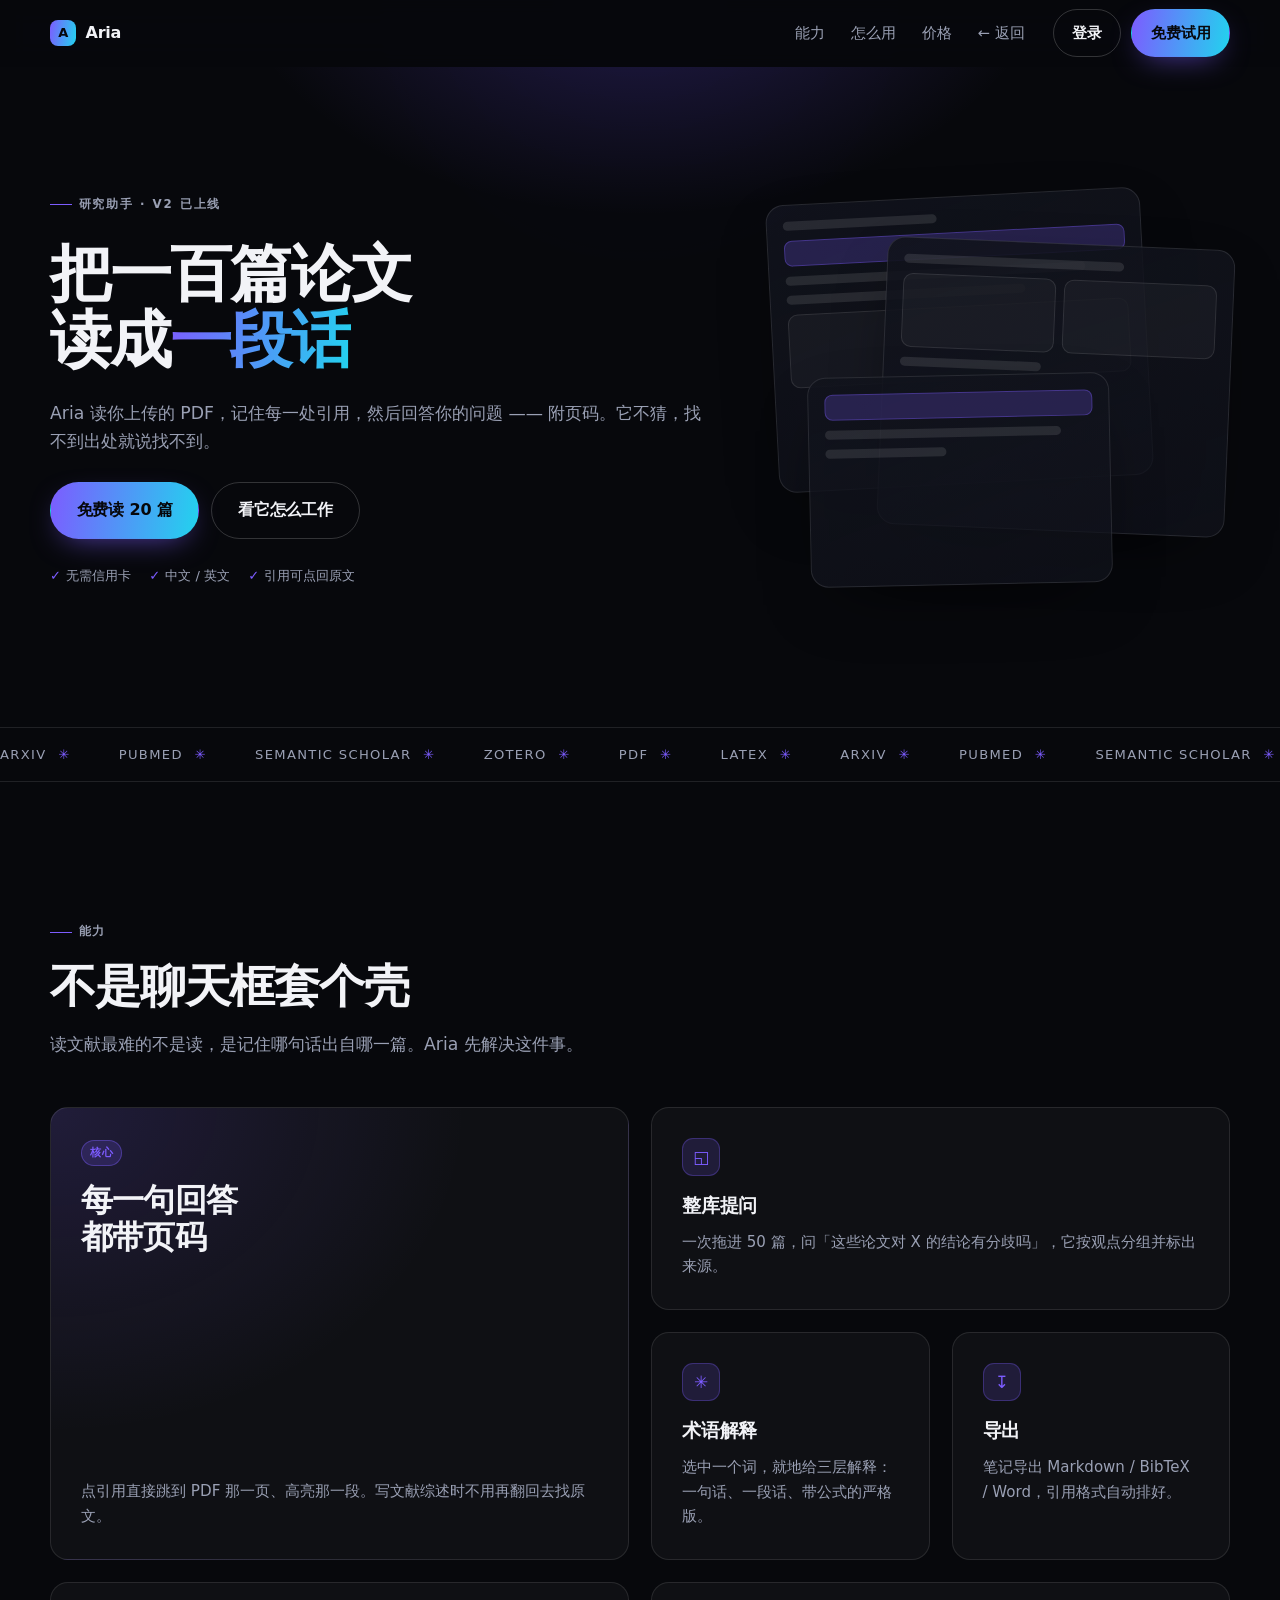
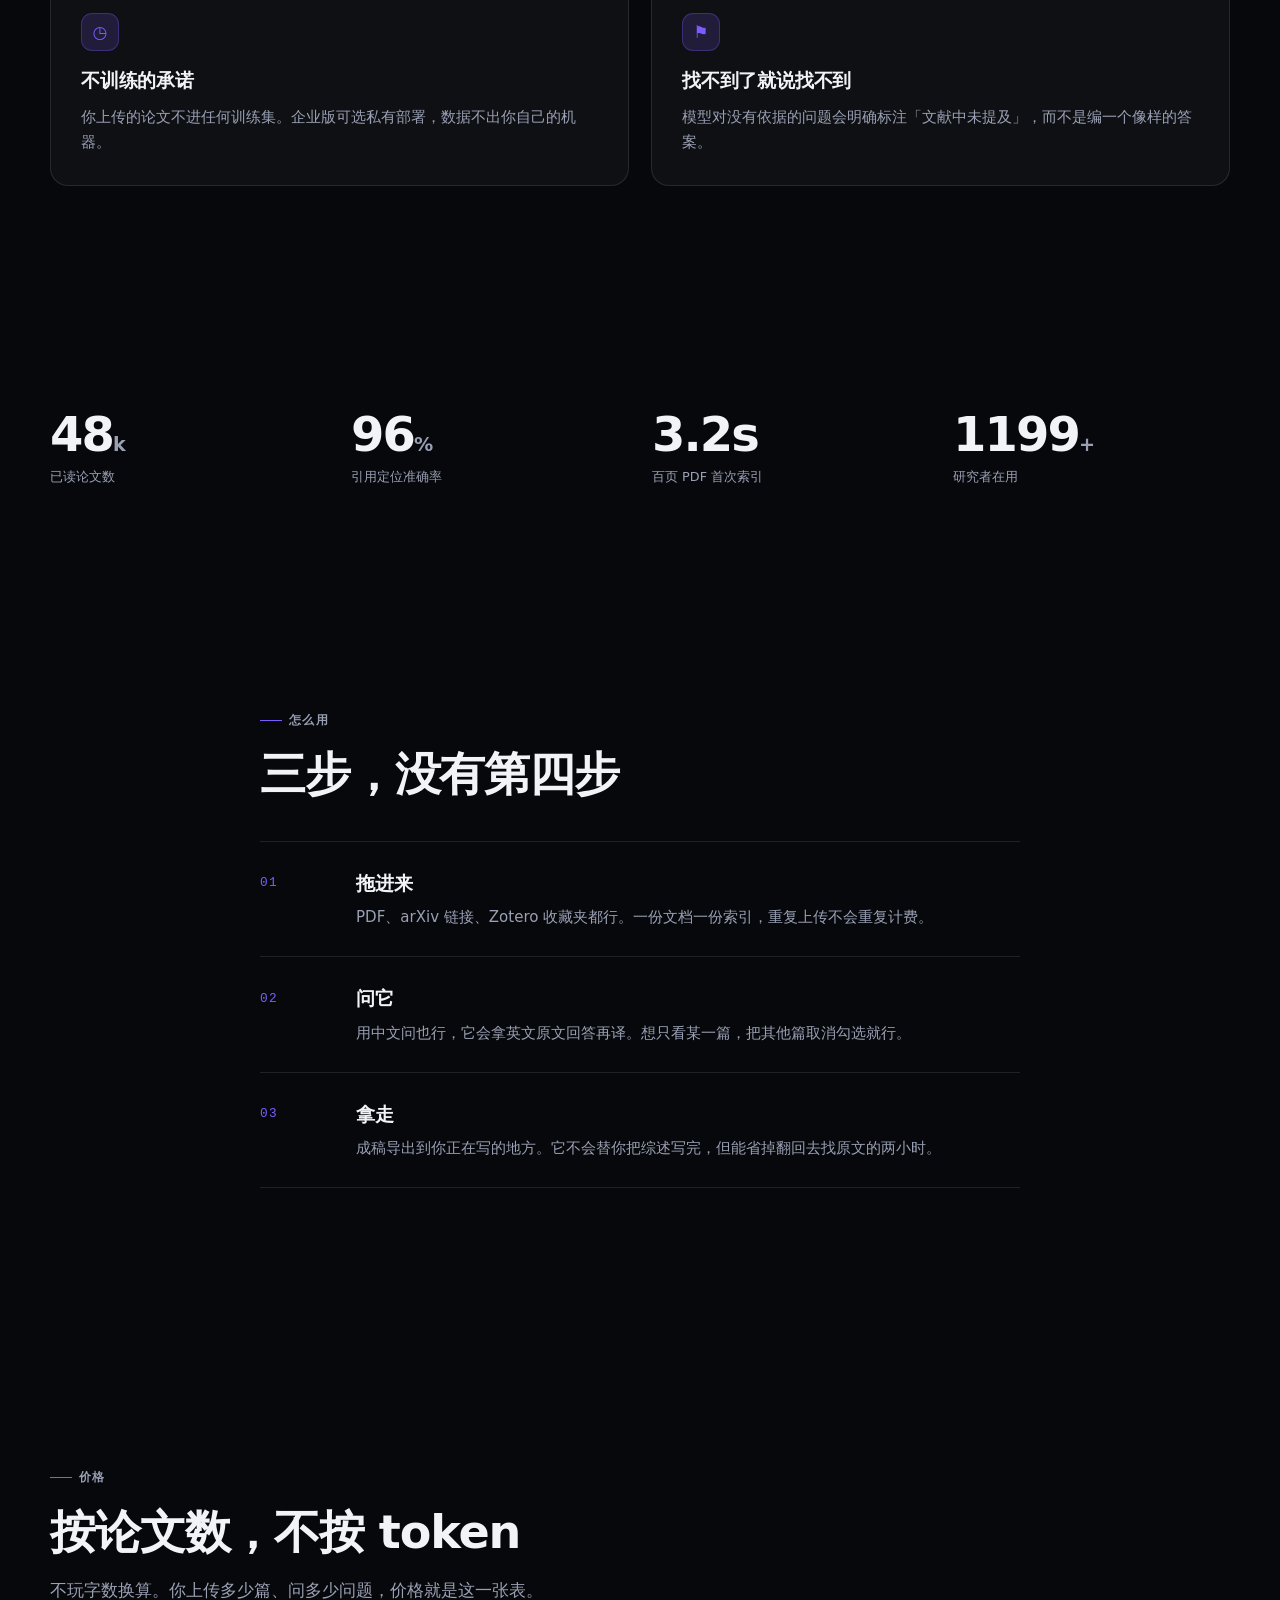
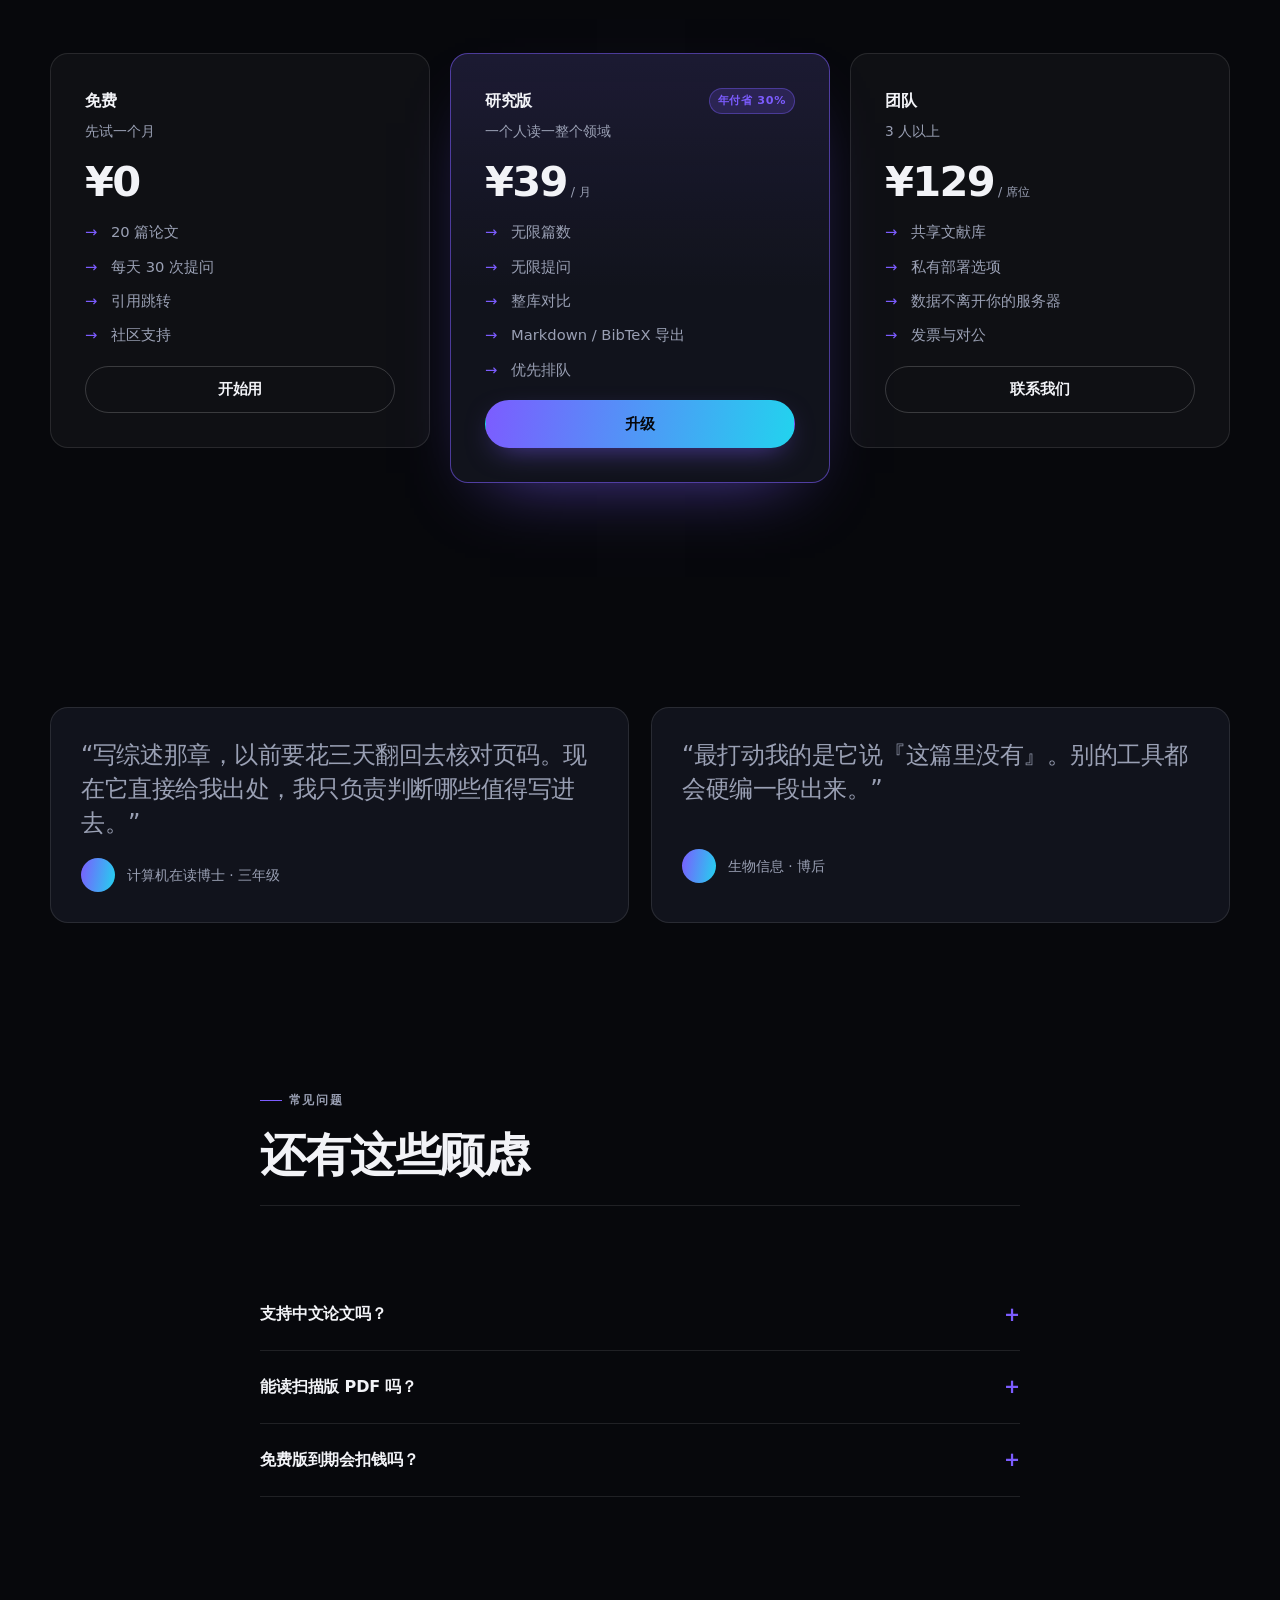
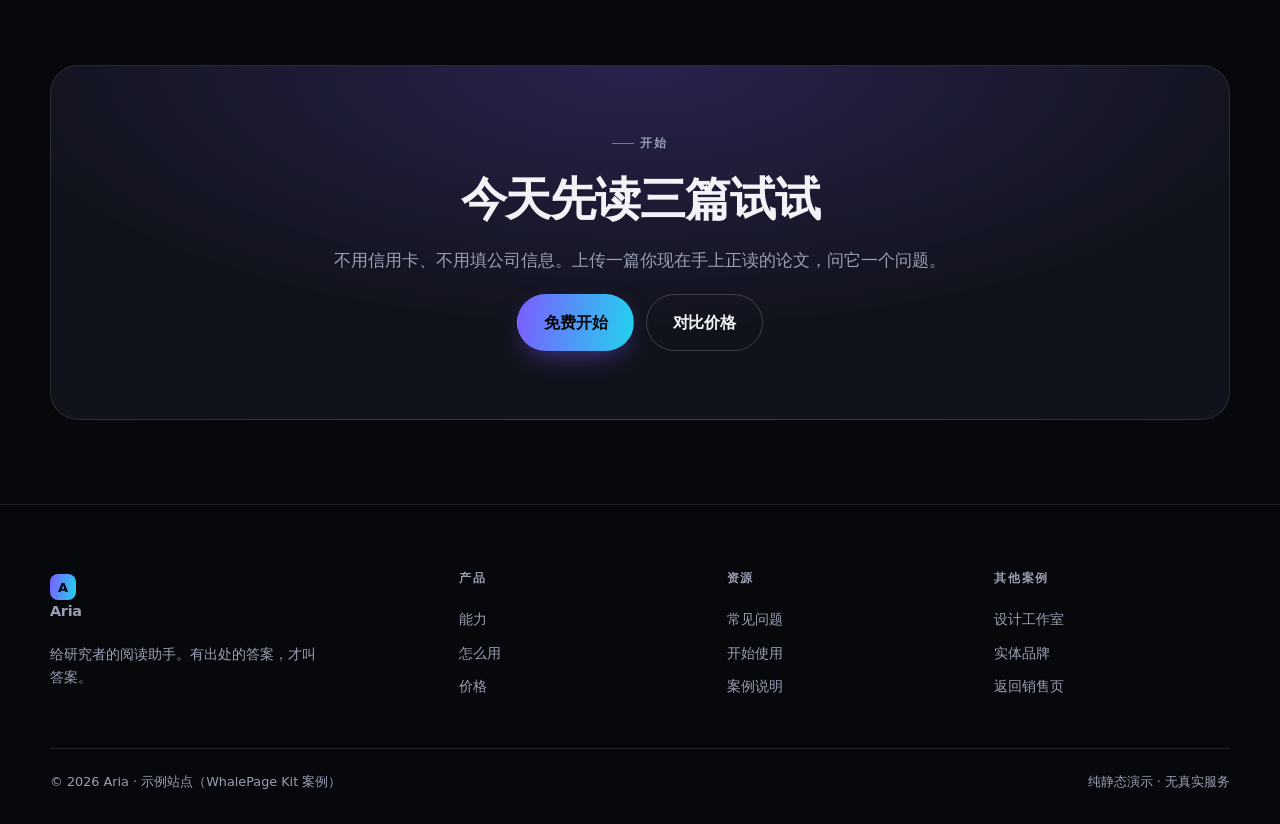
<file: demos/demo-ai.html>
<!DOCTYPE html>
<html lang="zh-CN" data-theme="ai">
<head>
<meta charset="UTF-8">
<meta name="viewport" content="width=device-width, initial-scale=1">
<title>Aria — 把一百篇论文读成一段话</title>
<meta name="description" content="Aria 是面向研究者的 AI 阅读助手：上传、追问、成稿。">
<meta name="theme-color" content="#07080c">
<link rel="stylesheet" href="../assets/kit.css">
</head>
<body class="grain spotlight">

<header class="site-header">
  <div class="wrap">
    <nav class="nav">
      <a class="logo" href="demo-ai.html"><span class="logo-mark">A</span>Aria</a>
      <div class="nav-links">
        <a href="#features">能力</a>
        <a href="#workflow">怎么用</a>
        <a href="#pricing">价格</a>
        <a href="../index.html">← 返回</a>
      </div>
      <div class="nav-cta">
        <a class="btn btn-ghost" href="#pricing">登录</a>
        <a class="btn btn-primary" href="#start">免费试用</a>
      </div>
      <button class="menu-btn" aria-label="打开菜单" aria-expanded="false"><span></span><span></span><span></span></button>
    </nav>
  </div>
</header>

<section class="hero glow-top">
  <div class="wrap hero-grid">
    <div class="hero-copy">
      <span class="eyebrow reveal">研究助手 · v2 已上线</span>
      <h1 class="display reveal">把一百篇论文<br>读成<span class="grad-text">一段话</span></h1>
      <p class="lead reveal">Aria 读你上传的 PDF，记住每一处引用，然后回答你的问题 —— 附页码。它不猜，找不到出处就说找不到。</p>
      <div class="hero-actions reveal">
        <a class="btn btn-primary btn-lg" href="#start">免费读 20 篇</a>
        <a class="btn btn-ghost btn-lg" href="#workflow">看它怎么工作</a>
      </div>
      <div class="hero-note reveal"><span>无需信用卡</span><span>中文 / 英文</span><span>引用可点回原文</span></div>
    </div>
    <div class="hero-art reveal">
      <div class="stack">
        <div class="stack-card"><div class="stack-inner">
          <div class="mock-row w-45"></div>
          <div class="mock-chip"></div>
          <div class="mock-row w-88"></div>
          <div class="mock-row w-70"></div>
          <div class="mock-block"></div>
        </div></div>
        <div class="stack-card"><div class="stack-inner">
          <div class="mock-row w-70"></div>
          <div class="mock-grid"><div class="mock-block"></div><div class="mock-block"></div></div>
          <div class="mock-row w-45"></div>
        </div></div>
        <div class="stack-card"><div class="stack-inner">
          <div class="mock-chip"></div>
          <div class="mock-row w-88"></div>
          <div class="mock-row w-45"></div>
        </div></div>
      </div>
    </div>
  </div>
</section>

<div class="marquee">
  <div class="marquee-track">
    <span class="marquee-item">arXiv</span><span class="marquee-item">PubMed</span>
    <span class="marquee-item">Semantic Scholar</span><span class="marquee-item">Zotero</span>
    <span class="marquee-item">PDF</span><span class="marquee-item">LaTeX</span>
    <span class="marquee-item">arXiv</span><span class="marquee-item">PubMed</span>
    <span class="marquee-item">Semantic Scholar</span><span class="marquee-item">Zotero</span>
    <span class="marquee-item">PDF</span><span class="marquee-item">LaTeX</span>
  </div>
</div>

<section id="features">
  <div class="wrap">
    <div style="display:grid;gap:18px;margin-bottom:clamp(28px,4vw,48px);max-width:640px">
      <span class="eyebrow reveal">能力</span>
      <h2 class="h2 reveal">不是聊天框套个壳</h2>
      <p class="lead reveal">读文献最难的不是读，是记住哪句话出自哪一篇。Aria 先解决这件事。</p>
    </div>

    <div class="bento">
      <div class="card card-solid b-span-2 b-row-2 b-feature reveal">
        <div>
          <span class="badge">核心</span>
          <h3 class="h2" style="margin-top:16px;font-size:clamp(1.4rem,2.6vw,2rem)">每一句回答<br>都带页码</h3>
        </div>
        <p style="color:var(--fg-muted);font-size:.95rem">点引用直接跳到 PDF 那一页、高亮那一段。写文献综述时不用再翻回去找原文。</p>
      </div>
      <div class="card b-span-2 reveal">
        <div class="card-icon">◱</div>
        <h3 class="h3">整库提问</h3>
        <p>一次拖进 50 篇，问「这些论文对 X 的结论有分歧吗」，它按观点分组并标出来源。</p>
      </div>
      <div class="card reveal">
        <div class="card-icon">✳</div>
        <h3 class="h3">术语解释</h3>
        <p>选中一个词，就地给三层解释：一句话、一段话、带公式的严格版。</p>
      </div>
      <div class="card reveal">
        <div class="card-icon">↧</div>
        <h3 class="h3">导出</h3>
        <p>笔记导出 Markdown / BibTeX / Word，引用格式自动排好。</p>
      </div>
      <div class="card b-span-2 reveal">
        <div class="card-icon">◷</div>
        <h3 class="h3">不训练的承诺</h3>
        <p>你上传的论文不进任何训练集。企业版可选私有部署，数据不出你自己的机器。</p>
      </div>
      <div class="card b-span-2 reveal">
        <div class="card-icon">⚑</div>
        <h3 class="h3">找不到了就说找不到</h3>
        <p>模型对没有依据的问题会明确标注「文献中未提及」，而不是编一个像样的答案。</p>
      </div>
    </div>
  </div>
</section>

<section class="section-tight">
  <div class="wrap">
    <div class="stats">
      <div class="reveal"><div class="stat-value"><span data-count="48">0</span><small style="font-size:.4em;color:var(--fg-muted)">k</small></div><div class="stat-label">已读论文数</div></div>
      <div class="reveal"><div class="stat-value"><span data-count="96">0</span><small style="font-size:.4em;color:var(--fg-muted)">%</small></div><div class="stat-label">引用定位准确率</div></div>
      <div class="reveal"><div class="stat-value"><span data-count="3.2" data-suffix="s">0</span></div><div class="stat-label">百页 PDF 首次索引</div></div>
      <div class="reveal"><div class="stat-value"><span data-count="1200">0</span><small style="font-size:.4em;color:var(--fg-muted)">+</small></div><div class="stat-label">研究者在用</div></div>
    </div>
  </div>
</section>

<section id="workflow">
  <div class="wrap narrow">
    <div style="display:grid;gap:18px;margin-bottom:clamp(24px,4vw,40px)">
      <span class="eyebrow reveal">怎么用</span>
      <h2 class="h2 reveal">三步，没有第四步</h2>
    </div>
    <div class="steps">
      <div class="step reveal"><div class="step-body">
        <h3 class="h3">拖进来</h3>
        <p>PDF、arXiv 链接、Zotero 收藏夹都行。一份文档一份索引，重复上传不会重复计费。</p>
      </div></div>
      <div class="step reveal"><div class="step-body">
        <h3 class="h3">问它</h3>
        <p>用中文问也行，它会拿英文原文回答再译。想只看某一篇，把其他篇取消勾选就行。</p>
      </div></div>
      <div class="step reveal"><div class="step-body">
        <h3 class="h3">拿走</h3>
        <p>成稿导出到你正在写的地方。它不会替你把综述写完，但能省掉翻回去找原文的两小时。</p>
      </div></div>
    </div>
  </div>
</section>

<section id="pricing">
  <div class="wrap">
    <div style="display:grid;gap:18px;margin-bottom:clamp(28px,4vw,48px);max-width:620px">
      <span class="eyebrow reveal">价格</span>
      <h2 class="h2 reveal">按论文数，不按 token</h2>
      <p class="lead reveal">不玩字数换算。你上传多少篇、问多少问题，价格就是这一张表。</p>
    </div>
    <div class="pricing">
      <div class="plan reveal">
        <div><div class="plan-name">免费</div><p class="small" style="margin-top:6px">先试一个月</p></div>
        <div class="plan-price">¥0</div>
        <ul class="plan-list"><li>20 篇论文</li><li>每天 30 次提问</li><li>引用跳转</li><li>社区支持</li></ul>
        <a class="btn btn-ghost" href="#start">开始用</a>
      </div>
      <div class="plan featured reveal">
        <div style="display:flex;justify-content:space-between;align-items:start;gap:12px">
          <div><div class="plan-name">研究版</div><p class="small" style="margin-top:6px">一个人读一整个领域</p></div>
          <span class="badge">年付省 30%</span>
        </div>
        <div class="plan-price">¥39<small> / 月</small></div>
        <ul class="plan-list"><li>无限篇数</li><li>无限提问</li><li>整库对比</li><li>Markdown / BibTeX 导出</li><li>优先排队</li></ul>
        <a class="btn btn-primary" href="#start">升级</a>
      </div>
      <div class="plan reveal">
        <div><div class="plan-name">团队</div><p class="small" style="margin-top:6px">3 人以上</p></div>
        <div class="plan-price">¥129<small> / 席位</small></div>
        <ul class="plan-list"><li>共享文献库</li><li>私有部署选项</li><li>数据不离开你的服务器</li><li>发票与对公</li></ul>
        <a class="btn btn-ghost" href="#start">联系我们</a>
      </div>
    </div>
  </div>
</section>

<section class="section-tight">
  <div class="wrap">
    <div class="grid g-2">
      <div class="card card-solid quote reveal">
        <p>“写综述那章，以前要花三天翻回去核对页码。现在它直接给我出处，我只负责判断哪些值得写进去。”</p>
        <div class="quote-by"><span class="avatar"></span><span>计算机在读博士 · 三年级</span></div>
      </div>
      <div class="card card-solid quote reveal">
        <p>“最打动我的是它说『这篇里没有』。别的工具都会硬编一段出来。”</p>
        <div class="quote-by"><span class="avatar"></span><span>生物信息 · 博后</span></div>
      </div>
    </div>
  </div>
</section>

<section id="faq" class="section-tight">
  <div class="wrap narrow">
    <div style="display:grid;gap:18px;margin-bottom:24px">
      <span class="eyebrow reveal">常见问题</span>
      <h2 class="h2 reveal">还有这些顾虑</h2>
    </div>
    <div class="faq">
      <details class="reveal"><summary>我的论文会被拿去训练吗？</summary><div class="faq-body">不会。上传内容只在你自己的索引里，不进入训练集，也不会被任何其他账号检索到。团队版可以完全部署在你自己的机器上。</div></details>
      <details class="reveal"><summary>支持中文论文吗？</summary><div class="faq-body">支持。中文论文的引用定位同样可用，中英混排的库也能整库提问。</div></details>
      <details class="reveal"><summary>能读扫描版 PDF 吗？</summary><div class="faq-body">能，会先做 OCR。扫描件的定位精度会低于原生 PDF，界面上会用虚线标注，提醒你自行核对一次。</div></details>
      <details class="reveal"><summary>免费版到期会扣钱吗？</summary><div class="faq-body">不会。免费版没有绑定支付方式，到期后自动降级为只读，不会产生任何费用。</div></details>
    </div>
  </div>
</section>

<section id="start" class="section-tight">
  <div class="wrap">
    <div class="cta-band reveal">
      <span class="eyebrow">开始</span>
      <h2 class="h2">今天先读三篇试试</h2>
      <p class="lead" style="text-align:center">不用信用卡、不用填公司信息。上传一篇你现在手上正读的论文，问它一个问题。</p>
      <div class="hero-actions" style="justify-content:center">
        <a class="btn btn-primary btn-lg" href="#start">免费开始</a>
        <a class="btn btn-ghost btn-lg" href="#pricing">对比价格</a>
      </div>
    </div>
  </div>
</section>

<footer class="site-footer">
  <div class="wrap">
    <div class="footer-grid">
      <div class="footer-col">
        <a class="logo" href="demo-ai.html" style="margin-bottom:14px"><span class="logo-mark">A</span>Aria</a>
        <p class="small" style="max-width:32ch">给研究者的阅读助手。有出处的答案，才叫答案。</p>
      </div>
      <div class="footer-col"><h4>产品</h4><a href="#features">能力</a><a href="#workflow">怎么用</a><a href="#pricing">价格</a></div>
      <div class="footer-col"><h4>资源</h4><a href="#faq">常见问题</a><a href="#start">开始使用</a><a href="../index.html">案例说明</a></div>
      <div class="footer-col"><h4>其他案例</h4><a href="demo-studio.html">设计工作室</a><a href="demo-shop.html">实体品牌</a><a href="../index.html">返回销售页</a></div>
    </div>
    <div class="footer-bottom">
      <span>© <span data-year>2026</span> Aria · 示例站点（WhalePage Kit 案例）</span>
      <span>纯静态演示 · 无真实服务</span>
    </div>
  </div>
</footer>

<script src="../assets/kit.js"></script>
</body>
</html>
</file>
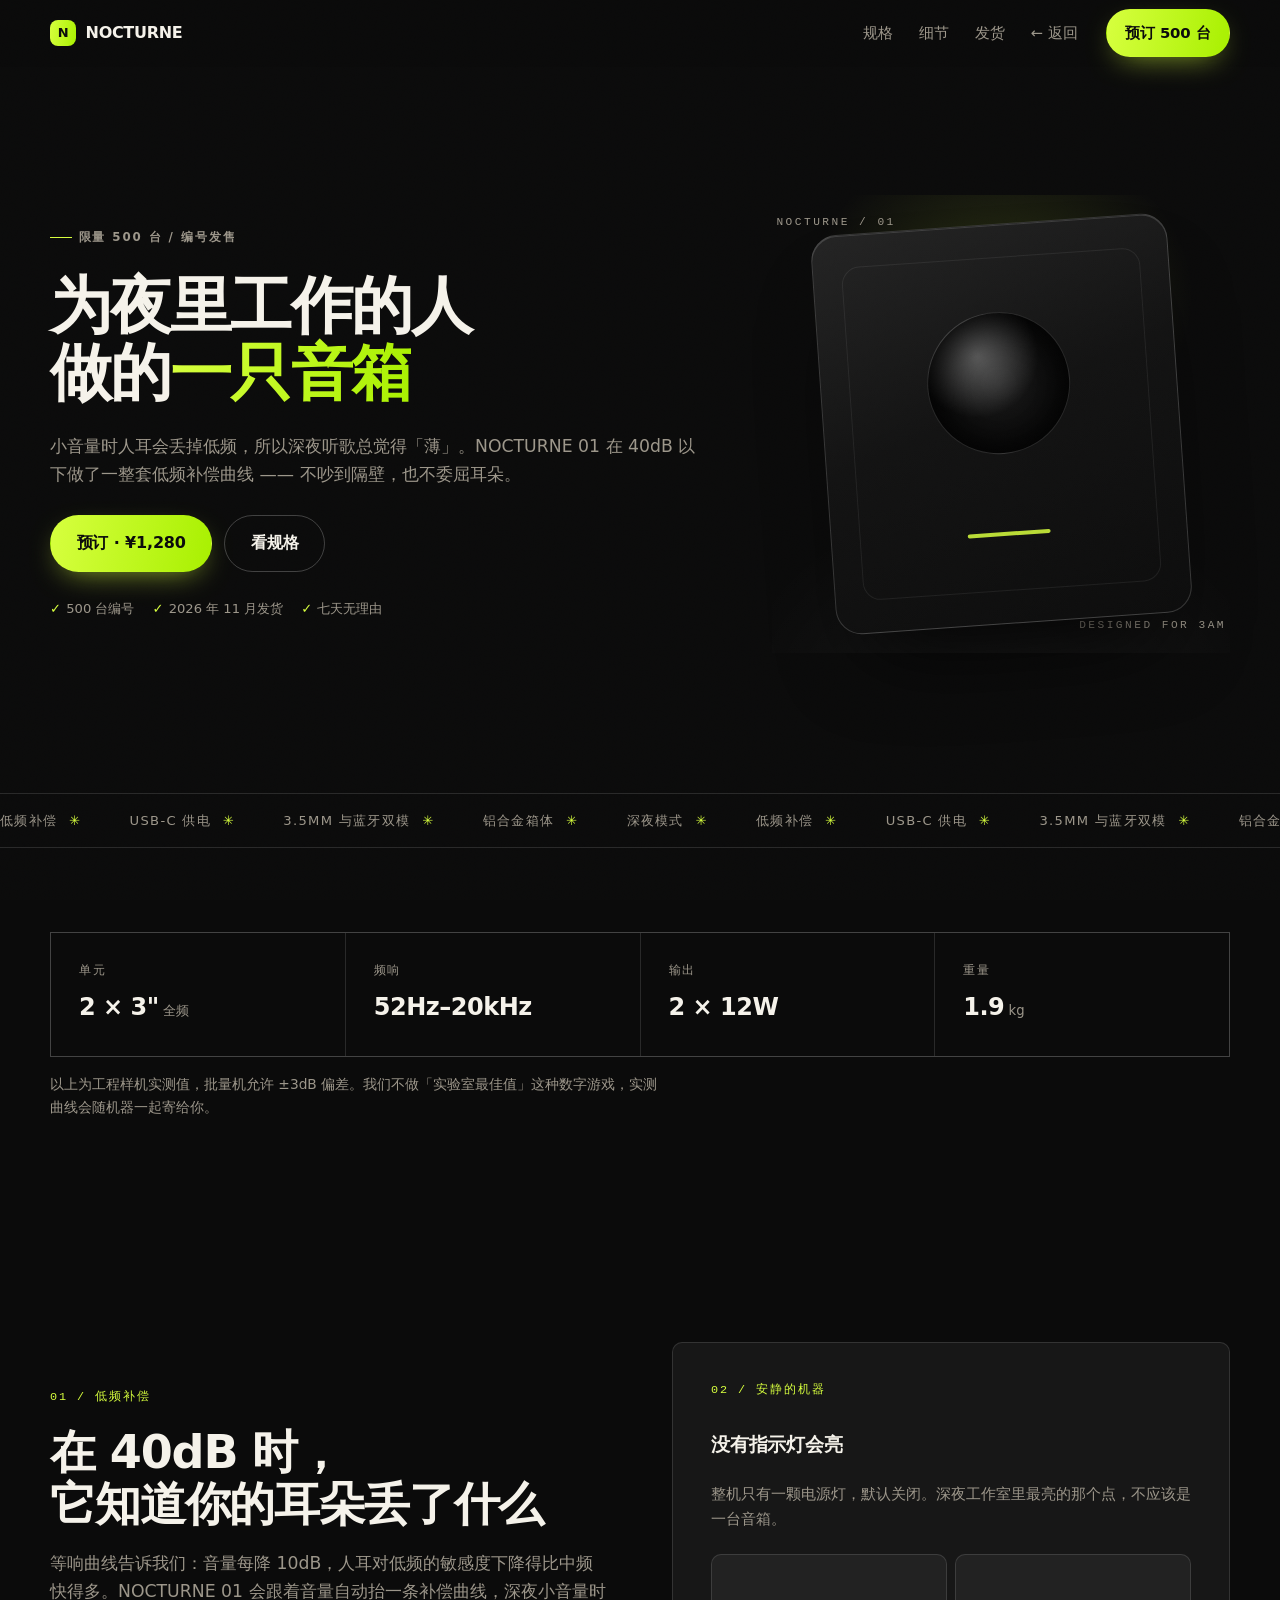
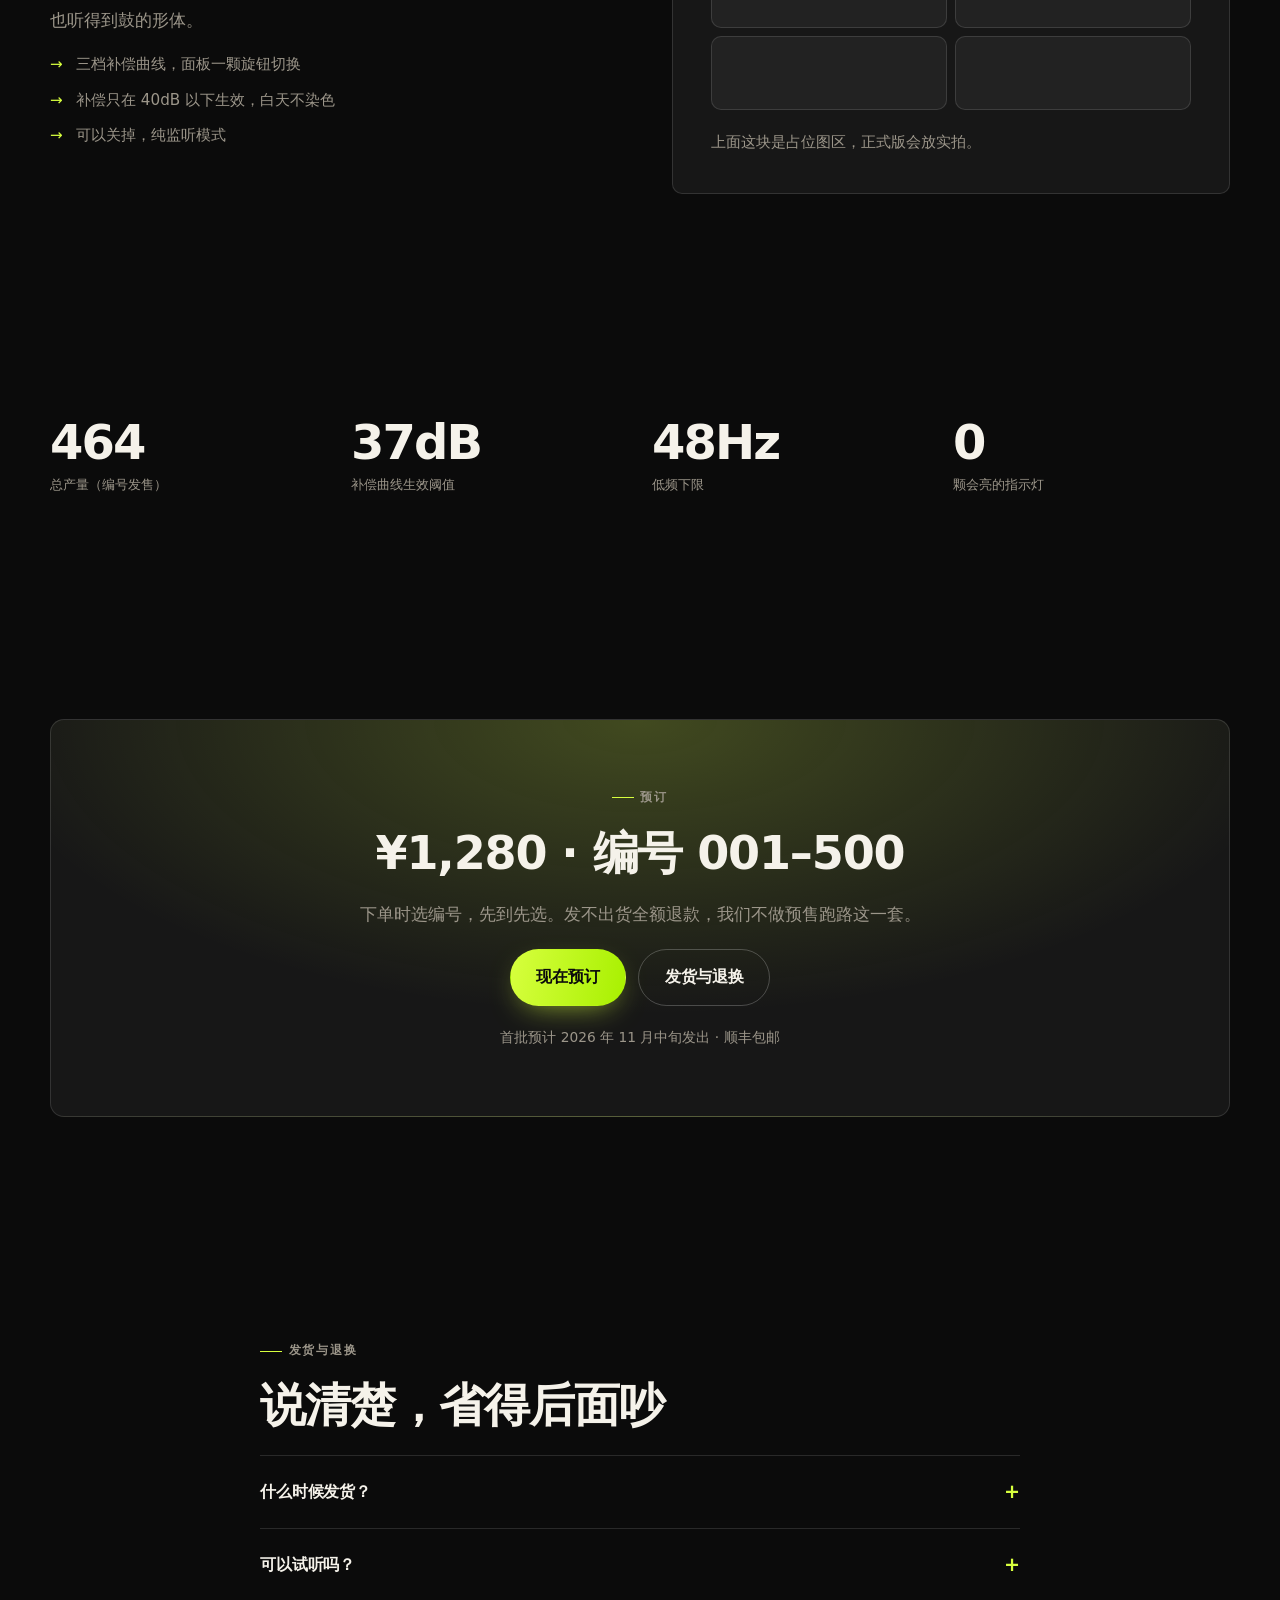
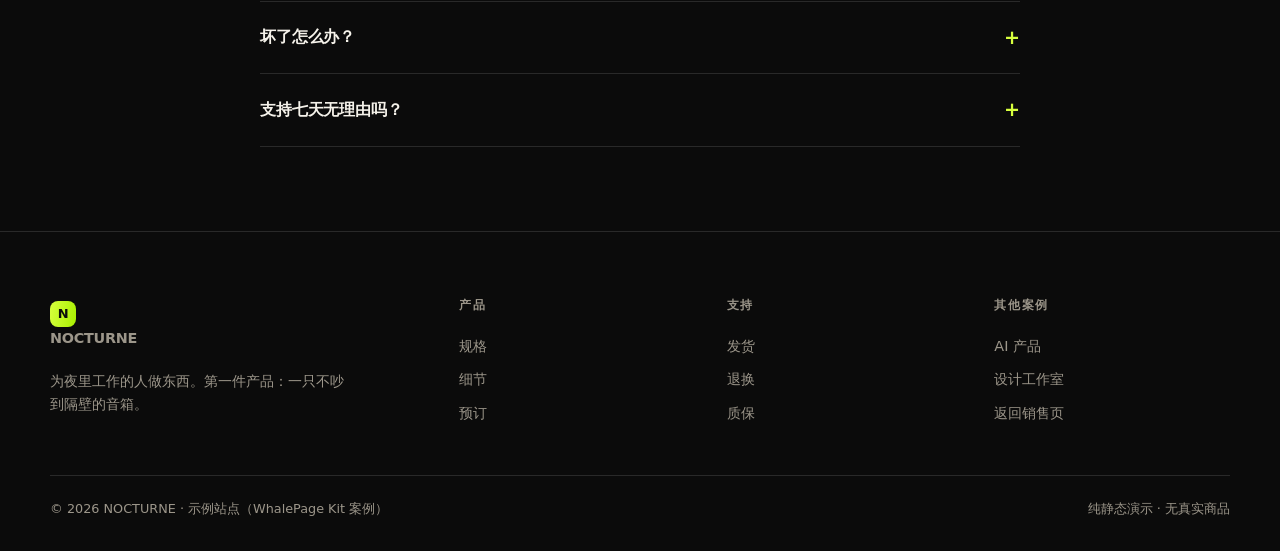
<file: demos/demo-shop.html>
<!DOCTYPE html>
<html lang="zh-CN" data-theme="shop">
<head>
<meta charset="UTF-8">
<meta name="viewport" content="width=device-width, initial-scale=1">
<title>NOCTURNE 01 — 为夜里工作的人做的一只音箱</title>
<meta name="description" content="NOCTURNE 01：限量 500 台。低音量下的低频补偿，给深夜工作室用的小尺寸监听音箱。">
<meta name="theme-color" content="#0b0b0b">
<link rel="stylesheet" href="../assets/kit.css">
<style>
  /* shop 风格专属：产品本体用纯 CSS 画，不依赖图片 */
  .product-stage {
    position: relative; aspect-ratio: 1 / 1; display: grid; place-items: center;
    background:
      radial-gradient(60% 50% at 50% 22%, rgba(215, 255, 62, .16), transparent 70%),
      radial-gradient(90% 80% at 50% 120%, rgba(255, 255, 255, .06), transparent 70%);
  }
  .speaker {
    position: relative; width: min(78%, 380px); aspect-ratio: 1 / 1.12;
    border-radius: 26px;
    background: linear-gradient(160deg, #242424 0%, #131313 46%, #0d0d0d 100%);
    border: 1px solid rgba(255, 255, 255, .16);
    box-shadow: 0 50px 90px -40px rgba(0, 0, 0, .95), inset 0 1px 0 rgba(255, 255, 255, .14);
    display: grid; place-items: center; gap: 14px; padding: 12%;
    transform: rotate(-4deg);
  }
  .speaker::after {
    content: ""; position: absolute; inset: 8%; border-radius: 18px;
    border: 1px solid rgba(255, 255, 255, .07);
  }
  .driver {
    width: 58%; aspect-ratio: 1; border-radius: 50%;
    background:
      radial-gradient(circle at 36% 30%, rgba(255, 255, 255, .3), transparent 46%),
      radial-gradient(circle at 50% 50%, #1b1b1b 0%, #080808 68%, #000 100%);
    border: 1px solid rgba(255, 255, 255, .13);
    box-shadow: inset 0 0 40px rgba(0, 0, 0, .9);
  }
  .speaker-bar { width: 34%; height: 4px; border-radius: 99px; background: var(--accent); opacity: .85; }
  .stage-tag {
    position: absolute; font-family: var(--font-mono); font-size: .7rem; letter-spacing: .22em;
    color: var(--fg-muted); text-transform: uppercase;
  }
  .stage-tag.tl { top: 18px; left: 4px; }
  .stage-tag.br { bottom: 18px; right: 4px; }

  .spec-strip { display: grid; grid-template-columns: repeat(4, 1fr); gap: 1px; background: var(--line); border: 1px solid var(--line); }
  .spec-strip > div { background: var(--bg); padding: clamp(18px, 2.6vw, 28px); }
  .spec-k { font-size: .72rem; letter-spacing: .14em; text-transform: uppercase; color: var(--fg-muted); }
  .spec-v { font-family: var(--font-display); font-size: clamp(1.15rem, 2vw, 1.5rem); font-weight: 700; letter-spacing: -.02em; margin-top: 8px; }
  .spec-v small { font-size: .55em; color: var(--fg-muted); font-weight: 500; letter-spacing: 0; }

  .num-tag { font-family: var(--font-mono); font-size: .74rem; letter-spacing: .16em; color: var(--accent); }
  @media (max-width: 860px) { .spec-strip { grid-template-columns: repeat(2, 1fr); } }
</style>
</head>
<body class="grain">

<header class="site-header">
  <div class="wrap">
    <nav class="nav">
      <a class="logo" href="demo-shop.html"><span class="logo-mark">N</span>NOCTURNE</a>
      <div class="nav-links">
        <a href="#spec">规格</a>
        <a href="#detail">细节</a>
        <a href="#faq">发货</a>
        <a href="../index.html">← 返回</a>
      </div>
      <div class="nav-cta">
        <a class="btn btn-primary" href="#order">预订 500 台</a>
      </div>
      <button class="menu-btn" aria-label="打开菜单" aria-expanded="false"><span></span><span></span><span></span></button>
    </nav>
  </div>
</header>

<section class="hero">
  <div class="wrap hero-grid">
    <div class="hero-copy">
      <span class="eyebrow reveal">限量 500 台 / 编号发售</span>
      <h1 class="display reveal">为夜里工作的人<br>做的<span class="grad-text">一只音箱</span></h1>
      <p class="lead reveal">小音量时人耳会丢掉低频，所以深夜听歌总觉得「薄」。NOCTURNE 01 在 40dB 以下做了一整套低频补偿曲线 —— 不吵到隔壁，也不委屈耳朵。</p>
      <div class="hero-actions reveal">
        <a class="btn btn-primary btn-lg" href="#order">预订 · ¥1,280</a>
        <a class="btn btn-ghost btn-lg" href="#spec">看规格</a>
      </div>
      <div class="hero-note reveal"><span>500 台编号</span><span>2026 年 11 月发货</span><span>七天无理由</span></div>
    </div>
    <div class="hero-art reveal">
      <div class="product-stage">
        <span class="stage-tag tl">NOCTURNE / 01</span>
        <span class="stage-tag br">DESIGNED FOR 3AM</span>
        <div class="speaker" aria-hidden="true">
          <div class="driver"></div>
          <div class="speaker-bar"></div>
        </div>
      </div>
    </div>
  </div>
</section>

<div class="marquee">
  <div class="marquee-track">
    <span class="marquee-item">低频补偿</span><span class="marquee-item">USB-C 供电</span>
    <span class="marquee-item">3.5mm 与蓝牙双模</span><span class="marquee-item">铝合金箱体</span>
    <span class="marquee-item">深夜模式</span>
    <span class="marquee-item">低频补偿</span><span class="marquee-item">USB-C 供电</span>
    <span class="marquee-item">3.5mm 与蓝牙双模</span><span class="marquee-item">铝合金箱体</span>
    <span class="marquee-item">深夜模式</span>
  </div>
</div>

<section id="spec" class="section-tight">
  <div class="wrap">
    <div class="spec-strip reveal">
      <div><div class="spec-k">单元</div><div class="spec-v">2 × 3"<small> 全频</small></div></div>
      <div><div class="spec-k">频响</div><div class="spec-v">52Hz–20kHz</div></div>
      <div><div class="spec-k">输出</div><div class="spec-v">2 × 12W</div></div>
      <div><div class="spec-k">重量</div><div class="spec-v">1.9<small> kg</small></div></div>
    </div>
    <p class="small reveal" style="margin-top:16px;max-width:70ch">以上为工程样机实测值，批量机允许 ±3dB 偏差。我们不做「实验室最佳值」这种数字游戏，实测曲线会随机器一起寄给你。</p>
  </div>
</section>

<section id="detail">
  <div class="wrap">
    <div class="grid g-2" style="align-items:center;gap:clamp(28px,5vw,64px)">
      <div style="display:grid;gap:18px">
        <span class="num-tag reveal">01 / 低频补偿</span>
        <h2 class="h2 reveal">在 40dB 时，<br>它知道你的耳朵丢了什么</h2>
        <p class="lead reveal">等响曲线告诉我们：音量每降 10dB，人耳对低频的敏感度下降得比中频快得多。NOCTURNE 01 会跟着音量自动抬一条补偿曲线，深夜小音量时也听得到鼓的形体。</p>
        <ul class="plan-list reveal" style="font-size:.95rem">
          <li>三档补偿曲线，面板一颗旋钮切换</li>
          <li>补偿只在 40dB 以下生效，白天不染色</li>
          <li>可以关掉，纯监听模式</li>
        </ul>
      </div>
      <div class="card card-solid reveal" style="display:grid;gap:14px;padding:clamp(24px,3.4vw,38px)">
        <span class="num-tag">02 / 安静的机器</span>
        <h3 class="h3">没有指示灯会亮</h3>
        <p>整机只有一颗电源灯，默认关闭。深夜工作室里最亮的那个点，不应该是一台音箱。</p>
        <div class="mock-grid" style="margin-top:8px">
          <div class="mock-block"></div><div class="mock-block"></div>
          <div class="mock-block"></div><div class="mock-block"></div>
        </div>
        <p class="small" style="margin-top:6px">上面这块是占位图区，正式版会放实拍。</p>
      </div>
    </div>
  </div>
</section>

<section class="section-tight">
  <div class="wrap">
    <div class="stats">
      <div class="reveal"><div class="stat-value"><span data-count="500">0</span></div><div class="stat-label">总产量（编号发售）</div></div>
      <div class="reveal"><div class="stat-value"><span data-count="40" data-suffix="dB">0</span></div><div class="stat-label">补偿曲线生效阈值</div></div>
      <div class="reveal"><div class="stat-value"><span data-count="52" data-suffix="Hz">0</span></div><div class="stat-label">低频下限</div></div>
      <div class="reveal"><div class="stat-value"><span data-count="0">0</span></div><div class="stat-label">颗会亮的指示灯</div></div>
    </div>
  </div>
</section>

<section id="order">
  <div class="wrap">
    <div class="cta-band reveal">
      <span class="eyebrow">预订</span>
      <h2 class="h2">¥1,280 · 编号 001–500</h2>
      <p class="lead" style="text-align:center">下单时选编号，先到先选。发不出货全额退款，我们不做预售跑路这一套。</p>
      <div class="hero-actions" style="justify-content:center">
        <a class="btn btn-primary btn-lg" href="#order">现在预订</a>
        <a class="btn btn-ghost btn-lg" href="#faq">发货与退换</a>
      </div>
      <p class="small">首批预计 2026 年 11 月中旬发出 · 顺丰包邮</p>
    </div>
  </div>
</section>

<section id="faq" class="section-tight">
  <div class="wrap narrow">
    <div style="display:grid;gap:18px;margin-bottom:24px">
      <span class="eyebrow reveal">发货与退换</span>
      <h2 class="h2 reveal">说清楚，省得后面吵</h2>
    </div>
    <div class="faq">
      <details class="reveal"><summary>什么时候发货？</summary><div class="faq-body">首批 2026 年 11 月中旬，按付款顺序发。如果产线延期超过两周，你可以无条件全额退款，不用给理由。</div></details>
      <details class="reveal"><summary>可以试听吗？</summary><div class="faq-body">暂时只在杭州有两家合作店可以试听。其他地方建议先看第三方测评再决定，别只看我们的页面。</div></details>
      <details class="reveal"><summary>坏了怎么办？</summary><div class="faq-body">两年质保，非人为损坏直接换新，运费我们出。500 台里每一台的编号我们都记着，找不到你的购买记录也能查。</div></details>
      <details class="reveal"><summary>支持七天无理由吗？</summary><div class="faq-body">支持。拆封也可以退，只要外观无损伤。运费各自承担一半。</div></details>
    </div>
  </div>
</section>

<footer class="site-footer">
  <div class="wrap">
    <div class="footer-grid">
      <div class="footer-col">
        <a class="logo" href="demo-shop.html" style="margin-bottom:14px"><span class="logo-mark">N</span>NOCTURNE</a>
        <p class="small" style="max-width:34ch">为夜里工作的人做东西。第一件产品：一只不吵到隔壁的音箱。</p>
      </div>
      <div class="footer-col"><h4>产品</h4><a href="#spec">规格</a><a href="#detail">细节</a><a href="#order">预订</a></div>
      <div class="footer-col"><h4>支持</h4><a href="#faq">发货</a><a href="#faq">退换</a><a href="#faq">质保</a></div>
      <div class="footer-col"><h4>其他案例</h4><a href="demo-ai.html">AI 产品</a><a href="demo-studio.html">设计工作室</a><a href="../index.html">返回销售页</a></div>
    </div>
    <div class="footer-bottom">
      <span>© <span data-year>2026</span> NOCTURNE · 示例站点（WhalePage Kit 案例）</span>
      <span>纯静态演示 · 无真实商品</span>
    </div>
  </div>
</footer>

<script src="../assets/kit.js"></script>
</body>
</html>
</file>
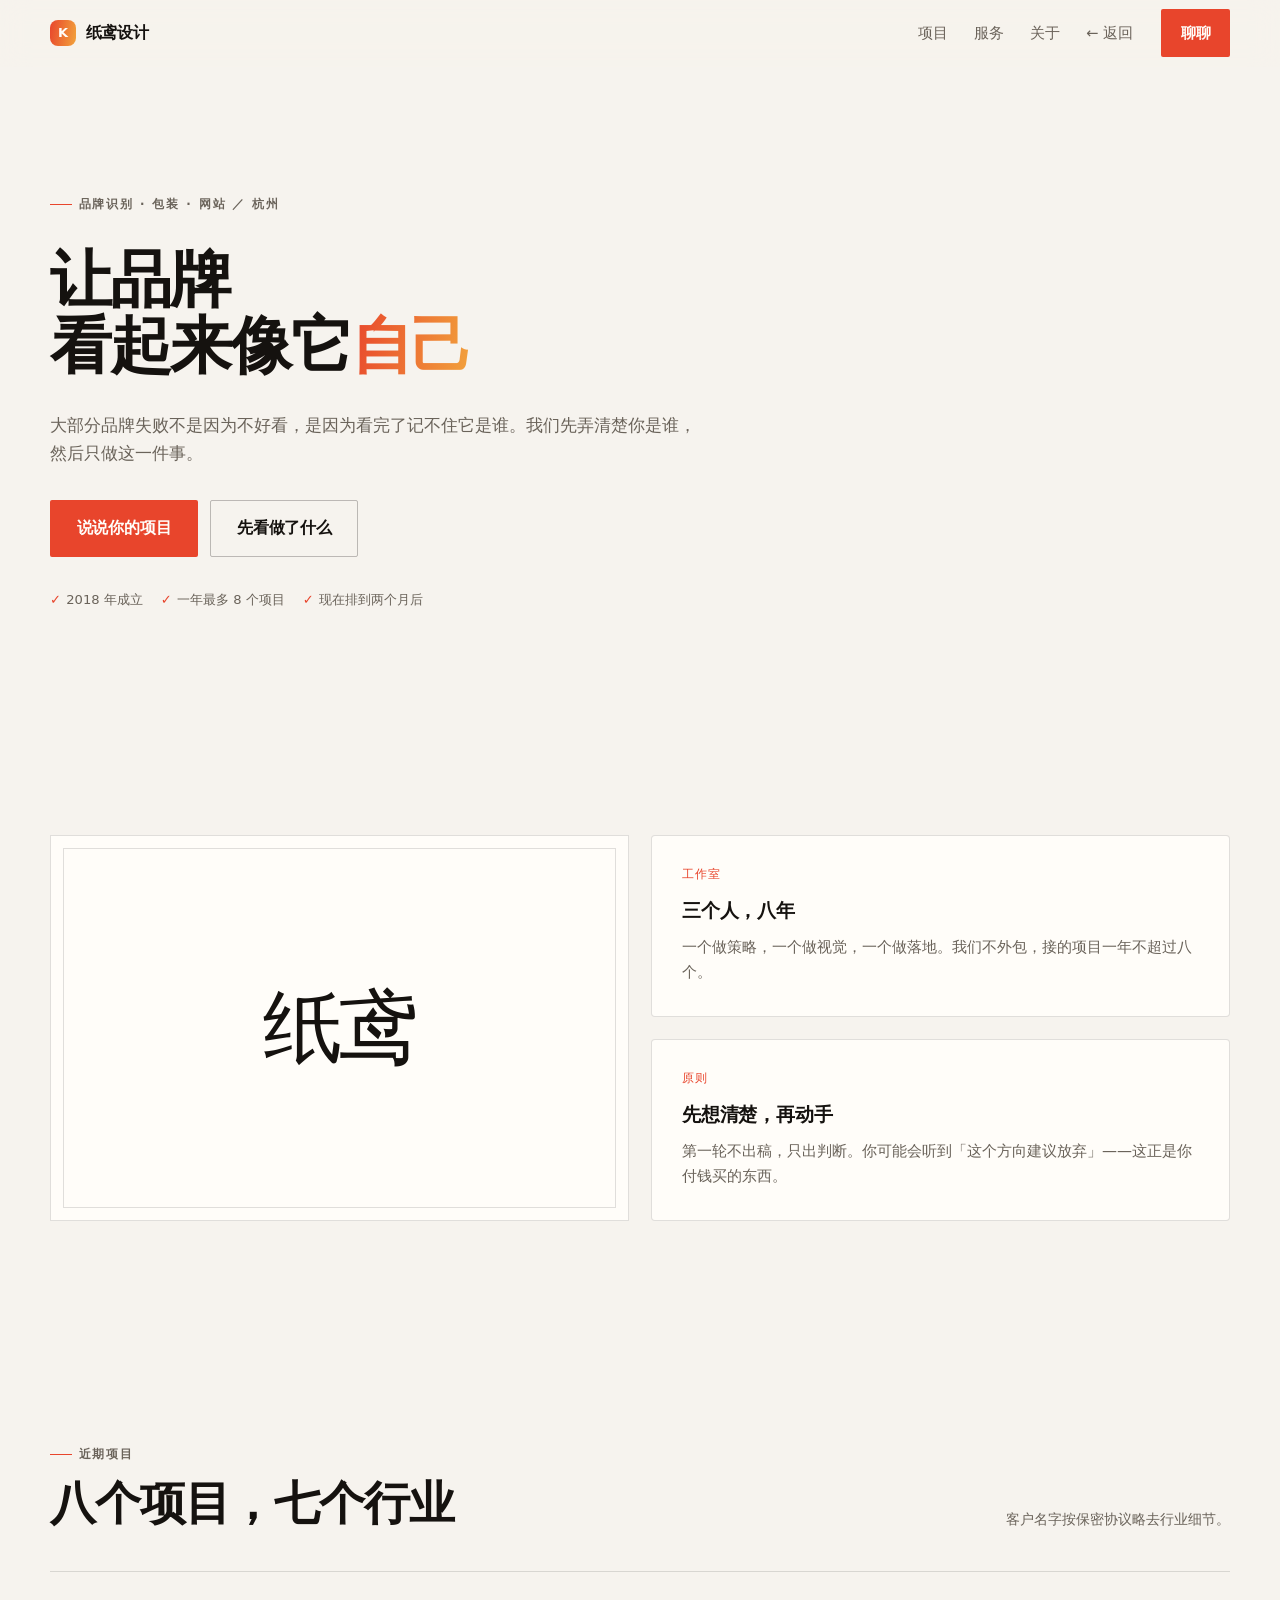
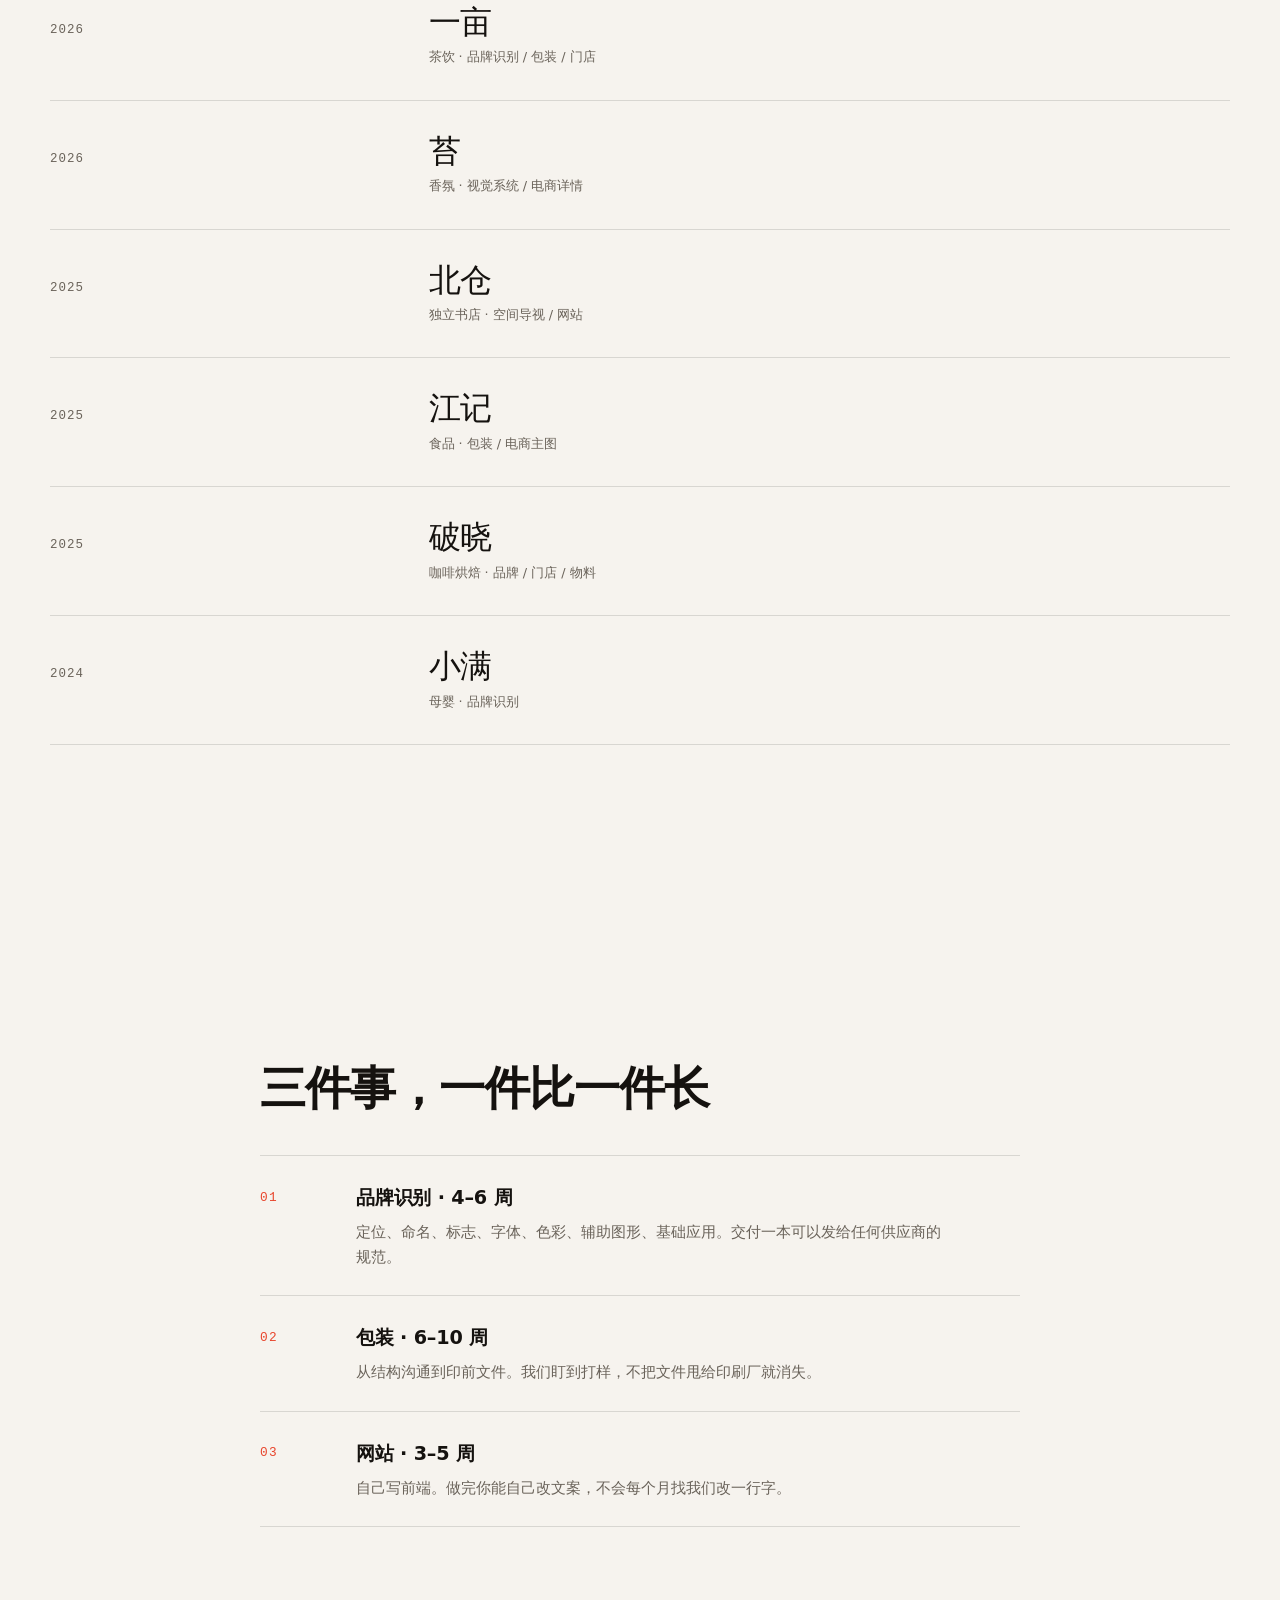
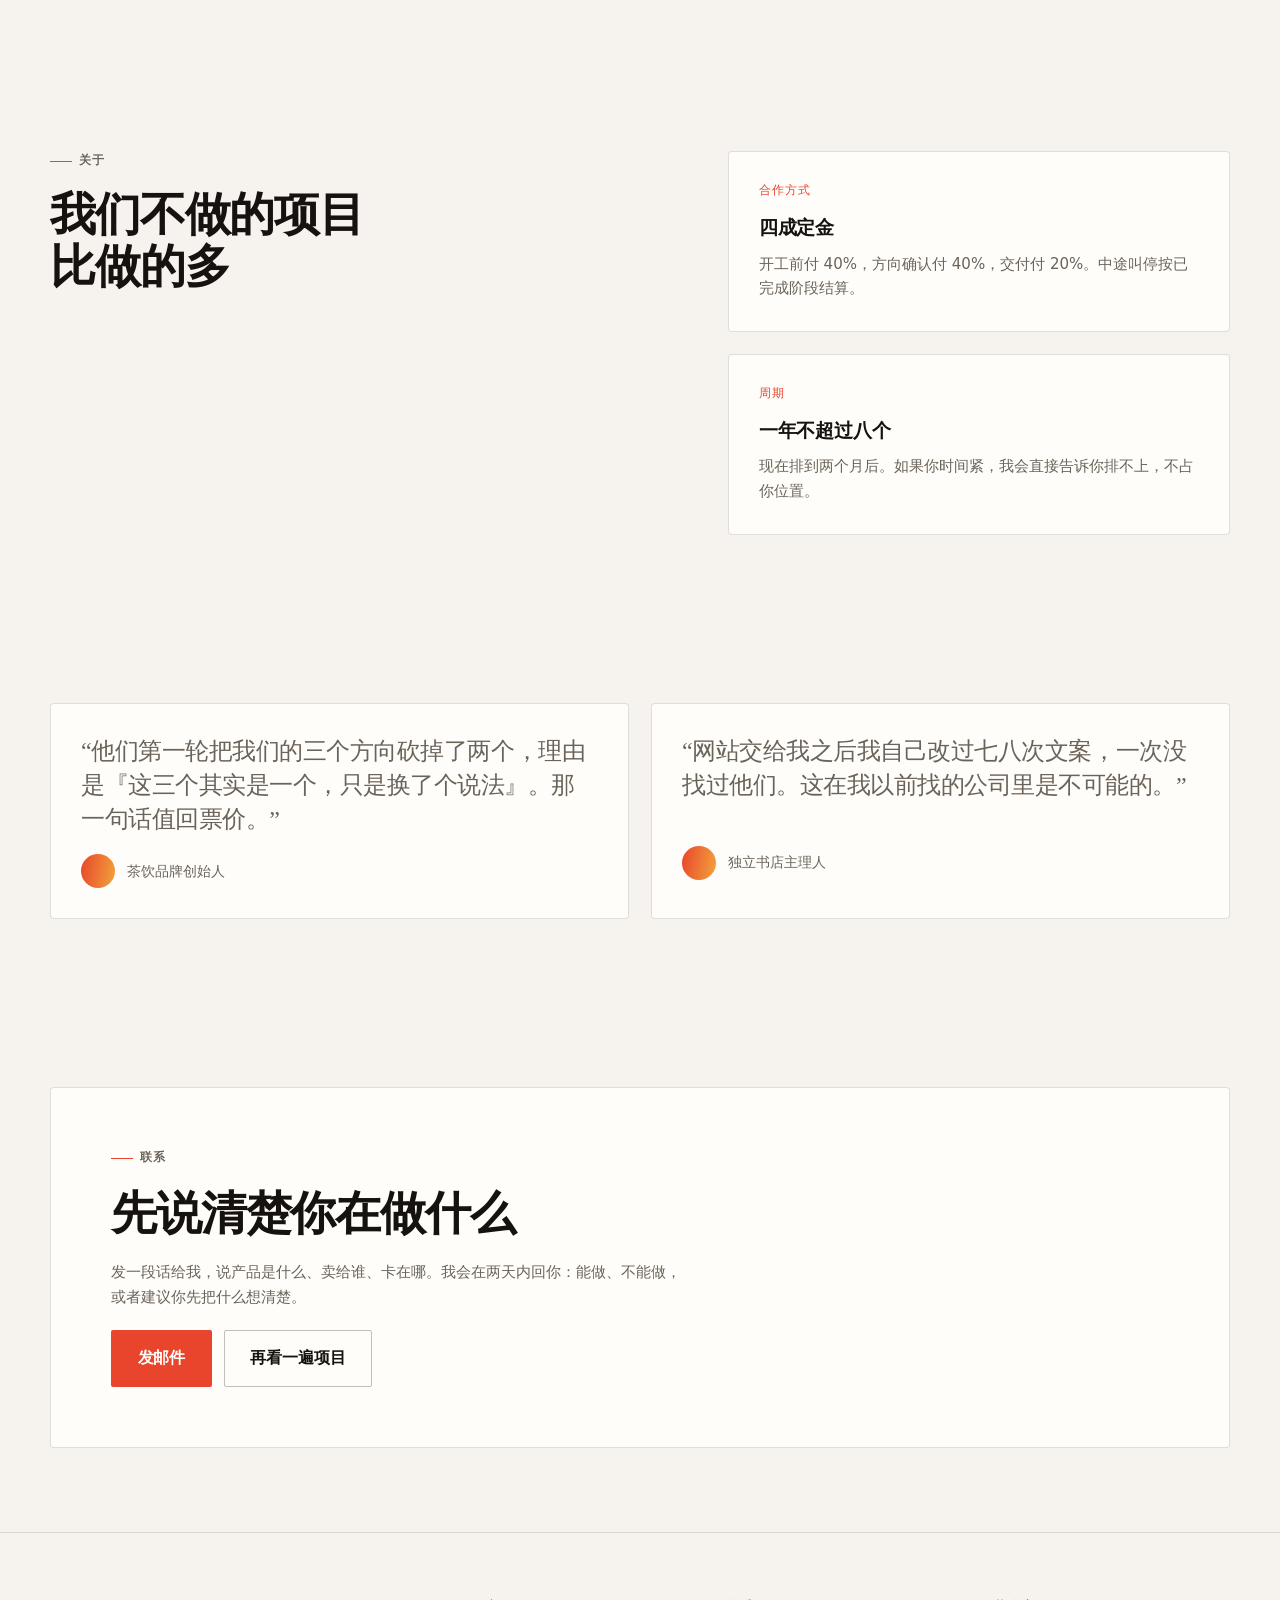
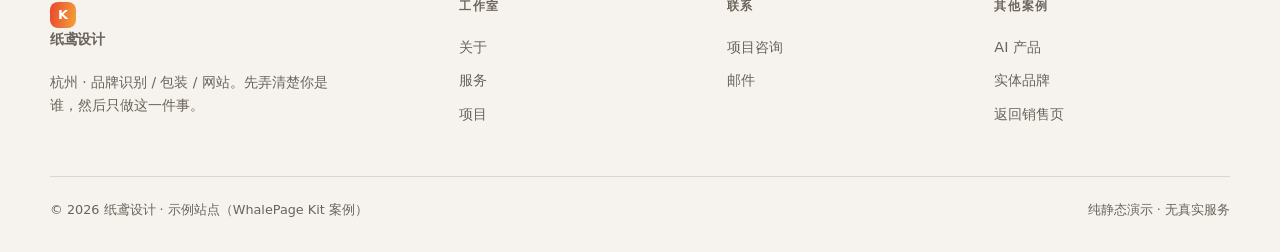
<file: demos/demo-studio.html>
<!DOCTYPE html>
<html lang="zh-CN" data-theme="studio">
<head>
<meta charset="UTF-8">
<meta name="viewport" content="width=device-width, initial-scale=1">
<title>纸鸢设计 — 让品牌看起来像它自己</title>
<meta name="description" content="纸鸢设计工作室：品牌识别、包装、网站。八个项目，七个行业，一个原则。">
<meta name="theme-color" content="#f6f3ee">
<link rel="stylesheet" href="../assets/kit.css">
<style>
  /* studio 风格专属：作品列表用纯排版 */
  .work-list { border-top: 1px solid var(--line); }
  .work-row {
    display: grid; grid-template-columns: 1fr 2.2fr auto; gap: clamp(16px, 3vw, 40px);
    align-items: baseline; padding-block: clamp(20px, 3vw, 32px);
    border-bottom: 1px solid var(--line); transition: padding-left .35s ease, background .35s;
  }
  .work-row:hover { padding-left: 14px; background: linear-gradient(90deg, color-mix(in srgb, var(--accent) 7%, transparent), transparent 60%); }
  .work-row .w-year { font-family: var(--font-mono); font-size: .78rem; color: var(--fg-muted); letter-spacing: .08em; }
  .work-row .w-title { font-family: var(--font-display); font-size: clamp(1.3rem, 2.6vw, 2rem); line-height: 1.15; letter-spacing: -.02em; }
  .work-row .w-tags { font-size: .8rem; color: var(--fg-muted); margin-top: 6px; }
  .work-row .w-arrow { font-size: 1.1rem; color: var(--accent); opacity: 0; transform: translateX(-6px); transition: opacity .3s, transform .3s; }
  .work-row:hover .w-arrow { opacity: 1; transform: none; }

  .plate {
    position: relative; border: 1px solid var(--line); background: var(--surface-solid);
    aspect-ratio: 3 / 2; display: grid; place-items: center; overflow: hidden;
  }
  .plate::before {
    content: ""; position: absolute; inset: 12px; border: 1px solid var(--line);
  }
  .plate-mark {
    font-family: var(--font-display); font-size: clamp(2.4rem, 7vw, 5rem);
    letter-spacing: -.04em; line-height: 1;
  }
  .about-grid { display: grid; grid-template-columns: 1.1fr .9fr; gap: clamp(28px, 5vw, 64px); align-items: start; }
  @media (max-width: 860px) {
    .work-row { grid-template-columns: auto 1fr; }
    .work-row .w-arrow { display: none; }
    .about-grid { grid-template-columns: 1fr; }
  }
</style>
</head>
<body>

<header class="site-header">
  <div class="wrap">
    <nav class="nav">
      <a class="logo" href="demo-studio.html"><span class="logo-mark">K</span>纸鸢设计</a>
      <div class="nav-links">
        <a href="#work">项目</a>
        <a href="#services">服务</a>
        <a href="#about">关于</a>
        <a href="../index.html">← 返回</a>
      </div>
      <div class="nav-cta">
        <a class="btn btn-primary" href="#contact">聊聊</a>
      </div>
      <button class="menu-btn" aria-label="打开菜单" aria-expanded="false"><span></span><span></span><span></span></button>
    </nav>
  </div>
</header>

<section class="hero">
  <div class="wrap">
    <div style="display:grid;gap:clamp(22px,3vw,32px);max-width:960px">
      <span class="eyebrow reveal">品牌识别 · 包装 · 网站 ／ 杭州</span>
      <h1 class="display reveal">让品牌<br>看起来像它<span class="grad-text">自己</span></h1>
      <p class="lead reveal">大部分品牌失败不是因为不好看，是因为看完了记不住它是谁。我们先弄清楚你是谁，然后只做这一件事。</p>
      <div class="hero-actions reveal">
        <a class="btn btn-primary btn-lg" href="#contact">说说你的项目</a>
        <a class="btn btn-ghost btn-lg" href="#work">先看做了什么</a>
      </div>
      <div class="hero-note reveal">
        <span>2018 年成立</span>
        <span>一年最多 8 个项目</span>
        <span>现在排到两个月后</span>
      </div>
    </div>
  </div>
</section>

<section class="section-tight">
  <div class="wrap">
    <div class="grid g-2">
      <div class="plate reveal"><div class="plate-mark">纸鸢</div></div>
      <div class="grid" style="gap:clamp(14px,2vw,22px)">
        <div class="card card-solid reveal">
          <div class="card-num">工作室</div>
          <h3 class="h3" style="margin-top:10px">三个人，八年</h3>
          <p>一个做策略，一个做视觉，一个做落地。我们不外包，接的项目一年不超过八个。</p>
        </div>
        <div class="card card-solid reveal">
          <div class="card-num">原则</div>
          <h3 class="h3" style="margin-top:10px">先想清楚，再动手</h3>
          <p>第一轮不出稿，只出判断。你可能会听到「这个方向建议放弃」——这正是你付钱买的东西。</p>
        </div>
      </div>
    </div>
  </div>
</section>

<section id="work">
  <div class="wrap">
    <div style="display:flex;justify-content:space-between;align-items:end;gap:24px;flex-wrap:wrap;margin-bottom:clamp(24px,4vw,40px)">
      <div style="display:grid;gap:14px">
        <span class="eyebrow reveal">近期项目</span>
        <h2 class="h2 reveal">八个项目，七个行业</h2>
      </div>
      <p class="small reveal" style="max-width:30ch">客户名字按保密协议略去行业细节。</p>
    </div>

    <div class="work-list">
      <div class="work-row reveal">
        <span class="w-year">2026</span>
        <div><div class="w-title">一亩</div><div class="w-tags">茶饮 · 品牌识别 / 包装 / 门店</div></div>
        <span class="w-arrow">→</span>
      </div>
      <div class="work-row reveal">
        <span class="w-year">2026</span>
        <div><div class="w-title">苔</div><div class="w-tags">香氛 · 视觉系统 / 电商详情</div></div>
        <span class="w-arrow">→</span>
      </div>
      <div class="work-row reveal">
        <span class="w-year">2025</span>
        <div><div class="w-title">北仓</div><div class="w-tags">独立书店 · 空间导视 / 网站</div></div>
        <span class="w-arrow">→</span>
      </div>
      <div class="work-row reveal">
        <span class="w-year">2025</span>
        <div><div class="w-title">江记</div><div class="w-tags">食品 · 包装 / 电商主图</div></div>
        <span class="w-arrow">→</span>
      </div>
      <div class="work-row reveal">
        <span class="w-year">2025</span>
        <div><div class="w-title">破晓</div><div class="w-tags">咖啡烘焙 · 品牌 / 门店 / 物料</div></div>
        <span class="w-arrow">→</span>
      </div>
      <div class="work-row reveal">
        <span class="w-year">2024</span>
        <div><div class="w-title">小满</div><div class="w-tags">母婴 · 品牌识别</div></div>
        <span class="w-arrow">→</span>
      </div>
    </div>
  </div>
</section>

<section id="services">
  <div class="wrap narrow">
    <div style="display:grid;gap:18px;margin-bottom:clamp(24px,4vw,40px)">
      <span class="eyebrow reveal">服务</span>
      <h2 class="h2 reveal">三件事，一件比一件长</h2>
    </div>
    <div class="steps">
      <div class="step reveal"><div class="step-body">
        <h3 class="h3">品牌识别 · 4–6 周</h3>
        <p>定位、命名、标志、字体、色彩、辅助图形、基础应用。交付一本可以发给任何供应商的规范。</p>
      </div></div>
      <div class="step reveal"><div class="step-body">
        <h3 class="h3">包装 · 6–10 周</h3>
        <p>从结构沟通到印前文件。我们盯到打样，不把文件甩给印刷厂就消失。</p>
      </div></div>
      <div class="step reveal"><div class="step-body">
        <h3 class="h3">网站 · 3–5 周</h3>
        <p>自己写前端。做完你能自己改文案，不会每个月找我们改一行字。</p>
      </div></div>
    </div>
  </div>
</section>

<section id="about" class="section-tight">
  <div class="wrap">
    <div class="about-grid">
      <div style="display:grid;gap:18px">
        <span class="eyebrow reveal">关于</span>
        <h2 class="h2 reveal">我们不做的项目<br>比做的多</h2>
        <p class="lead reveal">不接需要「先出三个方案看看」的活，不接要求「快要大牌的感觉」的活，不接三个月内要改三遍方向的活。不是清高，是这些项目最后双方都不好过。</p>
      </div>
      <div class="grid" style="gap:clamp(14px,2vw,22px)">
        <div class="card card-solid reveal">
          <div class="card-num">合作方式</div>
          <h3 class="h3" style="margin-top:10px">四成定金</h3>
          <p>开工前付 40%，方向确认付 40%，交付付 20%。中途叫停按已完成阶段结算。</p>
        </div>
        <div class="card card-solid reveal">
          <div class="card-num">周期</div>
          <h3 class="h3" style="margin-top:10px">一年不超过八个</h3>
          <p>现在排到两个月后。如果你时间紧，我会直接告诉你排不上，不占你位置。</p>
        </div>
      </div>
    </div>
  </div>
</section>

<section class="section-tight">
  <div class="wrap">
    <div class="grid g-2">
      <div class="card card-solid quote reveal">
        <p>“他们第一轮把我们的三个方向砍掉了两个，理由是『这三个其实是一个，只是换了个说法』。那一句话值回票价。”</p>
        <div class="quote-by"><span class="avatar"></span><span>茶饮品牌创始人</span></div>
      </div>
      <div class="card card-solid quote reveal">
        <p>“网站交给我之后我自己改过七八次文案，一次没找过他们。这在我以前找的公司里是不可能的。”</p>
        <div class="quote-by"><span class="avatar"></span><span>独立书店主理人</span></div>
      </div>
    </div>
  </div>
</section>

<section id="contact" class="section-tight">
  <div class="wrap">
    <div class="card card-solid reveal" style="padding:clamp(30px,5vw,60px)">
      <div style="display:grid;gap:20px;max-width:620px">
        <span class="eyebrow">联系</span>
        <h2 class="h2">先说清楚你在做什么</h2>
        <p class="lead">发一段话给我，说产品是什么、卖给谁、卡在哪。我会在两天内回你：能做、不能做，或者建议你先把什么想清楚。</p>
        <div class="hero-actions">
          <a class="btn btn-primary btn-lg" href="mailto:hi@paperkite.studio">发邮件</a>
          <a class="btn btn-ghost btn-lg" href="#work">再看一遍项目</a>
        </div>
      </div>
    </div>
  </div>
</section>

<footer class="site-footer">
  <div class="wrap">
    <div class="footer-grid">
      <div class="footer-col">
        <a class="logo" href="demo-studio.html" style="margin-bottom:14px"><span class="logo-mark">K</span>纸鸢设计</a>
        <p class="small" style="max-width:34ch">杭州 · 品牌识别 / 包装 / 网站。先弄清楚你是谁，然后只做这一件事。</p>
      </div>
      <div class="footer-col"><h4>工作室</h4><a href="#about">关于</a><a href="#services">服务</a><a href="#work">项目</a></div>
      <div class="footer-col"><h4>联系</h4><a href="#contact">项目咨询</a><a href="mailto:hi@paperkite.studio">邮件</a></div>
      <div class="footer-col"><h4>其他案例</h4><a href="demo-ai.html">AI 产品</a><a href="demo-shop.html">实体品牌</a><a href="../index.html">返回销售页</a></div>
    </div>
    <div class="footer-bottom">
      <span>© <span data-year>2026</span> 纸鸢设计 · 示例站点（WhalePage Kit 案例）</span>
      <span>纯静态演示 · 无真实服务</span>
    </div>
  </div>
</footer>

<script src="../assets/kit.js"></script>
</body>
</html>
</file>
<file: assets/kit.css>
/* WhalePage Kit v1.0 — 零依赖落地页设计系统
   3 套主题：ai / studio / shop
   换主题只改 <html data-theme="...">，所有颜色/圆角/字体/动效都走变量。 */

/* ---------- reset ---------- */
*, *::before, *::after { box-sizing: border-box; }
html { -webkit-text-size-adjust: 100%; scroll-behavior: smooth; }
body {
  margin: 0;
  background: var(--bg);
  color: var(--fg);
  font-family: var(--font-body);
  font-size: 16px;
  line-height: 1.65;
  -webkit-font-smoothing: antialiased;
  text-rendering: optimizeLegibility;
  overflow-x: hidden;
}
img, svg { max-width: 100%; display: block; }
a { color: inherit; text-decoration: none; }
button { font: inherit; color: inherit; background: none; border: 0; cursor: pointer; }
h1, h2, h3, h4, p, ul, ol, dl, dd, blockquote { margin: 0; }
ul, ol { padding: 0; list-style: none; }
::selection { background: var(--accent); color: var(--accent-fg); }

/* ---------- tokens（默认 = ai 主题） ---------- */
:root {
  --font-body: "Inter", ui-sans-serif, system-ui, -apple-system, "Segoe UI",
               "PingFang SC", "Hiragino Sans GB", "Microsoft YaHei", sans-serif;
  --font-display: var(--font-body);
  --font-mono: ui-monospace, SFMono-Regular, "SF Mono", Menlo, Consolas, monospace;

  --bg: #07080c;
  --bg-2: #0c0e15;
  --surface: rgba(255, 255, 255, .035);
  --surface-solid: #11131c;
  --line: rgba(255, 255, 255, .10);
  --line-strong: rgba(255, 255, 255, .18);
  --fg: #f2f3f7;
  --fg-muted: #9aa0b4;
  --accent: #7c5cff;
  --accent-2: #22d3ee;
  --accent-fg: #06070b;
  --grad: linear-gradient(100deg, var(--accent) 0%, var(--accent-2) 100%);

  --radius: 18px;
  --radius-sm: 12px;
  --radius-lg: 28px;
  --gutter: clamp(20px, 5vw, 40px);
  --section: clamp(72px, 11vw, 140px);
  --maxw: 1180px;

  --shadow-2: 0 24px 70px -30px rgba(0, 0, 0, .75);
  --glow: radial-gradient(600px 400px at 50% 0%, color-mix(in srgb, var(--accent) 28%, transparent), transparent 70%);
}

/* 亮色编辑风 */
[data-theme="studio"] {
  --bg: #f6f3ee;
  --bg-2: #efebe3;
  --surface: rgba(20, 18, 16, .035);
  --surface-solid: #fffdf9;
  --line: rgba(20, 18, 16, .13);
  --line-strong: rgba(20, 18, 16, .26);
  --fg: #15120f;
  --fg-muted: #6a635a;
  --accent: #e8452c;
  --accent-2: #1d4ed8;
  --accent-fg: #fffdf9;
  --grad: linear-gradient(100deg, #e8452c 0%, #f2a33c 100%);
  --font-display: Georgia, "Times New Roman", "Songti SC", "Noto Serif SC", serif;
  --radius: 4px;
  --radius-sm: 2px;
  --radius-lg: 6px;
  --shadow-2: 0 30px 60px -40px rgba(20, 18, 16, .5);
  --glow: none;
}

/* 强对比产品风 */
[data-theme="shop"] {
  --bg: #0b0b0b;
  --bg-2: #111111;
  --surface: rgba(255, 255, 255, .05);
  --surface-solid: #171717;
  --line: rgba(255, 255, 255, .12);
  --line-strong: rgba(255, 255, 255, .22);
  --fg: #f5f2ea;
  --fg-muted: #9c968a;
  --accent: #d7ff3e;
  --accent-2: #f5f2ea;
  --accent-fg: #0b0b0b;
  --grad: linear-gradient(100deg, #d7ff3e 0%, #a8f000 100%);
  --radius: 10px;
  --radius-sm: 8px;
  --radius-lg: 14px;
  --glow: radial-gradient(700px 500px at 50% -10%, rgba(215, 255, 62, .16), transparent 70%);
}

/* ---------- layout ---------- */
.wrap { width: min(var(--maxw), 100% - var(--gutter) * 2); margin-inline: auto; }
.narrow { width: min(760px, 100% - var(--gutter) * 2); margin-inline: auto; }
section { padding-block: var(--section); position: relative; }
.section-tight { padding-block: clamp(48px, 7vw, 84px); }

/* ---------- typography ---------- */
.display {
  font-family: var(--font-display);
  font-size: clamp(2.1rem, 5vw, 3.9rem);
  line-height: 1.06;
  letter-spacing: -.03em;
  font-weight: 700;
  text-wrap: balance;
}
.h2 {
  font-family: var(--font-display);
  font-size: clamp(1.75rem, 3.6vw, 2.9rem);
  line-height: 1.14;
  letter-spacing: -.025em;
  font-weight: 700;
  text-wrap: balance;
}
.h3 { font-size: clamp(1.05rem, 1.6vw, 1.2rem); font-weight: 650; letter-spacing: -.01em; }
.lead { font-size: clamp(1rem, 1.35vw, 1.18rem); color: var(--fg-muted); max-width: 60ch; }
.small { font-size: .86rem; color: var(--fg-muted); }
.eyebrow {
  display: inline-flex; align-items: center; gap: .55em;
  font-size: .74rem; letter-spacing: .16em; text-transform: uppercase;
  font-weight: 650; color: var(--fg-muted);
}
.eyebrow::before { content: ""; width: 22px; height: 1px; background: var(--accent); flex: none; }
.grad-text {
  background: var(--grad); -webkit-background-clip: text; background-clip: text;
  -webkit-text-fill-color: transparent; color: transparent;
}

/* ---------- 背景装饰 ---------- */
.glow-top::before {
  content: ""; position: absolute; inset: -20% 0 auto 0; height: 70%;
  background: var(--glow); pointer-events: none; z-index: 0;
}
.grain::after {
  content: ""; position: fixed; inset: 0; pointer-events: none; z-index: 9999;
  opacity: .035; mix-blend-mode: overlay;
  background-image: url("data:image/svg+xml,%3Csvg xmlns='http://www.w3.org/2000/svg' width='140' height='140'%3E%3Cfilter id='n'%3E%3CfeTurbulence type='fractalNoise' baseFrequency='.85' numOctaves='3'/%3E%3C/filter%3E%3Crect width='140' height='140' filter='url(%23n)'/%3E%3C/svg%3E");
}
.spotlight::after {
  content: ""; position: fixed; inset: 0; pointer-events: none; z-index: 1;
  background: radial-gradient(420px circle at var(--mx, 50%) var(--my, 0%),
              color-mix(in srgb, var(--accent) 13%, transparent), transparent 65%);
  opacity: 0; transition: opacity .5s ease;
}
.spotlight.on::after { opacity: 1; }

/* ---------- header ---------- */
.site-header {
  position: sticky; top: 0; z-index: 100;
  backdrop-filter: blur(14px) saturate(1.4);
  -webkit-backdrop-filter: blur(14px) saturate(1.4);
  background: color-mix(in srgb, var(--bg) 78%, transparent);
  border-bottom: 1px solid transparent;
  transition: border-color .3s ease;
}
.site-header.stuck { border-bottom-color: var(--line); }
.nav { display: flex; align-items: center; gap: 28px; height: 66px; }
.logo { display: flex; align-items: center; gap: .6rem; font-weight: 700; letter-spacing: -.02em; }
.logo-mark {
  width: 26px; height: 26px; border-radius: 8px; background: var(--grad);
  display: grid; place-items: center; color: var(--accent-fg);
  font-size: 13px; font-weight: 800; flex: none;
}
.nav-links { display: flex; gap: 26px; margin-left: auto; font-size: .92rem; }
.nav-links a { color: var(--fg-muted); transition: color .2s; }
.nav-links a:hover { color: var(--fg); }
.nav-cta { display: flex; gap: 10px; align-items: center; }
.menu-btn { display: none; margin-left: auto; width: 40px; height: 40px; border: 1px solid var(--line); border-radius: 10px; }
.menu-btn span { display: block; width: 16px; height: 1.5px; background: var(--fg); margin: 3.5px auto; transition: transform .25s, opacity .25s; }

/* ---------- buttons ---------- */
.btn {
  --pad: 0.72em 1.25em;
  display: inline-flex; align-items: center; justify-content: center; gap: .5em;
  padding: var(--pad); border-radius: 999px; font-weight: 650; font-size: .93rem;
  letter-spacing: -.01em; border: 1px solid transparent; white-space: nowrap;
  transition: transform .18s cubic-bezier(.2,.9,.3,1.2), box-shadow .25s, background .25s, border-color .25s, color .25s;
}
[data-theme="studio"] .btn { border-radius: 2px; }
.btn:active { transform: translateY(1px) scale(.99); }
.btn-primary {
  background: var(--grad); color: var(--accent-fg);
  box-shadow: 0 10px 30px -12px color-mix(in srgb, var(--accent) 70%, transparent);
}
.btn-primary:hover { box-shadow: 0 16px 44px -14px color-mix(in srgb, var(--accent) 85%, transparent); transform: translateY(-1px); }
.btn-ghost { border-color: var(--line-strong); color: var(--fg); }
.btn-ghost:hover { border-color: var(--fg); background: var(--surface); }
.btn-lg { --pad: 0.9em 1.6em; font-size: 1rem; }
[data-theme="studio"] .btn-primary { background: var(--accent); box-shadow: none; }
[data-theme="studio"] .btn-primary:hover { background: #c9381f; box-shadow: none; transform: none; }

/* ---------- hero ---------- */
.hero { padding-block: clamp(64px, 10vw, 128px) var(--section); overflow: hidden; }
.hero-grid {
  display: grid; grid-template-columns: minmax(0, 1.18fr) minmax(0, .82fr);
  gap: clamp(32px, 5vw, 64px); align-items: center;
}
.hero-copy { position: relative; z-index: 2; display: grid; gap: 26px; justify-items: start; }
.hero-actions { display: flex; gap: 12px; flex-wrap: wrap; align-items: center; }
.hero-note { display: flex; gap: 18px; flex-wrap: wrap; font-size: .82rem; color: var(--fg-muted); }
.hero-note span { display: inline-flex; align-items: center; gap: .4em; }
.hero-note span::before { content: "✓"; color: var(--accent); font-weight: 800; }
.hero-art { position: relative; z-index: 1; }

/* 玻璃卡片堆叠 */
.stack { position: relative; aspect-ratio: 4 / 3.4; }
.stack-card {
  position: absolute; border-radius: var(--radius); border: 1px solid var(--line);
  background: linear-gradient(160deg, color-mix(in srgb, var(--surface-solid) 92%, transparent), color-mix(in srgb, var(--surface-solid) 70%, transparent));
  box-shadow: var(--shadow-2); overflow: hidden;
}
.stack-card:nth-child(1) { inset: 0 18% 26% 0; transform: rotate(-3deg); }
.stack-card:nth-child(2) { inset: 12% 0 14% 24%; transform: rotate(2.4deg); }
.stack-card:nth-child(3) { inset: 46% 26% 0 8%; transform: rotate(-1.2deg); }
.stack-inner { padding: 16px; display: grid; gap: 10px; height: 100%; align-content: start; }
.mock-row { height: 9px; border-radius: 99px; background: var(--line); }
.mock-row.w-70 { width: 70%; } .mock-row.w-45 { width: 45%; } .mock-row.w-88 { width: 88%; }
.mock-chip { height: 26px; border-radius: 8px; background: color-mix(in srgb, var(--accent) 22%, transparent); border: 1px solid color-mix(in srgb, var(--accent) 35%, transparent); }
.mock-block { height: 74px; border-radius: 10px; background: var(--surface); border: 1px solid var(--line); }
.mock-grid { display: grid; grid-template-columns: 1fr 1fr; gap: 8px; }

/* ---------- marquee ---------- */
.marquee { overflow: hidden; border-block: 1px solid var(--line); padding-block: 16px; }
.marquee-track { display: flex; gap: 48px; width: max-content; animation: slide 28s linear infinite; }
.marquee:hover .marquee-track { animation-play-state: paused; }
.marquee-item { display: flex; align-items: center; gap: 12px; font-size: .82rem; letter-spacing: .1em; text-transform: uppercase; color: var(--fg-muted); }
.marquee-item::after { content: "✳"; color: var(--accent); }
@keyframes slide { to { transform: translateX(-50%); } }

/* ---------- grids & cards ---------- */
.grid { display: grid; gap: clamp(14px, 2vw, 22px); }
.g-2 { grid-template-columns: repeat(2, minmax(0, 1fr)); }
.g-3 { grid-template-columns: repeat(3, minmax(0, 1fr)); }
.g-4 { grid-template-columns: repeat(4, minmax(0, 1fr)); }

.card {
  position: relative; padding: clamp(20px, 2.6vw, 30px);
  border: 1px solid var(--line); border-radius: var(--radius);
  background: var(--surface); overflow: hidden;
  transition: border-color .3s, transform .3s, background .3s;
}
.card:hover { border-color: var(--line-strong); transform: translateY(-3px); }
.card-solid { background: var(--surface-solid); }
.card-num { font-family: var(--font-mono); font-size: .74rem; color: var(--accent); letter-spacing: .08em; }
.card h3 { margin-block: 14px 8px; }
.card p { color: var(--fg-muted); font-size: .94rem; }
.card-icon {
  width: 38px; height: 38px; border-radius: 11px; display: grid; place-items: center;
  background: color-mix(in srgb, var(--accent) 16%, transparent);
  border: 1px solid color-mix(in srgb, var(--accent) 30%, transparent);
  color: var(--accent); font-size: 17px;
}
[data-theme="studio"] .card-icon { border-radius: 2px; }

/* bento */
.bento { display: grid; grid-template-columns: repeat(4, 1fr); gap: clamp(14px, 2vw, 22px); }
.bento > * { min-height: 190px; }
.b-span-2 { grid-column: span 2; }
.b-span-3 { grid-column: span 3; }
.b-row-2 { grid-row: span 2; }
.b-feature {
  display: grid; align-content: space-between; gap: 20px;
  background:
    radial-gradient(120% 120% at 0% 0%, color-mix(in srgb, var(--accent) 16%, transparent), transparent 60%),
    var(--surface);
}

/* stats */
.stats { display: grid; grid-template-columns: repeat(4, 1fr); gap: clamp(12px, 2vw, 24px); }
.stat-value { font-family: var(--font-display); font-size: clamp(1.9rem, 4vw, 3rem); font-weight: 750; letter-spacing: -.04em; line-height: 1; }
.stat-label { font-size: .8rem; color: var(--fg-muted); margin-top: 8px; }

/* steps */
.steps { display: grid; gap: 0; counter-reset: step; }
.step { display: grid; grid-template-columns: 64px 1fr; gap: clamp(14px, 3vw, 32px); padding-block: 26px; border-top: 1px solid var(--line); }
.step:last-child { border-bottom: 1px solid var(--line); }
.step::before {
  counter-increment: step; content: "0" counter(step);
  font-family: var(--font-mono); font-size: .8rem; color: var(--accent);
  letter-spacing: .1em; padding-top: .35em;
}
.step-body { display: grid; gap: 6px; }
.step-body p { color: var(--fg-muted); font-size: .94rem; max-width: 62ch; }

/* pricing */
.pricing { display: grid; grid-template-columns: repeat(3, 1fr); gap: clamp(14px, 2vw, 20px); align-items: start; }
.plan { display: grid; gap: 18px; padding: clamp(22px, 3vw, 34px); border: 1px solid var(--line); border-radius: var(--radius); background: var(--surface); position: relative; }
.plan.featured {
  border-color: color-mix(in srgb, var(--accent) 55%, transparent);
  background: linear-gradient(180deg, color-mix(in srgb, var(--accent) 10%, transparent), transparent 55%), var(--surface-solid);
  box-shadow: 0 30px 70px -40px color-mix(in srgb, var(--accent) 70%, transparent);
}
.plan-name { font-weight: 650; letter-spacing: -.02em; }
.plan-price { font-family: var(--font-display); font-size: clamp(1.9rem, 3.4vw, 2.6rem); font-weight: 750; letter-spacing: -.04em; line-height: 1; }
.plan-price small { font-size: .78rem; font-weight: 500; color: var(--fg-muted); letter-spacing: 0; }
.plan-list { display: grid; gap: 10px; font-size: .92rem; }
.plan-list li { display: grid; grid-template-columns: 18px 1fr; gap: 8px; color: var(--fg-muted); }
.plan-list li::before { content: "→"; color: var(--accent); }
.badge {
  display: inline-flex; align-items: center; gap: .4em; padding: .28em .7em;
  border-radius: 99px; font-size: .7rem; font-weight: 700; letter-spacing: .06em;
  background: color-mix(in srgb, var(--accent) 18%, transparent);
  border: 1px solid color-mix(in srgb, var(--accent) 40%, transparent);
  color: var(--accent); text-transform: uppercase;
}

/* faq */
.faq { display: grid; gap: 0; border-top: 1px solid var(--line); }
.faq details { border-bottom: 1px solid var(--line); }
.faq summary {
  cursor: pointer; list-style: none; padding-block: 20px;
  display: flex; justify-content: space-between; gap: 20px; align-items: center;
  font-weight: 600; letter-spacing: -.01em;
}
.faq summary::-webkit-details-marker { display: none; }
.faq summary::after { content: "+"; color: var(--accent); font-size: 1.2rem; transition: transform .25s; }
.faq details[open] summary::after { transform: rotate(45deg); }
.faq .faq-body { padding-bottom: 20px; color: var(--fg-muted); font-size: .94rem; max-width: 70ch; }

/* cta band */
.cta-band {
  position: relative; overflow: hidden; border-radius: var(--radius-lg);
  padding: clamp(34px, 6vw, 68px); text-align: center;
  border: 1px solid var(--line);
  background:
    radial-gradient(90% 120% at 50% 0%, color-mix(in srgb, var(--accent) 22%, transparent), transparent 62%),
    var(--surface-solid);
  display: grid; gap: 20px; justify-items: center;
}

/* quote */
.quote { display: grid; gap: 18px; }
.quote p { font-family: var(--font-display); font-size: clamp(1.15rem, 2vw, 1.5rem); line-height: 1.42; letter-spacing: -.02em; }
.quote-by { display: flex; align-items: center; gap: 12px; font-size: .86rem; color: var(--fg-muted); }
.avatar { width: 34px; height: 34px; border-radius: 50%; background: var(--grad); flex: none; }

/* ---------- footer ---------- */
.site-footer { border-top: 1px solid var(--line); padding-block: clamp(40px, 6vw, 64px) 32px; }
.footer-grid { display: grid; grid-template-columns: 1.6fr repeat(3, 1fr); gap: 32px; }
.footer-col h4 { font-size: .74rem; letter-spacing: .14em; text-transform: uppercase; color: var(--fg-muted); margin-bottom: 14px; }
.footer-col a { display: block; padding-block: 5px; font-size: .9rem; color: var(--fg-muted); }
.footer-col a:hover { color: var(--fg); }
.footer-bottom { display: flex; justify-content: space-between; gap: 16px; flex-wrap: wrap; margin-top: 44px; padding-top: 22px; border-top: 1px solid var(--line); font-size: .8rem; color: var(--fg-muted); }

/* ---------- reveal（仅 JS 可用时隐藏） ---------- */
.js .reveal { opacity: 0; transform: translateY(18px); transition: opacity .7s cubic-bezier(.22,.9,.28,1), transform .7s cubic-bezier(.22,.9,.28,1); transition-delay: calc(var(--i, 0) * 70ms); }
.js .reveal.in { opacity: 1; transform: none; }

/* ---------- 响应式 ---------- */
@media (max-width: 980px) {
  .hero-grid { grid-template-columns: 1fr; }
  .hero-art { order: -1; max-width: 460px; }
  .stack { aspect-ratio: 16 / 11; }
  .bento { grid-template-columns: repeat(2, 1fr); }
  .b-span-3 { grid-column: span 2; }
  .b-row-2 { grid-row: span 1; }
  .g-4, .stats { grid-template-columns: repeat(2, 1fr); }
  .pricing { grid-template-columns: 1fr; }
  .footer-grid { grid-template-columns: 1fr 1fr; }
  .nav-links { display: none; }
  .menu-btn { display: block; }
  .nav-cta .btn-ghost { display: none; }
  .nav.open .nav-links {
    display: grid; position: absolute; top: 66px; left: 0; right: 0;
    padding: 20px var(--gutter) 28px; gap: 16px; margin: 0;
    background: var(--bg-2); border-bottom: 1px solid var(--line);
  }
  .nav.open .menu-btn span:nth-child(1) { transform: translateY(5px) rotate(45deg); }
  .nav.open .menu-btn span:nth-child(2) { opacity: 0; }
  .nav.open .menu-btn span:nth-child(3) { transform: translateY(-5px) rotate(-45deg); }
}
@media (max-width: 640px) {
  .g-2, .g-3, .g-4, .stats { grid-template-columns: 1fr; }
  .bento { grid-template-columns: 1fr; }
  .b-span-2, .b-span-3 { grid-column: span 1; }
  .step { grid-template-columns: 1fr; gap: 8px; }
  .footer-grid { grid-template-columns: 1fr; }
  .hero-actions .btn { width: 100%; }
}

/* ---------- 无障碍 ---------- */
:focus-visible { outline: 2px solid var(--accent); outline-offset: 3px; border-radius: 4px; }
@media (prefers-reduced-motion: reduce) {
  html { scroll-behavior: auto; }
  *, *::before, *::after { animation-duration: .01ms !important; animation-iteration-count: 1 !important; transition-duration: .01ms !important; }
  .js .reveal { opacity: 1; transform: none; }
}

/* ---------- 静态快照模式：?static 时禁用入场动画（截图 / 打印 / 爬虫快照用） ---------- */
html.no-reveal .reveal { opacity: 1 !important; transform: none !important; transition: none !important; }
html.no-reveal .marquee-track { animation: none !important; }
@media print {
  .reveal { opacity: 1 !important; transform: none !important; }
  .site-header { position: static !important; }
}
</file>
